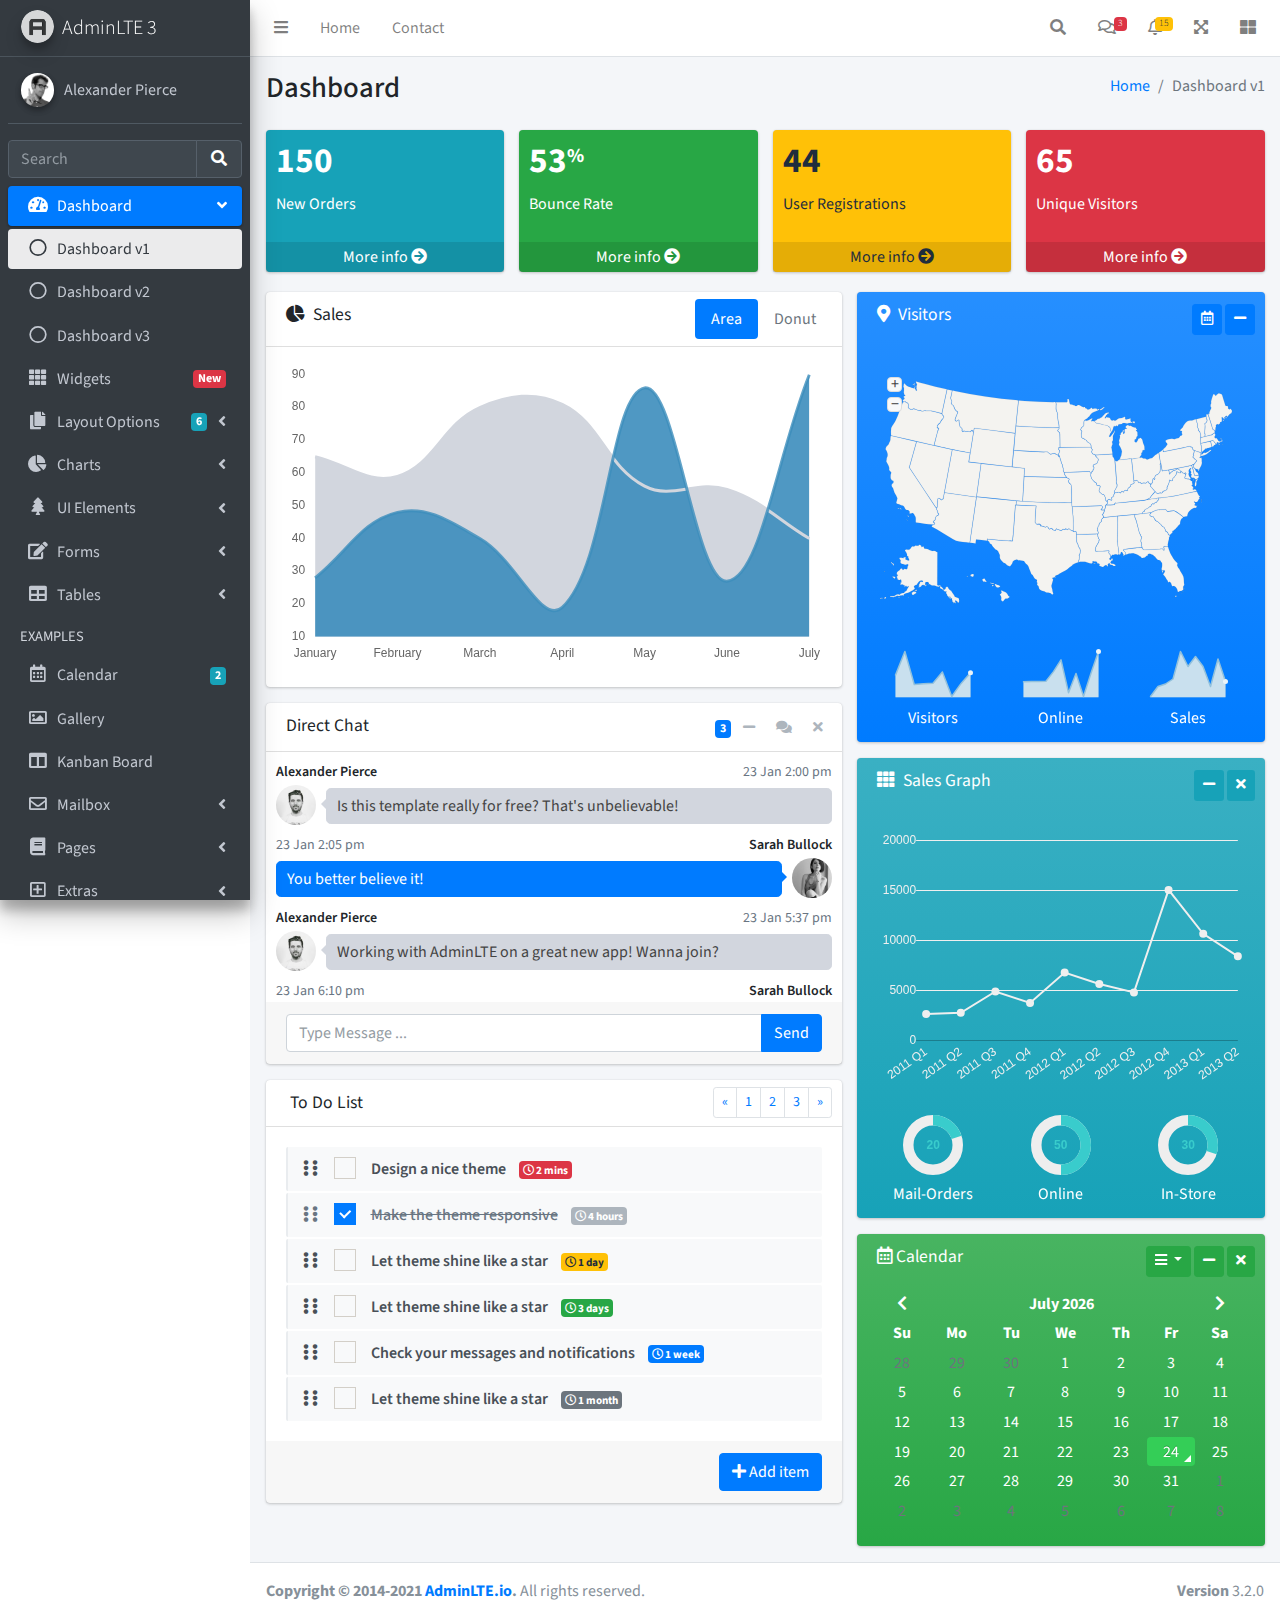
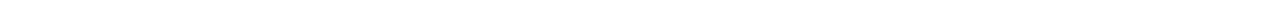
<file: public/templeates/AdminLTE-3.2.0/index.html>
<!DOCTYPE html>
<html lang="en">
<head>
  <meta charset="utf-8">
  <meta name="viewport" content="width=device-width, initial-scale=1">
  <title>AdminLTE 3 | Dashboard</title>

  <!-- Google Font: Source Sans Pro -->
  <link rel="stylesheet" href="https://fonts.googleapis.com/css?family=Source+Sans+Pro:300,400,400i,700&display=fallback">
  <!-- Font Awesome -->
  <link rel="stylesheet" href="plugins/fontawesome-free/css/all.min.css">
  <!-- Ionicons -->
  <link rel="stylesheet" href="https://code.ionicframework.com/ionicons/2.0.1/css/ionicons.min.css">
  <!-- Tempusdominus Bootstrap 4 -->
  <link rel="stylesheet" href="plugins/tempusdominus-bootstrap-4/css/tempusdominus-bootstrap-4.min.css">
  <!-- iCheck -->
  <link rel="stylesheet" href="plugins/icheck-bootstrap/icheck-bootstrap.min.css">
  <!-- JQVMap -->
  <link rel="stylesheet" href="plugins/jqvmap/jqvmap.min.css">
  <!-- Theme style -->
  <link rel="stylesheet" href="dist/css/adminlte.min.css">
  <!-- overlayScrollbars -->
  <link rel="stylesheet" href="plugins/overlayScrollbars/css/OverlayScrollbars.min.css">
  <!-- Daterange picker -->
  <link rel="stylesheet" href="plugins/daterangepicker/daterangepicker.css">
  <!-- summernote -->
  <link rel="stylesheet" href="plugins/summernote/summernote-bs4.min.css">
</head>
<body class="hold-transition sidebar-mini layout-fixed">
<div class="wrapper">

  <!-- Preloader -->
  <div class="preloader flex-column justify-content-center align-items-center">
    <img class="animation__shake" src="dist/img/AdminLTELogo.png" alt="AdminLTELogo" height="60" width="60">
  </div>

  <!-- Navbar -->
  <nav class="main-header navbar navbar-expand navbar-white navbar-light">
    <!-- Left navbar links -->
    <ul class="navbar-nav">
      <li class="nav-item">
        <a class="nav-link" data-widget="pushmenu" href="#" role="button"><i class="fas fa-bars"></i></a>
      </li>
      <li class="nav-item d-none d-sm-inline-block">
        <a href="index3.html" class="nav-link">Home</a>
      </li>
      <li class="nav-item d-none d-sm-inline-block">
        <a href="#" class="nav-link">Contact</a>
      </li>
    </ul>

    <!-- Right navbar links -->
    <ul class="navbar-nav ml-auto">
      <!-- Navbar Search -->
      <li class="nav-item">
        <a class="nav-link" data-widget="navbar-search" href="#" role="button">
          <i class="fas fa-search"></i>
        </a>
        <div class="navbar-search-block">
          <form class="form-inline">
            <div class="input-group input-group-sm">
              <input class="form-control form-control-navbar" type="search" placeholder="Search" aria-label="Search">
              <div class="input-group-append">
                <button class="btn btn-navbar" type="submit">
                  <i class="fas fa-search"></i>
                </button>
                <button class="btn btn-navbar" type="button" data-widget="navbar-search">
                  <i class="fas fa-times"></i>
                </button>
              </div>
            </div>
          </form>
        </div>
      </li>

      <!-- Messages Dropdown Menu -->
      <li class="nav-item dropdown">
        <a class="nav-link" data-toggle="dropdown" href="#">
          <i class="far fa-comments"></i>
          <span class="badge badge-danger navbar-badge">3</span>
        </a>
        <div class="dropdown-menu dropdown-menu-lg dropdown-menu-right">
          <a href="#" class="dropdown-item">
            <!-- Message Start -->
            <div class="media">
              <img src="dist/img/user1-128x128.jpg" alt="User Avatar" class="img-size-50 mr-3 img-circle">
              <div class="media-body">
                <h3 class="dropdown-item-title">
                  Brad Diesel
                  <span class="float-right text-sm text-danger"><i class="fas fa-star"></i></span>
                </h3>
                <p class="text-sm">Call me whenever you can...</p>
                <p class="text-sm text-muted"><i class="far fa-clock mr-1"></i> 4 Hours Ago</p>
              </div>
            </div>
            <!-- Message End -->
          </a>
          <div class="dropdown-divider"></div>
          <a href="#" class="dropdown-item">
            <!-- Message Start -->
            <div class="media">
              <img src="dist/img/user8-128x128.jpg" alt="User Avatar" class="img-size-50 img-circle mr-3">
              <div class="media-body">
                <h3 class="dropdown-item-title">
                  John Pierce
                  <span class="float-right text-sm text-muted"><i class="fas fa-star"></i></span>
                </h3>
                <p class="text-sm">I got your message bro</p>
                <p class="text-sm text-muted"><i class="far fa-clock mr-1"></i> 4 Hours Ago</p>
              </div>
            </div>
            <!-- Message End -->
          </a>
          <div class="dropdown-divider"></div>
          <a href="#" class="dropdown-item">
            <!-- Message Start -->
            <div class="media">
              <img src="dist/img/user3-128x128.jpg" alt="User Avatar" class="img-size-50 img-circle mr-3">
              <div class="media-body">
                <h3 class="dropdown-item-title">
                  Nora Silvester
                  <span class="float-right text-sm text-warning"><i class="fas fa-star"></i></span>
                </h3>
                <p class="text-sm">The subject goes here</p>
                <p class="text-sm text-muted"><i class="far fa-clock mr-1"></i> 4 Hours Ago</p>
              </div>
            </div>
            <!-- Message End -->
          </a>
          <div class="dropdown-divider"></div>
          <a href="#" class="dropdown-item dropdown-footer">See All Messages</a>
        </div>
      </li>
      <!-- Notifications Dropdown Menu -->
      <li class="nav-item dropdown">
        <a class="nav-link" data-toggle="dropdown" href="#">
          <i class="far fa-bell"></i>
          <span class="badge badge-warning navbar-badge">15</span>
        </a>
        <div class="dropdown-menu dropdown-menu-lg dropdown-menu-right">
          <span class="dropdown-item dropdown-header">15 Notifications</span>
          <div class="dropdown-divider"></div>
          <a href="#" class="dropdown-item">
            <i class="fas fa-envelope mr-2"></i> 4 new messages
            <span class="float-right text-muted text-sm">3 mins</span>
          </a>
          <div class="dropdown-divider"></div>
          <a href="#" class="dropdown-item">
            <i class="fas fa-users mr-2"></i> 8 friend requests
            <span class="float-right text-muted text-sm">12 hours</span>
          </a>
          <div class="dropdown-divider"></div>
          <a href="#" class="dropdown-item">
            <i class="fas fa-file mr-2"></i> 3 new reports
            <span class="float-right text-muted text-sm">2 days</span>
          </a>
          <div class="dropdown-divider"></div>
          <a href="#" class="dropdown-item dropdown-footer">See All Notifications</a>
        </div>
      </li>
      <li class="nav-item">
        <a class="nav-link" data-widget="fullscreen" href="#" role="button">
          <i class="fas fa-expand-arrows-alt"></i>
        </a>
      </li>
      <li class="nav-item">
        <a class="nav-link" data-widget="control-sidebar" data-controlsidebar-slide="true" href="#" role="button">
          <i class="fas fa-th-large"></i>
        </a>
      </li>
    </ul>
  </nav>
  <!-- /.navbar -->

  <!-- Main Sidebar Container -->
  <aside class="main-sidebar sidebar-dark-primary elevation-4">
    <!-- Brand Logo -->
    <a href="index3.html" class="brand-link">
      <img src="dist/img/AdminLTELogo.png" alt="AdminLTE Logo" class="brand-image img-circle elevation-3" style="opacity: .8">
      <span class="brand-text font-weight-light">AdminLTE 3</span>
    </a>

    <!-- Sidebar -->
    <div class="sidebar">
      <!-- Sidebar user panel (optional) -->
      <div class="user-panel mt-3 pb-3 mb-3 d-flex">
        <div class="image">
          <img src="dist/img/user2-160x160.jpg" class="img-circle elevation-2" alt="User Image">
        </div>
        <div class="info">
          <a href="#" class="d-block">Alexander Pierce</a>
        </div>
      </div>

      <!-- SidebarSearch Form -->
      <div class="form-inline">
        <div class="input-group" data-widget="sidebar-search">
          <input class="form-control form-control-sidebar" type="search" placeholder="Search" aria-label="Search">
          <div class="input-group-append">
            <button class="btn btn-sidebar">
              <i class="fas fa-search fa-fw"></i>
            </button>
          </div>
        </div>
      </div>

      <!-- Sidebar Menu -->
      <nav class="mt-2">
        <ul class="nav nav-pills nav-sidebar flex-column" data-widget="treeview" role="menu" data-accordion="false">
          <!-- Add icons to the links using the .nav-icon class
               with font-awesome or any other icon font library -->
          <li class="nav-item menu-open">
            <a href="#" class="nav-link active">
              <i class="nav-icon fas fa-tachometer-alt"></i>
              <p>
                Dashboard
                <i class="right fas fa-angle-left"></i>
              </p>
            </a>
            <ul class="nav nav-treeview">
              <li class="nav-item">
                <a href="./index.html" class="nav-link active">
                  <i class="far fa-circle nav-icon"></i>
                  <p>Dashboard v1</p>
                </a>
              </li>
              <li class="nav-item">
                <a href="./index2.html" class="nav-link">
                  <i class="far fa-circle nav-icon"></i>
                  <p>Dashboard v2</p>
                </a>
              </li>
              <li class="nav-item">
                <a href="./index3.html" class="nav-link">
                  <i class="far fa-circle nav-icon"></i>
                  <p>Dashboard v3</p>
                </a>
              </li>
            </ul>
          </li>
          <li class="nav-item">
            <a href="pages/widgets.html" class="nav-link">
              <i class="nav-icon fas fa-th"></i>
              <p>
                Widgets
                <span class="right badge badge-danger">New</span>
              </p>
            </a>
          </li>
          <li class="nav-item">
            <a href="#" class="nav-link">
              <i class="nav-icon fas fa-copy"></i>
              <p>
                Layout Options
                <i class="fas fa-angle-left right"></i>
                <span class="badge badge-info right">6</span>
              </p>
            </a>
            <ul class="nav nav-treeview">
              <li class="nav-item">
                <a href="pages/layout/top-nav.html" class="nav-link">
                  <i class="far fa-circle nav-icon"></i>
                  <p>Top Navigation</p>
                </a>
              </li>
              <li class="nav-item">
                <a href="pages/layout/top-nav-sidebar.html" class="nav-link">
                  <i class="far fa-circle nav-icon"></i>
                  <p>Top Navigation + Sidebar</p>
                </a>
              </li>
              <li class="nav-item">
                <a href="pages/layout/boxed.html" class="nav-link">
                  <i class="far fa-circle nav-icon"></i>
                  <p>Boxed</p>
                </a>
              </li>
              <li class="nav-item">
                <a href="pages/layout/fixed-sidebar.html" class="nav-link">
                  <i class="far fa-circle nav-icon"></i>
                  <p>Fixed Sidebar</p>
                </a>
              </li>
              <li class="nav-item">
                <a href="pages/layout/fixed-sidebar-custom.html" class="nav-link">
                  <i class="far fa-circle nav-icon"></i>
                  <p>Fixed Sidebar <small>+ Custom Area</small></p>
                </a>
              </li>
              <li class="nav-item">
                <a href="pages/layout/fixed-topnav.html" class="nav-link">
                  <i class="far fa-circle nav-icon"></i>
                  <p>Fixed Navbar</p>
                </a>
              </li>
              <li class="nav-item">
                <a href="pages/layout/fixed-footer.html" class="nav-link">
                  <i class="far fa-circle nav-icon"></i>
                  <p>Fixed Footer</p>
                </a>
              </li>
              <li class="nav-item">
                <a href="pages/layout/collapsed-sidebar.html" class="nav-link">
                  <i class="far fa-circle nav-icon"></i>
                  <p>Collapsed Sidebar</p>
                </a>
              </li>
            </ul>
          </li>
          <li class="nav-item">
            <a href="#" class="nav-link">
              <i class="nav-icon fas fa-chart-pie"></i>
              <p>
                Charts
                <i class="right fas fa-angle-left"></i>
              </p>
            </a>
            <ul class="nav nav-treeview">
              <li class="nav-item">
                <a href="pages/charts/chartjs.html" class="nav-link">
                  <i class="far fa-circle nav-icon"></i>
                  <p>ChartJS</p>
                </a>
              </li>
              <li class="nav-item">
                <a href="pages/charts/flot.html" class="nav-link">
                  <i class="far fa-circle nav-icon"></i>
                  <p>Flot</p>
                </a>
              </li>
              <li class="nav-item">
                <a href="pages/charts/inline.html" class="nav-link">
                  <i class="far fa-circle nav-icon"></i>
                  <p>Inline</p>
                </a>
              </li>
              <li class="nav-item">
                <a href="pages/charts/uplot.html" class="nav-link">
                  <i class="far fa-circle nav-icon"></i>
                  <p>uPlot</p>
                </a>
              </li>
            </ul>
          </li>
          <li class="nav-item">
            <a href="#" class="nav-link">
              <i class="nav-icon fas fa-tree"></i>
              <p>
                UI Elements
                <i class="fas fa-angle-left right"></i>
              </p>
            </a>
            <ul class="nav nav-treeview">
              <li class="nav-item">
                <a href="pages/UI/general.html" class="nav-link">
                  <i class="far fa-circle nav-icon"></i>
                  <p>General</p>
                </a>
              </li>
              <li class="nav-item">
                <a href="pages/UI/icons.html" class="nav-link">
                  <i class="far fa-circle nav-icon"></i>
                  <p>Icons</p>
                </a>
              </li>
              <li class="nav-item">
                <a href="pages/UI/buttons.html" class="nav-link">
                  <i class="far fa-circle nav-icon"></i>
                  <p>Buttons</p>
                </a>
              </li>
              <li class="nav-item">
                <a href="pages/UI/sliders.html" class="nav-link">
                  <i class="far fa-circle nav-icon"></i>
                  <p>Sliders</p>
                </a>
              </li>
              <li class="nav-item">
                <a href="pages/UI/modals.html" class="nav-link">
                  <i class="far fa-circle nav-icon"></i>
                  <p>Modals & Alerts</p>
                </a>
              </li>
              <li class="nav-item">
                <a href="pages/UI/navbar.html" class="nav-link">
                  <i class="far fa-circle nav-icon"></i>
                  <p>Navbar & Tabs</p>
                </a>
              </li>
              <li class="nav-item">
                <a href="pages/UI/timeline.html" class="nav-link">
                  <i class="far fa-circle nav-icon"></i>
                  <p>Timeline</p>
                </a>
              </li>
              <li class="nav-item">
                <a href="pages/UI/ribbons.html" class="nav-link">
                  <i class="far fa-circle nav-icon"></i>
                  <p>Ribbons</p>
                </a>
              </li>
            </ul>
          </li>
          <li class="nav-item">
            <a href="#" class="nav-link">
              <i class="nav-icon fas fa-edit"></i>
              <p>
                Forms
                <i class="fas fa-angle-left right"></i>
              </p>
            </a>
            <ul class="nav nav-treeview">
              <li class="nav-item">
                <a href="pages/forms/general.html" class="nav-link">
                  <i class="far fa-circle nav-icon"></i>
                  <p>General Elements</p>
                </a>
              </li>
              <li class="nav-item">
                <a href="pages/forms/advanced.html" class="nav-link">
                  <i class="far fa-circle nav-icon"></i>
                  <p>Advanced Elements</p>
                </a>
              </li>
              <li class="nav-item">
                <a href="pages/forms/editors.html" class="nav-link">
                  <i class="far fa-circle nav-icon"></i>
                  <p>Editors</p>
                </a>
              </li>
              <li class="nav-item">
                <a href="pages/forms/validation.html" class="nav-link">
                  <i class="far fa-circle nav-icon"></i>
                  <p>Validation</p>
                </a>
              </li>
            </ul>
          </li>
          <li class="nav-item">
            <a href="#" class="nav-link">
              <i class="nav-icon fas fa-table"></i>
              <p>
                Tables
                <i class="fas fa-angle-left right"></i>
              </p>
            </a>
            <ul class="nav nav-treeview">
              <li class="nav-item">
                <a href="pages/tables/simple.html" class="nav-link">
                  <i class="far fa-circle nav-icon"></i>
                  <p>Simple Tables</p>
                </a>
              </li>
              <li class="nav-item">
                <a href="pages/tables/data.html" class="nav-link">
                  <i class="far fa-circle nav-icon"></i>
                  <p>DataTables</p>
                </a>
              </li>
              <li class="nav-item">
                <a href="pages/tables/jsgrid.html" class="nav-link">
                  <i class="far fa-circle nav-icon"></i>
                  <p>jsGrid</p>
                </a>
              </li>
            </ul>
          </li>
          <li class="nav-header">EXAMPLES</li>
          <li class="nav-item">
            <a href="pages/calendar.html" class="nav-link">
              <i class="nav-icon far fa-calendar-alt"></i>
              <p>
                Calendar
                <span class="badge badge-info right">2</span>
              </p>
            </a>
          </li>
          <li class="nav-item">
            <a href="pages/gallery.html" class="nav-link">
              <i class="nav-icon far fa-image"></i>
              <p>
                Gallery
              </p>
            </a>
          </li>
          <li class="nav-item">
            <a href="pages/kanban.html" class="nav-link">
              <i class="nav-icon fas fa-columns"></i>
              <p>
                Kanban Board
              </p>
            </a>
          </li>
          <li class="nav-item">
            <a href="#" class="nav-link">
              <i class="nav-icon far fa-envelope"></i>
              <p>
                Mailbox
                <i class="fas fa-angle-left right"></i>
              </p>
            </a>
            <ul class="nav nav-treeview">
              <li class="nav-item">
                <a href="pages/mailbox/mailbox.html" class="nav-link">
                  <i class="far fa-circle nav-icon"></i>
                  <p>Inbox</p>
                </a>
              </li>
              <li class="nav-item">
                <a href="pages/mailbox/compose.html" class="nav-link">
                  <i class="far fa-circle nav-icon"></i>
                  <p>Compose</p>
                </a>
              </li>
              <li class="nav-item">
                <a href="pages/mailbox/read-mail.html" class="nav-link">
                  <i class="far fa-circle nav-icon"></i>
                  <p>Read</p>
                </a>
              </li>
            </ul>
          </li>
          <li class="nav-item">
            <a href="#" class="nav-link">
              <i class="nav-icon fas fa-book"></i>
              <p>
                Pages
                <i class="fas fa-angle-left right"></i>
              </p>
            </a>
            <ul class="nav nav-treeview">
              <li class="nav-item">
                <a href="pages/examples/invoice.html" class="nav-link">
                  <i class="far fa-circle nav-icon"></i>
                  <p>Invoice</p>
                </a>
              </li>
              <li class="nav-item">
                <a href="pages/examples/profile.html" class="nav-link">
                  <i class="far fa-circle nav-icon"></i>
                  <p>Profile</p>
                </a>
              </li>
              <li class="nav-item">
                <a href="pages/examples/e-commerce.html" class="nav-link">
                  <i class="far fa-circle nav-icon"></i>
                  <p>E-commerce</p>
                </a>
              </li>
              <li class="nav-item">
                <a href="pages/examples/projects.html" class="nav-link">
                  <i class="far fa-circle nav-icon"></i>
                  <p>Projects</p>
                </a>
              </li>
              <li class="nav-item">
                <a href="pages/examples/project-add.html" class="nav-link">
                  <i class="far fa-circle nav-icon"></i>
                  <p>Project Add</p>
                </a>
              </li>
              <li class="nav-item">
                <a href="pages/examples/project-edit.html" class="nav-link">
                  <i class="far fa-circle nav-icon"></i>
                  <p>Project Edit</p>
                </a>
              </li>
              <li class="nav-item">
                <a href="pages/examples/project-detail.html" class="nav-link">
                  <i class="far fa-circle nav-icon"></i>
                  <p>Project Detail</p>
                </a>
              </li>
              <li class="nav-item">
                <a href="pages/examples/contacts.html" class="nav-link">
                  <i class="far fa-circle nav-icon"></i>
                  <p>Contacts</p>
                </a>
              </li>
              <li class="nav-item">
                <a href="pages/examples/faq.html" class="nav-link">
                  <i class="far fa-circle nav-icon"></i>
                  <p>FAQ</p>
                </a>
              </li>
              <li class="nav-item">
                <a href="pages/examples/contact-us.html" class="nav-link">
                  <i class="far fa-circle nav-icon"></i>
                  <p>Contact us</p>
                </a>
              </li>
            </ul>
          </li>
          <li class="nav-item">
            <a href="#" class="nav-link">
              <i class="nav-icon far fa-plus-square"></i>
              <p>
                Extras
                <i class="fas fa-angle-left right"></i>
              </p>
            </a>
            <ul class="nav nav-treeview">
              <li class="nav-item">
                <a href="#" class="nav-link">
                  <i class="far fa-circle nav-icon"></i>
                  <p>
                    Login & Register v1
                    <i class="fas fa-angle-left right"></i>
                  </p>
                </a>
                <ul class="nav nav-treeview">
                  <li class="nav-item">
                    <a href="pages/examples/login.html" class="nav-link">
                      <i class="far fa-circle nav-icon"></i>
                      <p>Login v1</p>
                    </a>
                  </li>
                  <li class="nav-item">
                    <a href="pages/examples/register.html" class="nav-link">
                      <i class="far fa-circle nav-icon"></i>
                      <p>Register v1</p>
                    </a>
                  </li>
                  <li class="nav-item">
                    <a href="pages/examples/forgot-password.html" class="nav-link">
                      <i class="far fa-circle nav-icon"></i>
                      <p>Forgot Password v1</p>
                    </a>
                  </li>
                  <li class="nav-item">
                    <a href="pages/examples/recover-password.html" class="nav-link">
                      <i class="far fa-circle nav-icon"></i>
                      <p>Recover Password v1</p>
                    </a>
                  </li>
                </ul>
              </li>
              <li class="nav-item">
                <a href="#" class="nav-link">
                  <i class="far fa-circle nav-icon"></i>
                  <p>
                    Login & Register v2
                    <i class="fas fa-angle-left right"></i>
                  </p>
                </a>
                <ul class="nav nav-treeview">
                  <li class="nav-item">
                    <a href="pages/examples/login-v2.html" class="nav-link">
                      <i class="far fa-circle nav-icon"></i>
                      <p>Login v2</p>
                    </a>
                  </li>
                  <li class="nav-item">
                    <a href="pages/examples/register-v2.html" class="nav-link">
                      <i class="far fa-circle nav-icon"></i>
                      <p>Register v2</p>
                    </a>
                  </li>
                  <li class="nav-item">
                    <a href="pages/examples/forgot-password-v2.html" class="nav-link">
                      <i class="far fa-circle nav-icon"></i>
                      <p>Forgot Password v2</p>
                    </a>
                  </li>
                  <li class="nav-item">
                    <a href="pages/examples/recover-password-v2.html" class="nav-link">
                      <i class="far fa-circle nav-icon"></i>
                      <p>Recover Password v2</p>
                    </a>
                  </li>
                </ul>
              </li>
              <li class="nav-item">
                <a href="pages/examples/lockscreen.html" class="nav-link">
                  <i class="far fa-circle nav-icon"></i>
                  <p>Lockscreen</p>
                </a>
              </li>
              <li class="nav-item">
                <a href="pages/examples/legacy-user-menu.html" class="nav-link">
                  <i class="far fa-circle nav-icon"></i>
                  <p>Legacy User Menu</p>
                </a>
              </li>
              <li class="nav-item">
                <a href="pages/examples/language-menu.html" class="nav-link">
                  <i class="far fa-circle nav-icon"></i>
                  <p>Language Menu</p>
                </a>
              </li>
              <li class="nav-item">
                <a href="pages/examples/404.html" class="nav-link">
                  <i class="far fa-circle nav-icon"></i>
                  <p>Error 404</p>
                </a>
              </li>
              <li class="nav-item">
                <a href="pages/examples/500.html" class="nav-link">
                  <i class="far fa-circle nav-icon"></i>
                  <p>Error 500</p>
                </a>
              </li>
              <li class="nav-item">
                <a href="pages/examples/pace.html" class="nav-link">
                  <i class="far fa-circle nav-icon"></i>
                  <p>Pace</p>
                </a>
              </li>
              <li class="nav-item">
                <a href="pages/examples/blank.html" class="nav-link">
                  <i class="far fa-circle nav-icon"></i>
                  <p>Blank Page</p>
                </a>
              </li>
              <li class="nav-item">
                <a href="starter.html" class="nav-link">
                  <i class="far fa-circle nav-icon"></i>
                  <p>Starter Page</p>
                </a>
              </li>
            </ul>
          </li>
          <li class="nav-item">
            <a href="#" class="nav-link">
              <i class="nav-icon fas fa-search"></i>
              <p>
                Search
                <i class="fas fa-angle-left right"></i>
              </p>
            </a>
            <ul class="nav nav-treeview">
              <li class="nav-item">
                <a href="pages/search/simple.html" class="nav-link">
                  <i class="far fa-circle nav-icon"></i>
                  <p>Simple Search</p>
                </a>
              </li>
              <li class="nav-item">
                <a href="pages/search/enhanced.html" class="nav-link">
                  <i class="far fa-circle nav-icon"></i>
                  <p>Enhanced</p>
                </a>
              </li>
            </ul>
          </li>
          <li class="nav-header">MISCELLANEOUS</li>
          <li class="nav-item">
            <a href="iframe.html" class="nav-link">
              <i class="nav-icon fas fa-ellipsis-h"></i>
              <p>Tabbed IFrame Plugin</p>
            </a>
          </li>
          <li class="nav-item">
            <a href="https://adminlte.io/docs/3.1/" class="nav-link">
              <i class="nav-icon fas fa-file"></i>
              <p>Documentation</p>
            </a>
          </li>
          <li class="nav-header">MULTI LEVEL EXAMPLE</li>
          <li class="nav-item">
            <a href="#" class="nav-link">
              <i class="fas fa-circle nav-icon"></i>
              <p>Level 1</p>
            </a>
          </li>
          <li class="nav-item">
            <a href="#" class="nav-link">
              <i class="nav-icon fas fa-circle"></i>
              <p>
                Level 1
                <i class="right fas fa-angle-left"></i>
              </p>
            </a>
            <ul class="nav nav-treeview">
              <li class="nav-item">
                <a href="#" class="nav-link">
                  <i class="far fa-circle nav-icon"></i>
                  <p>Level 2</p>
                </a>
              </li>
              <li class="nav-item">
                <a href="#" class="nav-link">
                  <i class="far fa-circle nav-icon"></i>
                  <p>
                    Level 2
                    <i class="right fas fa-angle-left"></i>
                  </p>
                </a>
                <ul class="nav nav-treeview">
                  <li class="nav-item">
                    <a href="#" class="nav-link">
                      <i class="far fa-dot-circle nav-icon"></i>
                      <p>Level 3</p>
                    </a>
                  </li>
                  <li class="nav-item">
                    <a href="#" class="nav-link">
                      <i class="far fa-dot-circle nav-icon"></i>
                      <p>Level 3</p>
                    </a>
                  </li>
                  <li class="nav-item">
                    <a href="#" class="nav-link">
                      <i class="far fa-dot-circle nav-icon"></i>
                      <p>Level 3</p>
                    </a>
                  </li>
                </ul>
              </li>
              <li class="nav-item">
                <a href="#" class="nav-link">
                  <i class="far fa-circle nav-icon"></i>
                  <p>Level 2</p>
                </a>
              </li>
            </ul>
          </li>
          <li class="nav-item">
            <a href="#" class="nav-link">
              <i class="fas fa-circle nav-icon"></i>
              <p>Level 1</p>
            </a>
          </li>
          <li class="nav-header">LABELS</li>
          <li class="nav-item">
            <a href="#" class="nav-link">
              <i class="nav-icon far fa-circle text-danger"></i>
              <p class="text">Important</p>
            </a>
          </li>
          <li class="nav-item">
            <a href="#" class="nav-link">
              <i class="nav-icon far fa-circle text-warning"></i>
              <p>Warning</p>
            </a>
          </li>
          <li class="nav-item">
            <a href="#" class="nav-link">
              <i class="nav-icon far fa-circle text-info"></i>
              <p>Informational</p>
            </a>
          </li>
        </ul>
      </nav>
      <!-- /.sidebar-menu -->
    </div>
    <!-- /.sidebar -->
  </aside>

  <!-- Content Wrapper. Contains page content -->
  <div class="content-wrapper">
    <!-- Content Header (Page header) -->
    <div class="content-header">
      <div class="container-fluid">
        <div class="row mb-2">
          <div class="col-sm-6">
            <h1 class="m-0">Dashboard</h1>
          </div><!-- /.col -->
          <div class="col-sm-6">
            <ol class="breadcrumb float-sm-right">
              <li class="breadcrumb-item"><a href="#">Home</a></li>
              <li class="breadcrumb-item active">Dashboard v1</li>
            </ol>
          </div><!-- /.col -->
        </div><!-- /.row -->
      </div><!-- /.container-fluid -->
    </div>
    <!-- /.content-header -->

    <!-- Main content -->
    <section class="content">
      <div class="container-fluid">
        <!-- Small boxes (Stat box) -->
        <div class="row">
          <div class="col-lg-3 col-6">
            <!-- small box -->
            <div class="small-box bg-info">
              <div class="inner">
                <h3>150</h3>

                <p>New Orders</p>
              </div>
              <div class="icon">
                <i class="ion ion-bag"></i>
              </div>
              <a href="#" class="small-box-footer">More info <i class="fas fa-arrow-circle-right"></i></a>
            </div>
          </div>
          <!-- ./col -->
          <div class="col-lg-3 col-6">
            <!-- small box -->
            <div class="small-box bg-success">
              <div class="inner">
                <h3>53<sup style="font-size: 20px">%</sup></h3>

                <p>Bounce Rate</p>
              </div>
              <div class="icon">
                <i class="ion ion-stats-bars"></i>
              </div>
              <a href="#" class="small-box-footer">More info <i class="fas fa-arrow-circle-right"></i></a>
            </div>
          </div>
          <!-- ./col -->
          <div class="col-lg-3 col-6">
            <!-- small box -->
            <div class="small-box bg-warning">
              <div class="inner">
                <h3>44</h3>

                <p>User Registrations</p>
              </div>
              <div class="icon">
                <i class="ion ion-person-add"></i>
              </div>
              <a href="#" class="small-box-footer">More info <i class="fas fa-arrow-circle-right"></i></a>
            </div>
          </div>
          <!-- ./col -->
          <div class="col-lg-3 col-6">
            <!-- small box -->
            <div class="small-box bg-danger">
              <div class="inner">
                <h3>65</h3>

                <p>Unique Visitors</p>
              </div>
              <div class="icon">
                <i class="ion ion-pie-graph"></i>
              </div>
              <a href="#" class="small-box-footer">More info <i class="fas fa-arrow-circle-right"></i></a>
            </div>
          </div>
          <!-- ./col -->
        </div>
        <!-- /.row -->
        <!-- Main row -->
        <div class="row">
          <!-- Left col -->
          <section class="col-lg-7 connectedSortable">
            <!-- Custom tabs (Charts with tabs)-->
            <div class="card">
              <div class="card-header">
                <h3 class="card-title">
                  <i class="fas fa-chart-pie mr-1"></i>
                  Sales
                </h3>
                <div class="card-tools">
                  <ul class="nav nav-pills ml-auto">
                    <li class="nav-item">
                      <a class="nav-link active" href="#revenue-chart" data-toggle="tab">Area</a>
                    </li>
                    <li class="nav-item">
                      <a class="nav-link" href="#sales-chart" data-toggle="tab">Donut</a>
                    </li>
                  </ul>
                </div>
              </div><!-- /.card-header -->
              <div class="card-body">
                <div class="tab-content p-0">
                  <!-- Morris chart - Sales -->
                  <div class="chart tab-pane active" id="revenue-chart"
                       style="position: relative; height: 300px;">
                      <canvas id="revenue-chart-canvas" height="300" style="height: 300px;"></canvas>
                   </div>
                  <div class="chart tab-pane" id="sales-chart" style="position: relative; height: 300px;">
                    <canvas id="sales-chart-canvas" height="300" style="height: 300px;"></canvas>
                  </div>
                </div>
              </div><!-- /.card-body -->
            </div>
            <!-- /.card -->

            <!-- DIRECT CHAT -->
            <div class="card direct-chat direct-chat-primary">
              <div class="card-header">
                <h3 class="card-title">Direct Chat</h3>

                <div class="card-tools">
                  <span title="3 New Messages" class="badge badge-primary">3</span>
                  <button type="button" class="btn btn-tool" data-card-widget="collapse">
                    <i class="fas fa-minus"></i>
                  </button>
                  <button type="button" class="btn btn-tool" title="Contacts" data-widget="chat-pane-toggle">
                    <i class="fas fa-comments"></i>
                  </button>
                  <button type="button" class="btn btn-tool" data-card-widget="remove">
                    <i class="fas fa-times"></i>
                  </button>
                </div>
              </div>
              <!-- /.card-header -->
              <div class="card-body">
                <!-- Conversations are loaded here -->
                <div class="direct-chat-messages">
                  <!-- Message. Default to the left -->
                  <div class="direct-chat-msg">
                    <div class="direct-chat-infos clearfix">
                      <span class="direct-chat-name float-left">Alexander Pierce</span>
                      <span class="direct-chat-timestamp float-right">23 Jan 2:00 pm</span>
                    </div>
                    <!-- /.direct-chat-infos -->
                    <img class="direct-chat-img" src="dist/img/user1-128x128.jpg" alt="message user image">
                    <!-- /.direct-chat-img -->
                    <div class="direct-chat-text">
                      Is this template really for free? That's unbelievable!
                    </div>
                    <!-- /.direct-chat-text -->
                  </div>
                  <!-- /.direct-chat-msg -->

                  <!-- Message to the right -->
                  <div class="direct-chat-msg right">
                    <div class="direct-chat-infos clearfix">
                      <span class="direct-chat-name float-right">Sarah Bullock</span>
                      <span class="direct-chat-timestamp float-left">23 Jan 2:05 pm</span>
                    </div>
                    <!-- /.direct-chat-infos -->
                    <img class="direct-chat-img" src="dist/img/user3-128x128.jpg" alt="message user image">
                    <!-- /.direct-chat-img -->
                    <div class="direct-chat-text">
                      You better believe it!
                    </div>
                    <!-- /.direct-chat-text -->
                  </div>
                  <!-- /.direct-chat-msg -->

                  <!-- Message. Default to the left -->
                  <div class="direct-chat-msg">
                    <div class="direct-chat-infos clearfix">
                      <span class="direct-chat-name float-left">Alexander Pierce</span>
                      <span class="direct-chat-timestamp float-right">23 Jan 5:37 pm</span>
                    </div>
                    <!-- /.direct-chat-infos -->
                    <img class="direct-chat-img" src="dist/img/user1-128x128.jpg" alt="message user image">
                    <!-- /.direct-chat-img -->
                    <div class="direct-chat-text">
                      Working with AdminLTE on a great new app! Wanna join?
                    </div>
                    <!-- /.direct-chat-text -->
                  </div>
                  <!-- /.direct-chat-msg -->

                  <!-- Message to the right -->
                  <div class="direct-chat-msg right">
                    <div class="direct-chat-infos clearfix">
                      <span class="direct-chat-name float-right">Sarah Bullock</span>
                      <span class="direct-chat-timestamp float-left">23 Jan 6:10 pm</span>
                    </div>
                    <!-- /.direct-chat-infos -->
                    <img class="direct-chat-img" src="dist/img/user3-128x128.jpg" alt="message user image">
                    <!-- /.direct-chat-img -->
                    <div class="direct-chat-text">
                      I would love to.
                    </div>
                    <!-- /.direct-chat-text -->
                  </div>
                  <!-- /.direct-chat-msg -->

                </div>
                <!--/.direct-chat-messages-->

                <!-- Contacts are loaded here -->
                <div class="direct-chat-contacts">
                  <ul class="contacts-list">
                    <li>
                      <a href="#">
                        <img class="contacts-list-img" src="dist/img/user1-128x128.jpg" alt="User Avatar">

                        <div class="contacts-list-info">
                          <span class="contacts-list-name">
                            Count Dracula
                            <small class="contacts-list-date float-right">2/28/2015</small>
                          </span>
                          <span class="contacts-list-msg">How have you been? I was...</span>
                        </div>
                        <!-- /.contacts-list-info -->
                      </a>
                    </li>
                    <!-- End Contact Item -->
                    <li>
                      <a href="#">
                        <img class="contacts-list-img" src="dist/img/user7-128x128.jpg" alt="User Avatar">

                        <div class="contacts-list-info">
                          <span class="contacts-list-name">
                            Sarah Doe
                            <small class="contacts-list-date float-right">2/23/2015</small>
                          </span>
                          <span class="contacts-list-msg">I will be waiting for...</span>
                        </div>
                        <!-- /.contacts-list-info -->
                      </a>
                    </li>
                    <!-- End Contact Item -->
                    <li>
                      <a href="#">
                        <img class="contacts-list-img" src="dist/img/user3-128x128.jpg" alt="User Avatar">

                        <div class="contacts-list-info">
                          <span class="contacts-list-name">
                            Nadia Jolie
                            <small class="contacts-list-date float-right">2/20/2015</small>
                          </span>
                          <span class="contacts-list-msg">I'll call you back at...</span>
                        </div>
                        <!-- /.contacts-list-info -->
                      </a>
                    </li>
                    <!-- End Contact Item -->
                    <li>
                      <a href="#">
                        <img class="contacts-list-img" src="dist/img/user5-128x128.jpg" alt="User Avatar">

                        <div class="contacts-list-info">
                          <span class="contacts-list-name">
                            Nora S. Vans
                            <small class="contacts-list-date float-right">2/10/2015</small>
                          </span>
                          <span class="contacts-list-msg">Where is your new...</span>
                        </div>
                        <!-- /.contacts-list-info -->
                      </a>
                    </li>
                    <!-- End Contact Item -->
                    <li>
                      <a href="#">
                        <img class="contacts-list-img" src="dist/img/user6-128x128.jpg" alt="User Avatar">

                        <div class="contacts-list-info">
                          <span class="contacts-list-name">
                            John K.
                            <small class="contacts-list-date float-right">1/27/2015</small>
                          </span>
                          <span class="contacts-list-msg">Can I take a look at...</span>
                        </div>
                        <!-- /.contacts-list-info -->
                      </a>
                    </li>
                    <!-- End Contact Item -->
                    <li>
                      <a href="#">
                        <img class="contacts-list-img" src="dist/img/user8-128x128.jpg" alt="User Avatar">

                        <div class="contacts-list-info">
                          <span class="contacts-list-name">
                            Kenneth M.
                            <small class="contacts-list-date float-right">1/4/2015</small>
                          </span>
                          <span class="contacts-list-msg">Never mind I found...</span>
                        </div>
                        <!-- /.contacts-list-info -->
                      </a>
                    </li>
                    <!-- End Contact Item -->
                  </ul>
                  <!-- /.contacts-list -->
                </div>
                <!-- /.direct-chat-pane -->
              </div>
              <!-- /.card-body -->
              <div class="card-footer">
                <form action="#" method="post">
                  <div class="input-group">
                    <input type="text" name="message" placeholder="Type Message ..." class="form-control">
                    <span class="input-group-append">
                      <button type="button" class="btn btn-primary">Send</button>
                    </span>
                  </div>
                </form>
              </div>
              <!-- /.card-footer-->
            </div>
            <!--/.direct-chat -->

            <!-- TO DO List -->
            <div class="card">
              <div class="card-header">
                <h3 class="card-title">
                  <i class="ion ion-clipboard mr-1"></i>
                  To Do List
                </h3>

                <div class="card-tools">
                  <ul class="pagination pagination-sm">
                    <li class="page-item"><a href="#" class="page-link">&laquo;</a></li>
                    <li class="page-item"><a href="#" class="page-link">1</a></li>
                    <li class="page-item"><a href="#" class="page-link">2</a></li>
                    <li class="page-item"><a href="#" class="page-link">3</a></li>
                    <li class="page-item"><a href="#" class="page-link">&raquo;</a></li>
                  </ul>
                </div>
              </div>
              <!-- /.card-header -->
              <div class="card-body">
                <ul class="todo-list" data-widget="todo-list">
                  <li>
                    <!-- drag handle -->
                    <span class="handle">
                      <i class="fas fa-ellipsis-v"></i>
                      <i class="fas fa-ellipsis-v"></i>
                    </span>
                    <!-- checkbox -->
                    <div  class="icheck-primary d-inline ml-2">
                      <input type="checkbox" value="" name="todo1" id="todoCheck1">
                      <label for="todoCheck1"></label>
                    </div>
                    <!-- todo text -->
                    <span class="text">Design a nice theme</span>
                    <!-- Emphasis label -->
                    <small class="badge badge-danger"><i class="far fa-clock"></i> 2 mins</small>
                    <!-- General tools such as edit or delete-->
                    <div class="tools">
                      <i class="fas fa-edit"></i>
                      <i class="fas fa-trash-o"></i>
                    </div>
                  </li>
                  <li>
                    <span class="handle">
                      <i class="fas fa-ellipsis-v"></i>
                      <i class="fas fa-ellipsis-v"></i>
                    </span>
                    <div  class="icheck-primary d-inline ml-2">
                      <input type="checkbox" value="" name="todo2" id="todoCheck2" checked>
                      <label for="todoCheck2"></label>
                    </div>
                    <span class="text">Make the theme responsive</span>
                    <small class="badge badge-info"><i class="far fa-clock"></i> 4 hours</small>
                    <div class="tools">
                      <i class="fas fa-edit"></i>
                      <i class="fas fa-trash-o"></i>
                    </div>
                  </li>
                  <li>
                    <span class="handle">
                      <i class="fas fa-ellipsis-v"></i>
                      <i class="fas fa-ellipsis-v"></i>
                    </span>
                    <div  class="icheck-primary d-inline ml-2">
                      <input type="checkbox" value="" name="todo3" id="todoCheck3">
                      <label for="todoCheck3"></label>
                    </div>
                    <span class="text">Let theme shine like a star</span>
                    <small class="badge badge-warning"><i class="far fa-clock"></i> 1 day</small>
                    <div class="tools">
                      <i class="fas fa-edit"></i>
                      <i class="fas fa-trash-o"></i>
                    </div>
                  </li>
                  <li>
                    <span class="handle">
                      <i class="fas fa-ellipsis-v"></i>
                      <i class="fas fa-ellipsis-v"></i>
                    </span>
                    <div  class="icheck-primary d-inline ml-2">
                      <input type="checkbox" value="" name="todo4" id="todoCheck4">
                      <label for="todoCheck4"></label>
                    </div>
                    <span class="text">Let theme shine like a star</span>
                    <small class="badge badge-success"><i class="far fa-clock"></i> 3 days</small>
                    <div class="tools">
                      <i class="fas fa-edit"></i>
                      <i class="fas fa-trash-o"></i>
                    </div>
                  </li>
                  <li>
                    <span class="handle">
                      <i class="fas fa-ellipsis-v"></i>
                      <i class="fas fa-ellipsis-v"></i>
                    </span>
                    <div  class="icheck-primary d-inline ml-2">
                      <input type="checkbox" value="" name="todo5" id="todoCheck5">
                      <label for="todoCheck5"></label>
                    </div>
                    <span class="text">Check your messages and notifications</span>
                    <small class="badge badge-primary"><i class="far fa-clock"></i> 1 week</small>
                    <div class="tools">
                      <i class="fas fa-edit"></i>
                      <i class="fas fa-trash-o"></i>
                    </div>
                  </li>
                  <li>
                    <span class="handle">
                      <i class="fas fa-ellipsis-v"></i>
                      <i class="fas fa-ellipsis-v"></i>
                    </span>
                    <div  class="icheck-primary d-inline ml-2">
                      <input type="checkbox" value="" name="todo6" id="todoCheck6">
                      <label for="todoCheck6"></label>
                    </div>
                    <span class="text">Let theme shine like a star</span>
                    <small class="badge badge-secondary"><i class="far fa-clock"></i> 1 month</small>
                    <div class="tools">
                      <i class="fas fa-edit"></i>
                      <i class="fas fa-trash-o"></i>
                    </div>
                  </li>
                </ul>
              </div>
              <!-- /.card-body -->
              <div class="card-footer clearfix">
                <button type="button" class="btn btn-primary float-right"><i class="fas fa-plus"></i> Add item</button>
              </div>
            </div>
            <!-- /.card -->
          </section>
          <!-- /.Left col -->
          <!-- right col (We are only adding the ID to make the widgets sortable)-->
          <section class="col-lg-5 connectedSortable">

            <!-- Map card -->
            <div class="card bg-gradient-primary">
              <div class="card-header border-0">
                <h3 class="card-title">
                  <i class="fas fa-map-marker-alt mr-1"></i>
                  Visitors
                </h3>
                <!-- card tools -->
                <div class="card-tools">
                  <button type="button" class="btn btn-primary btn-sm daterange" title="Date range">
                    <i class="far fa-calendar-alt"></i>
                  </button>
                  <button type="button" class="btn btn-primary btn-sm" data-card-widget="collapse" title="Collapse">
                    <i class="fas fa-minus"></i>
                  </button>
                </div>
                <!-- /.card-tools -->
              </div>
              <div class="card-body">
                <div id="world-map" style="height: 250px; width: 100%;"></div>
              </div>
              <!-- /.card-body-->
              <div class="card-footer bg-transparent">
                <div class="row">
                  <div class="col-4 text-center">
                    <div id="sparkline-1"></div>
                    <div class="text-white">Visitors</div>
                  </div>
                  <!-- ./col -->
                  <div class="col-4 text-center">
                    <div id="sparkline-2"></div>
                    <div class="text-white">Online</div>
                  </div>
                  <!-- ./col -->
                  <div class="col-4 text-center">
                    <div id="sparkline-3"></div>
                    <div class="text-white">Sales</div>
                  </div>
                  <!-- ./col -->
                </div>
                <!-- /.row -->
              </div>
            </div>
            <!-- /.card -->

            <!-- solid sales graph -->
            <div class="card bg-gradient-info">
              <div class="card-header border-0">
                <h3 class="card-title">
                  <i class="fas fa-th mr-1"></i>
                  Sales Graph
                </h3>

                <div class="card-tools">
                  <button type="button" class="btn bg-info btn-sm" data-card-widget="collapse">
                    <i class="fas fa-minus"></i>
                  </button>
                  <button type="button" class="btn bg-info btn-sm" data-card-widget="remove">
                    <i class="fas fa-times"></i>
                  </button>
                </div>
              </div>
              <div class="card-body">
                <canvas class="chart" id="line-chart" style="min-height: 250px; height: 250px; max-height: 250px; max-width: 100%;"></canvas>
              </div>
              <!-- /.card-body -->
              <div class="card-footer bg-transparent">
                <div class="row">
                  <div class="col-4 text-center">
                    <input type="text" class="knob" data-readonly="true" value="20" data-width="60" data-height="60"
                           data-fgColor="#39CCCC">

                    <div class="text-white">Mail-Orders</div>
                  </div>
                  <!-- ./col -->
                  <div class="col-4 text-center">
                    <input type="text" class="knob" data-readonly="true" value="50" data-width="60" data-height="60"
                           data-fgColor="#39CCCC">

                    <div class="text-white">Online</div>
                  </div>
                  <!-- ./col -->
                  <div class="col-4 text-center">
                    <input type="text" class="knob" data-readonly="true" value="30" data-width="60" data-height="60"
                           data-fgColor="#39CCCC">

                    <div class="text-white">In-Store</div>
                  </div>
                  <!-- ./col -->
                </div>
                <!-- /.row -->
              </div>
              <!-- /.card-footer -->
            </div>
            <!-- /.card -->

            <!-- Calendar -->
            <div class="card bg-gradient-success">
              <div class="card-header border-0">

                <h3 class="card-title">
                  <i class="far fa-calendar-alt"></i>
                  Calendar
                </h3>
                <!-- tools card -->
                <div class="card-tools">
                  <!-- button with a dropdown -->
                  <div class="btn-group">
                    <button type="button" class="btn btn-success btn-sm dropdown-toggle" data-toggle="dropdown" data-offset="-52">
                      <i class="fas fa-bars"></i>
                    </button>
                    <div class="dropdown-menu" role="menu">
                      <a href="#" class="dropdown-item">Add new event</a>
                      <a href="#" class="dropdown-item">Clear events</a>
                      <div class="dropdown-divider"></div>
                      <a href="#" class="dropdown-item">View calendar</a>
                    </div>
                  </div>
                  <button type="button" class="btn btn-success btn-sm" data-card-widget="collapse">
                    <i class="fas fa-minus"></i>
                  </button>
                  <button type="button" class="btn btn-success btn-sm" data-card-widget="remove">
                    <i class="fas fa-times"></i>
                  </button>
                </div>
                <!-- /. tools -->
              </div>
              <!-- /.card-header -->
              <div class="card-body pt-0">
                <!--The calendar -->
                <div id="calendar" style="width: 100%"></div>
              </div>
              <!-- /.card-body -->
            </div>
            <!-- /.card -->
          </section>
          <!-- right col -->
        </div>
        <!-- /.row (main row) -->
      </div><!-- /.container-fluid -->
    </section>
    <!-- /.content -->
  </div>
  <!-- /.content-wrapper -->
  <footer class="main-footer">
    <strong>Copyright &copy; 2014-2021 <a href="https://adminlte.io">AdminLTE.io</a>.</strong>
    All rights reserved.
    <div class="float-right d-none d-sm-inline-block">
      <b>Version</b> 3.2.0
    </div>
  </footer>

  <!-- Control Sidebar -->
  <aside class="control-sidebar control-sidebar-dark">
    <!-- Control sidebar content goes here -->
  </aside>
  <!-- /.control-sidebar -->
</div>
<!-- ./wrapper -->

<!-- jQuery -->
<script src="plugins/jquery/jquery.min.js"></script>
<!-- jQuery UI 1.11.4 -->
<script src="plugins/jquery-ui/jquery-ui.min.js"></script>
<!-- Resolve conflict in jQuery UI tooltip with Bootstrap tooltip -->
<script>
  $.widget.bridge('uibutton', $.ui.button)
</script>
<!-- Bootstrap 4 -->
<script src="plugins/bootstrap/js/bootstrap.bundle.min.js"></script>
<!-- ChartJS -->
<script src="plugins/chart.js/Chart.min.js"></script>
<!-- Sparkline -->
<script src="plugins/sparklines/sparkline.js"></script>
<!-- JQVMap -->
<script src="plugins/jqvmap/jquery.vmap.min.js"></script>
<script src="plugins/jqvmap/maps/jquery.vmap.usa.js"></script>
<!-- jQuery Knob Chart -->
<script src="plugins/jquery-knob/jquery.knob.min.js"></script>
<!-- daterangepicker -->
<script src="plugins/moment/moment.min.js"></script>
<script src="plugins/daterangepicker/daterangepicker.js"></script>
<!-- Tempusdominus Bootstrap 4 -->
<script src="plugins/tempusdominus-bootstrap-4/js/tempusdominus-bootstrap-4.min.js"></script>
<!-- Summernote -->
<script src="plugins/summernote/summernote-bs4.min.js"></script>
<!-- overlayScrollbars -->
<script src="plugins/overlayScrollbars/js/jquery.overlayScrollbars.min.js"></script>
<!-- AdminLTE App -->
<script src="dist/js/adminlte.js"></script>
<!-- AdminLTE for demo purposes -->
<script src="dist/js/demo.js"></script>
<!-- AdminLTE dashboard demo (This is only for demo purposes) -->
<script src="dist/js/pages/dashboard.js"></script>
</body>
</html>
</file>
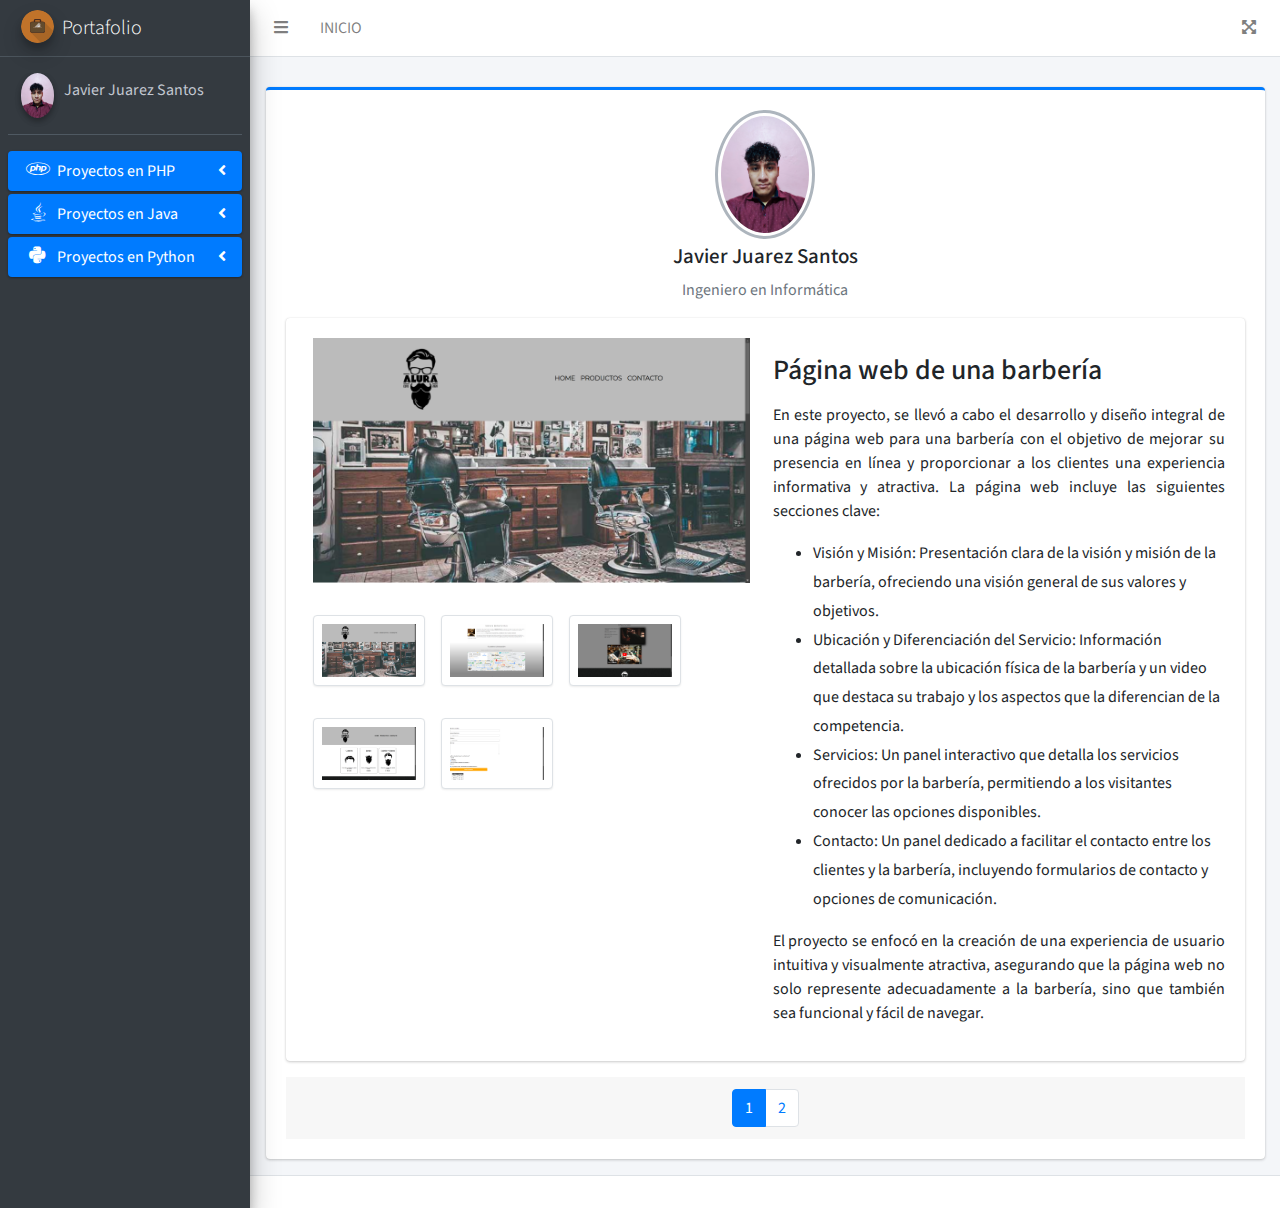
<file: barberia.html>
<!DOCTYPE html>

<html lang="en">

<head>
  <meta charset="utf-8" />
  <meta name="viewport" content="width=device-width, initial-scale=1" />
  <title>Portafolio Javier Juarez Santos</title>

  <!-- Google Font: Source Sans Pro -->
  <link rel="stylesheet"
    href="https://fonts.googleapis.com/css?family=Source+Sans+Pro:300,400,400i,700&display=fallback" />
  <!-- Font Awesome Icons -->

  <!-- ICONO DE LA LIBRERIA FONT-AWESOME-->
  <link href="https://cdnjs.cloudflare.com/ajax/libs/font-awesome/6.0.0-beta3/css/all.min.css" rel="stylesheet" />

  <link rel="stylesheet" href="public/templeates/AdminLTE-3.2.0/plugins/fontawesome-free/css/all.min.css" />
  <!-- Theme style -->
  <link rel="stylesheet" href="public/templeates/AdminLTE-3.2.0/dist/css/adminlte.min.css" />

  <!-- DISEÑO DE FUENTES -->
  <link rel="stylesheet" href="public/css/fuentes.css" </head>

<body class="hold-transition sidebar-mini">
  <div class="wrapper">
    <!-- Navbar -->
    <nav class="main-header navbar navbar-expand navbar-white navbar-light">
      <!-- Direccion al inicio -->
      <ul class="navbar-nav">
        <li class="nav-item">
          <a class="nav-link" data-widget="pushmenu" href="#" role="button"><i class="fas fa-bars"></i></a>
        </li>
        <li class="nav-item d-none d-sm-inline-block">
          <a href="index.html" class="nav-link">INICIO</a>
        </li>
      </ul>

      <!-- Expansion -->
      <ul class="navbar-nav ml-auto">
        <li class="nav-item">
          <a class="nav-link" data-widget="fullscreen" href="#" role="button">
            <i class="fas fa-expand-arrows-alt"></i>
          </a>
        </li>
      </ul>
    </nav>
    <!-- /.navbar -->

    <!-- Main Sidebar Container PARTE IZQUIERDA-->
    <aside class="main-sidebar sidebar-dark-primary elevation-4">
      <!-- Brand Logo -->
      <a href="index.html" class="brand-link">
        <!-- CAMBIAR DIRECCION PONER LA DE INICIO -->
        <img src="public/images/Maleta.png" alt="AdminLTE Logo" class="brand-image img-circle elevation-3"
          style="opacity: 0.8" />
        <span class="brand-text font-weight-light">Portafolio</span>
      </a>

      <!-- Sidebar -->
      <div class="sidebar">
        <!-- Sidebar user panel (optional) -->
        <div class="user-panel mt-3 pb-3 mb-3 d-flex">
          <div class="image">
            <img src="public/images/Javier.jpg" class="img-circle elevation-2" alt="User Image" />
            <!-- CAMBIAR FOTO -->
          </div>
          <div class="info">
            <a href="#" class="d-block">Javier Juarez Santos</a>
          </div>
        </div>

        <!-- Sidebar Menu -->
        <nav class="mt-2">
          <ul class="nav nav-pills nav-sidebar flex-column" data-widget="treeview" role="menu" data-accordion="false">
            <!-- Add icons to the links using the .nav-icon class
               with font-awesome or any other icon font library -->

            <!-- APARTADO DE PHP -->
            <li class="nav-item">
              <a href="#" class="nav-link active"> 
                <i class="nav-icon fa-brands fa-php"></i>
                <p>
                  Proyectos en PHP
                  <i class="right fas fa-angle-left"></i>
                </p>
              </a>
              <ul class="nav nav-treeview">
                <li class="nav-item">
                  <a href="puntoventa.html" class="nav-link">
                    <i class="far fa-circle nav-icon"></i>
                    <p>Punto de venta</p>
                  </a>
                </li>
                <li class="nav-item">
                  <a href="barberia.html" class="nav-link">
                    <i class="far fa-circle nav-icon"></i>
                    <p>Página web de barbería</p>
                  </a>
                </li>
              </ul>
            </li>

            <!-- APARTADO DE JAVA -->
            <li class="nav-item">
              <a href="#" class="nav-link active">
                <i class="nav-icon fa-brands fa-java"></i>
                <p>
                  Proyectos en Java
                  <i class="right fas fa-angle-left"></i>
                </p>
              </a>
              <ul class="nav nav-treeview">
                <li class="nav-item">
                  <a href="farmacia.html" class="nav-link">
                    <i class="far fa-circle nav-icon"></i>
                    <p>Cadena de farmacia</p>
                  </a>
                </li>
                <li class="nav-item">
                  <a href="reservacionhotel.html" class="nav-link">
                    <i class="far fa-circle nav-icon"></i>
                    <p>Reservación de hotel</p>
                  </a>
                </li>
              </ul>
            </li>

            <!-- APARTADO DE PYTHON -->
            <li class="nav-item">
              <a href="#" class="nav-link active">
                <i class="nav-icon fa-brands fa-python"></i>
                <p>
                  Proyectos en Python
                  <i class="right fas fa-angle-left"></i>
                </p>
              </a>
              <ul class="nav nav-treeview">
                <li class="nav-item">
                  <a href="embebido.html" class="nav-link">
                    <i class="far fa-circle nav-icon"></i>
                    <p>Sistema embebido</p>
                  </a>
                </li>
              </ul>
            </li>
          </ul>
        </nav>
        <!-- /.sidebar-menu -->
      </div>
      <!-- /.sidebar -->
    </aside>

<!-- Content Wrapper. Contains page content -->
<div class="content-wrapper">
    <!-- Content Header (Page header) -->
    <div class="content-header">
    </div>
    <!-- /.content-header -->

    <!-- CONTENIDO PRINCIPAL -->
    <div class="content">
        <section class="content">
            <div class="container-fluid">
                <div class="row">
                    <!-- /.col -->
                    <div class="col-md-12">

                        <div class="card card-primary card-outline">
                            <!-- /.card-header -->
                            <div class="card-body">
                                <div class="tab-content">
                                    <div class="active tab-pane">
                                        <div class="text-center">
                                            <img class="profile-user-img img-fluid img-circle" src="public/images/Javier.jpg"
                                                alt="User profile picture" />
                                        </div>

                                        <h3 class="profile-username text-center">
                                            Javier Juarez Santos
                                        </h3>

                                        <p class="text-muted text-center">
                                            Ingeniero en Informática
                                        </p>

                                        <!-- MENU PRINCIOAL DE IMAGENES Y INFORMACION DEL PROYECTO -->
                                        <div class="card card-solid">
                                            <div class="card-body">
                                                <div class="row">
                                                    <div class="col-12 col-sm-6">
                                                        <h3 class="d-inline-block d-sm-none">Página web de una barbería</h3>
                                                        <div class="col-12">
                                                            <img src="public/images/InicioBarberia.PNG" class="product-image" alt="Product Image">
                                                        </div>
                                                        <div class="col-12 product-image-thumbs">
                                                            <div class="product-image-thumb active"><img src="public/images/InicioBarberia.PNG" alt="Product Image"></div>
                                                            <div class="product-image-thumb"><img src="public/images/SobreBarberia.png" alt="Product Image"></div>
                                                            <div class="product-image-thumb"><img src="public/images/EpilogoBarberia.png" alt="Product Image"></div>
                                                            
                                                        </div>
                                                        <div class="col-12 product-image-thumbs">
                                                            <div class="product-image-thumb"><img src="public/images/ProductosBarberia.png" alt="Product Image"></div>
                                                            <div class="product-image-thumb"><img src="public/images/ContactoBarberia.png" alt="Product Image"></div>
                                                        </div>
                                                    </div>
                                                    <div class="col-12 col-sm-6">
                                                        <h3 class="my-3">Página web de una barbería</h3>
                                                        <p class="textjustificado">
                                                        En este proyecto, se llevó a cabo el desarrollo y diseño integral de una página web para una barbería con 
                                                        el objetivo de mejorar su presencia en línea y proporcionar a los clientes una experiencia informativa y 
                                                        atractiva. La página web incluye las siguientes secciones clave:
                                                        
                                                        <ul class="interlineado">
                                                        <li> Visión y Misión: Presentación clara de la visión y misión de la barbería, ofreciendo una visión 
                                                             general de sus valores y objetivos.</li>

                                                        <li> Ubicación y Diferenciación del Servicio: Información detallada sobre la ubicación física de la barbería 
                                                             y un video que destaca su trabajo y los aspectos que la diferencian de la competencia.</li>

                                                        <li> Servicios: Un panel interactivo que detalla los servicios ofrecidos por la barbería, permitiendo a los 
                                                             visitantes conocer las opciones disponibles.</li>

                                                        <li> Contacto: Un panel dedicado a facilitar el contacto entre los clientes y la barbería, incluyendo formularios 
                                                             de contacto y opciones de comunicación.</li>
                                                        
                                                        </ul>

                                                        <p class="textjustificado">El proyecto se enfocó en la creación de una experiencia de usuario intuitiva y visualmente atractiva, asegurando 
                                                        que la página web no solo represente adecuadamente a la barbería, sino que también sea funcional y fácil de navegar.</p>
                                                    
                                                        </p>

                                                    </div>
                                                </div>

                                            </div>
                                            <!-- /.card-body -->
                                        </div>
                                        <!-- /.card -->
                                    </div>
                                    <!-- /.post -->

                                    <!-- MODULO DE CURSOS -->
                                    <div class="post">
                                        <div class="card-footer">
                                            <nav aria-label="Contacts Page Navigation">
                                                <ul class="pagination justify-content-center m-0">
                                                    <li class="page-item active"><a class="page-link" href="puntoventa.html">1</a></li>
                                                    <li class="page-item"><a class="page-link" href="barberia.html">2</a></li>
                                                    <!--<li class="page-item"><a class="page-link" href="#">3</a></li>
                                                    <li class="page-item"><a class="page-link" href="#">4</a></li>
                                                    <li class="page-item"><a class="page-link" href="#">5</a></li>
                                                    <li class="page-item"><a class="page-link" href="#">6</a></li>
                                                    <li class="page-item"><a class="page-link" href="#">7</a></li> 
                                                    <li class="page-item"><a class="page-link" href="#">8</a></li> -->
                                                </ul>
                                            </nav>
                                        </div>
                                        <!-- /.card-footer -->
                                    </div>


                                </div>
                                <!-- /.tab-content -->
                            </div>
                            <!-- /.card-body -->
                        </div>
                        <!-- /.card -->
                    </div>
                    <!-- /.col -->
                </div>
                <!-- /.row -->
            </div>
            <!-- /.container-fluid -->
        </section>
        <!-- /.container-fluid -->
    </div>
    <!-- /.content -->
</div>
<!-- /.content-wrapper -->

    <!-- Main Footer -->
    <footer class="main-footer">
        <!-- To the right
        <div class="float-right d-none d-sm-inline">Anything you want</div>
        
        <strong>Copyright &copy; 2025
          <a href="https://adminlte.io">AdminLTE.io</a>.</strong>
        All rights reserved.
      </footer>
    </div>
    <!-- ./wrapper -->
  
        <!-- REQUIRED SCRIPTS -->
  
        <!-- jQuery -->
        <script src="public/templeates/AdminLTE-3.2.0/plugins/jquery/jquery.min.js"></script>
        <!-- Bootstrap 4 -->
        <script src="public/templeates/AdminLTE-3.2.0/plugins/bootstrap/js/bootstrap.bundle.min.js"></script>
        <!-- AdminLTE App -->
        <script src="public/templeates/AdminLTE-3.2.0/dist/js/adminlte.min.js"></script>

        <script>
            $(document).ready(function() {
                $('.product-image-thumb').on('click', function() {
                    var $image_element = $(this).find('img')
                    $('.product-image').prop('src', $image_element.attr('src'))
                    $('.product-image-thumb.active').removeClass('active')
                    $(this).addClass('active')
                })
            })
        </script>
        
  </body>
  
  </html>
</file>
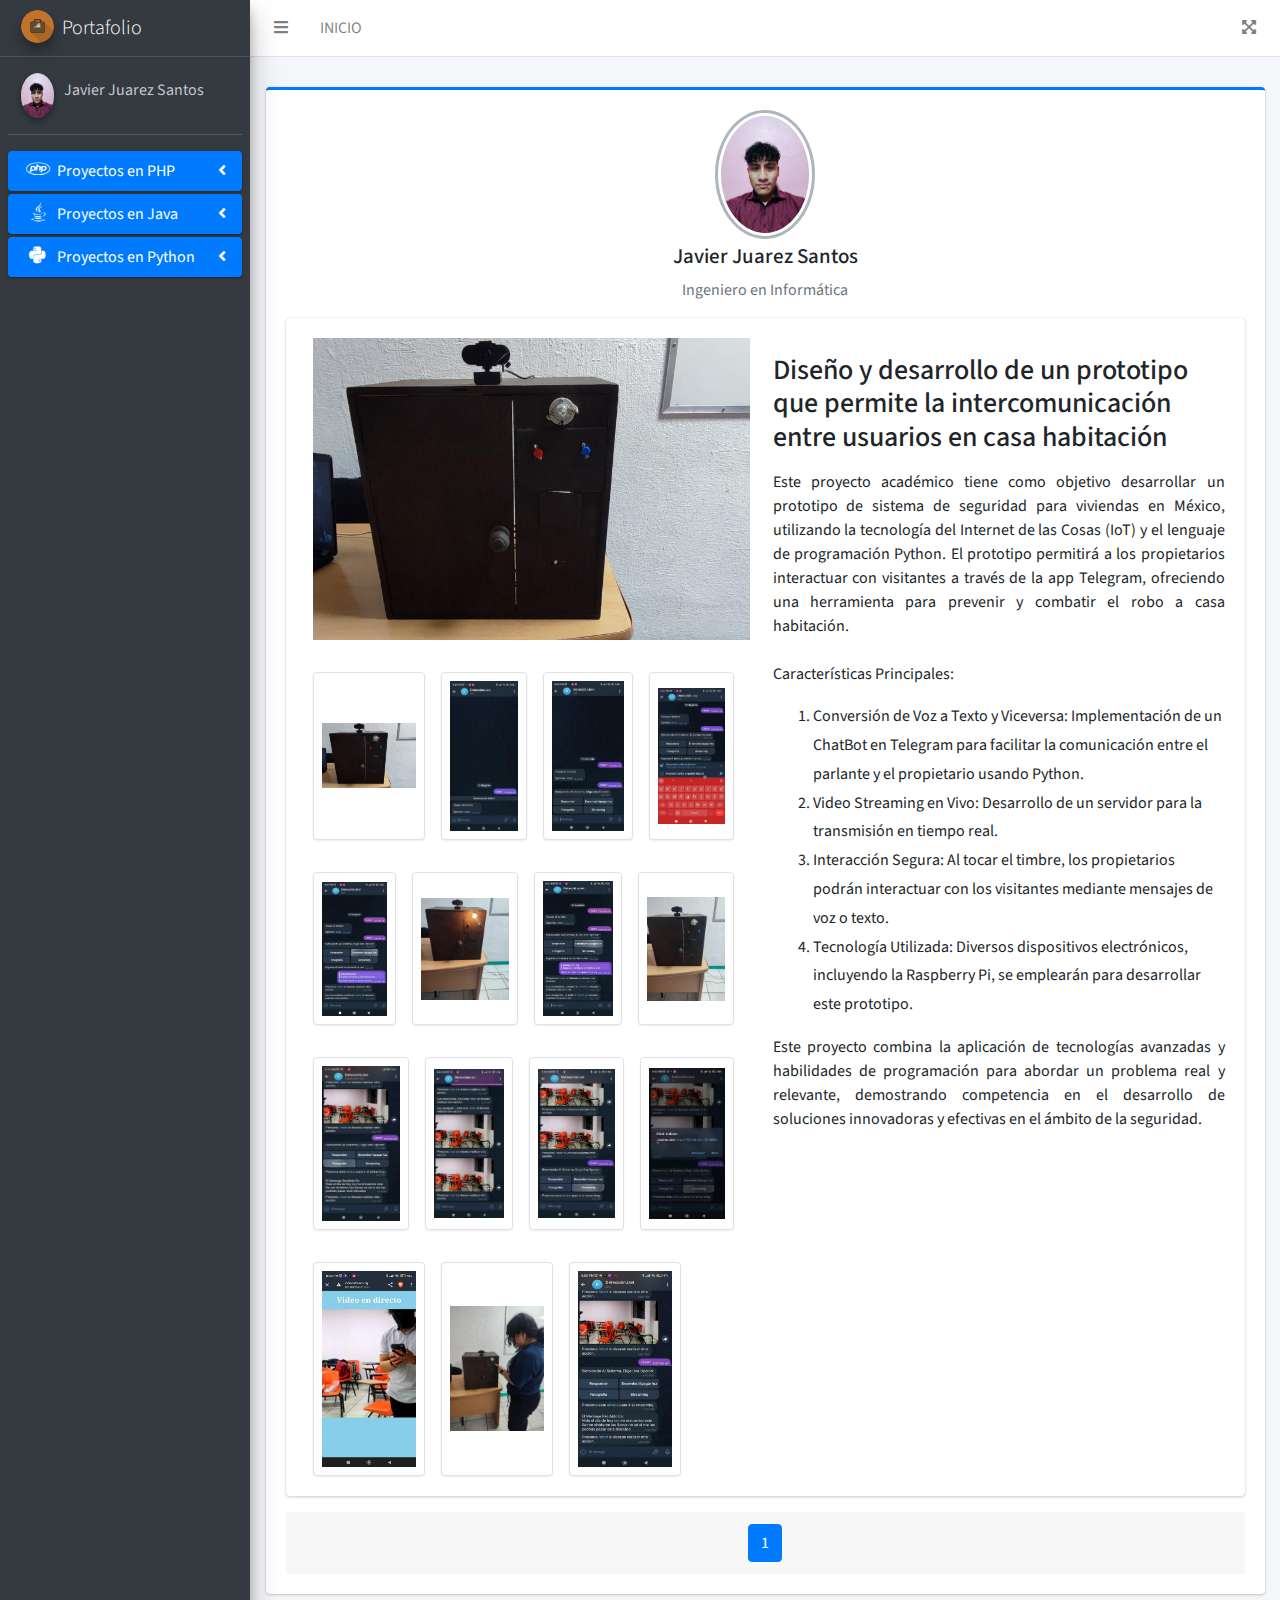
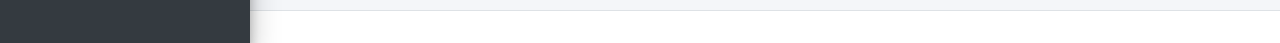
<file: embebido.html>
<!DOCTYPE html>

<html lang="en">

<head>
  <meta charset="utf-8" />
  <meta name="viewport" content="width=device-width, initial-scale=1" />
  <title>Portafolio Javier Juarez Santos</title>

  <!-- Google Font: Source Sans Pro -->
  <link rel="stylesheet"
    href="https://fonts.googleapis.com/css?family=Source+Sans+Pro:300,400,400i,700&display=fallback" />
  <!-- Font Awesome Icons -->

  <!-- ICONO DE LA LIBRERIA FONT-AWESOME-->
  <link href="https://cdnjs.cloudflare.com/ajax/libs/font-awesome/6.0.0-beta3/css/all.min.css" rel="stylesheet" />

  <link rel="stylesheet" href="public/templeates/AdminLTE-3.2.0/plugins/fontawesome-free/css/all.min.css" />
  <!-- Theme style -->
  <link rel="stylesheet" href="public/templeates/AdminLTE-3.2.0/dist/css/adminlte.min.css" />

  <!-- DISEÑO DE FUENTES -->
  <link rel="stylesheet" href="public/css/fuentes.css" </head>

<body class="hold-transition sidebar-mini">
  <div class="wrapper">
    <!-- Navbar -->
    <nav class="main-header navbar navbar-expand navbar-white navbar-light">
      <!-- Direccion al inicio -->
      <ul class="navbar-nav">
        <li class="nav-item">
          <a class="nav-link" data-widget="pushmenu" href="#" role="button"><i class="fas fa-bars"></i></a>
        </li>
        <li class="nav-item d-none d-sm-inline-block">
          <a href="index.html" class="nav-link">INICIO</a>
        </li>
      </ul>

      <!-- Expansion -->
      <ul class="navbar-nav ml-auto">
        <li class="nav-item">
          <a class="nav-link" data-widget="fullscreen" href="#" role="button">
            <i class="fas fa-expand-arrows-alt"></i>
          </a>
        </li>
      </ul>
    </nav>
    <!-- /.navbar -->

    <!-- Main Sidebar Container PARTE IZQUIERDA-->
    <aside class="main-sidebar sidebar-dark-primary elevation-4">
      <!-- Brand Logo -->
      <a href="index.html" class="brand-link">
        <!-- CAMBIAR DIRECCION PONER LA DE INICIO -->
        <img src="public/images/Maleta.png" alt="AdminLTE Logo" class="brand-image img-circle elevation-3"
          style="opacity: 0.8" />
        <span class="brand-text font-weight-light">Portafolio</span>
      </a>

      <!-- Sidebar -->
      <div class="sidebar">
        <!-- Sidebar user panel (optional) -->
        <div class="user-panel mt-3 pb-3 mb-3 d-flex">
          <div class="image">
            <img src="public/images/Javier.jpg" class="img-circle elevation-2" alt="User Image" />
            <!-- CAMBIAR FOTO -->
          </div>
          <div class="info">
            <a href="#" class="d-block">Javier Juarez Santos</a>
          </div>
        </div>

        <!-- Sidebar Menu -->
        <nav class="mt-2">
          <ul class="nav nav-pills nav-sidebar flex-column" data-widget="treeview" role="menu" data-accordion="false">
            <!-- Add icons to the links using the .nav-icon class
               with font-awesome or any other icon font library -->

            <!-- APARTADO DE PHP -->
            <li class="nav-item">
              <a href="#" class="nav-link active"> 
                <i class="nav-icon fa-brands fa-php"></i>
                <p>
                  Proyectos en PHP
                  <i class="right fas fa-angle-left"></i>
                </p>
              </a>
              <ul class="nav nav-treeview">
                <li class="nav-item">
                  <a href="puntoventa.html" class="nav-link">
                    <i class="far fa-circle nav-icon"></i>
                    <p>Punto de venta</p>
                  </a>
                </li>
                <li class="nav-item">
                  <a href="barberia.html" class="nav-link">
                    <i class="far fa-circle nav-icon"></i>
                    <p>Página web de barbería</p>
                  </a>
                </li>
              </ul>
            </li>

            <!-- APARTADO DE JAVA -->
            <li class="nav-item">
              <a href="#" class="nav-link active">
                <i class="nav-icon fa-brands fa-java"></i>
                <p>
                  Proyectos en Java
                  <i class="right fas fa-angle-left"></i>
                </p>
              </a>
              <ul class="nav nav-treeview">
                <li class="nav-item">
                  <a href="farmacia.html" class="nav-link">
                    <i class="far fa-circle nav-icon"></i>
                    <p>Cadena de farmacia</p>
                  </a>
                </li>
                <li class="nav-item">
                  <a href="reservacionhotel.html" class="nav-link">
                    <i class="far fa-circle nav-icon"></i>
                    <p>Reservación de hotel</p>
                  </a>
                </li>
              </ul>
            </li>

            <!-- APARTADO DE PYTHON -->
            <li class="nav-item">
              <a href="#" class="nav-link active">
                <i class="nav-icon fa-brands fa-python"></i>
                <p>
                  Proyectos en Python
                  <i class="right fas fa-angle-left"></i>
                </p>
              </a>
              <ul class="nav nav-treeview">
                <li class="nav-item">
                  <a href="embebido.html" class="nav-link">
                    <i class="far fa-circle nav-icon"></i>
                    <p>Sistema embebido</p>
                  </a>
                </li>
              </ul>
            </li>
          </ul>
        </nav>
        <!-- /.sidebar-menu -->
      </div>
      <!-- /.sidebar -->
    </aside>

<!-- Content Wrapper. Contains page content -->
<div class="content-wrapper">
    <!-- Content Header (Page header) -->
    <div class="content-header">
    </div>
    <!-- /.content-header -->

    <!-- CONTENIDO PRINCIPAL -->
    <div class="content">
        <section class="content">
            <div class="container-fluid">
                <div class="row">
                    <!-- /.col -->
                    <div class="col-md-12">

                        <div class="card card-primary card-outline">
                            <!-- /.card-header -->
                            <div class="card-body">
                                <div class="tab-content">
                                    <div class="active tab-pane">
                                        <div class="text-center">
                                            <img class="profile-user-img img-fluid img-circle" src="public/images/Javier.jpg"
                                                alt="User profile picture" />
                                        </div>

                                        <h3 class="profile-username text-center">
                                            Javier Juarez Santos
                                        </h3>

                                        <p class="text-muted text-center">
                                            Ingeniero en Informática
                                        </p>

                                        <!-- MENU PRINCIOAL DE IMAGENES Y INFORMACION DEL PROYECTO -->
                                        <div class="card card-solid">
                                            <div class="card-body">
                                                <div class="row">
                                                    <div class="col-12 col-sm-6">
                                                        <h3 class="d-inline-block d-sm-none">Diseño y desarrollo de un prototipo que permite la intercomunicación entre usuarios en casa habitación</h3>
                                                        <div class="col-12">
                                                            <img src="public/images/Prototipo.PNG" class="product-image" alt="Product Image">
                                                        </div>
                                                        <div class="col-12 product-image-thumbs">
                                                            <div class="product-image-thumb active"><img src="public/images/Prototipo.PNG" alt="Product Image"></div>
                                                            <div class="product-image-thumb"><img src="public/images/AlertaTimbre.PNG" alt="Product Image"></div>
                                                            <div class="product-image-thumb"><img src="public/images/OpcionesTimbre.PNG" alt="Product Image"></div>
                                                            <div class="product-image-thumb"><img src="public/images/ResponderTimbre.PNG" alt="Product Image"></div>

                                                        </div>

                                                        <div class="col-12 product-image-thumbs">
                                                            <div class="product-image-thumb"><img src="public/images/EncenderTimbre.PNG" alt="Product Image"></div>
                                                            <div class="product-image-thumb"><img src="public/images/LuzTimbre.PNG" alt="Product Image"></div>
                                                            <div class="product-image-thumb"><img src="public/images/ApagarTimbre.PNG" alt="Product Image"></div>
                                                            <div class="product-image-thumb"><img src="public/images/LuzApagada.PNG" alt="Product Image"></div>
                                                        </div>

                                                        <div class="col-12 product-image-thumbs">
                                                            <div class="product-image-thumb"><img src="public/images/OpcionFotografia.PNG" alt="Product Image"></div>
                                                            <div class="product-image-thumb"><img src="public/images/FotografiaTimbre.PNG" alt="Product Image"></div>
                                                            <div class="product-image-thumb"><img src="public/images/OpcionStreamng.PNG" alt="Product Image"></div>
                                                            <div class="product-image-thumb"><img src="public/images/EnvioURL.PNG" alt="Product Image"></div>
                                                        </div>

                                                        <div class="col-12 product-image-thumbs">
                                                            <div class="product-image-thumb"><img src="public/images/StreamingVivo.PNG" alt="Product Image"></div>
                                                            <div class="product-image-thumb"><img src="public/images/MensajeTimbre.PNG" alt="Product Image"></div>
                                                            <div class="product-image-thumb"><img src="public/images/MensajeRecibido.PNG" alt="Product Image"></div>
                                                        </div>
                                                    </div>
                                                    <div class="col-12 col-sm-6">
                                                        <h3 class="my-3">Diseño y desarrollo de un prototipo que permite la intercomunicación entre usuarios en casa habitación</h3>
                                                        <p class="textjustificado">
                                                            Este proyecto académico tiene como objetivo desarrollar un prototipo de sistema de seguridad
                                                            para viviendas en México, utilizando la tecnología del Internet de las Cosas (IoT) y el lenguaje
                                                            de programación Python. El prototipo permitirá a los propietarios interactuar con visitantes a través
                                                            de la app Telegram, ofreciendo una herramienta para prevenir y combatir el robo a casa habitación.

                                                            <br><br>Características Principales:

                                                        <ol class="interlineado">
                                                            <li> Conversión de Voz a Texto y Viceversa: Implementación de un ChatBot en Telegram para facilitar la
                                                                comunicación entre el parlante y el propietario usando Python.</li>

                                                            <li> Video Streaming en Vivo: Desarrollo de un servidor para la transmisión en tiempo real.</li>

                                                            <li> Interacción Segura: Al tocar el timbre, los propietarios podrán interactuar con los visitantes
                                                                mediante mensajes de voz o texto.</li>

                                                            <li> Tecnología Utilizada: Diversos dispositivos electrónicos, incluyendo la Raspberry Pi, se emplearán
                                                                para desarrollar este prototipo.</li>
                                                        </ol>

                                                       <p class="textjustificado"> Este proyecto combina la aplicación de tecnologías avanzadas y habilidades de programación para abordar
                                                        un problema real y relevante, demostrando competencia en el desarrollo de soluciones innovadoras y 
                                                        efectivas en el ámbito de la seguridad. </p>

                                                        </p>

                                                    </div>
                                                </div>

                                            </div>
                                            <!-- /.card-body -->
                                        </div>
                                        <!-- /.card -->
                                    </div>
                                    <!-- /.post -->

                                    <!-- MODULO DE CURSOS -->
                                    <div class="post">
                                        <div class="card-footer">
                                            <nav aria-label="Contacts Page Navigation">
                                                <ul class="pagination justify-content-center m-0">
                                                    <li class="page-item active"><a class="page-link" href="embebido.html">1</a></li>
                                                    <!--<li class="page-item"><a class="page-link" href="#">2</a></li>
                                                    <li class="page-item"><a class="page-link" href="#">3</a></li>
                                                    <li class="page-item"><a class="page-link" href="#">4</a></li>
                                                    <li class="page-item"><a class="page-link" href="#">5</a></li>
                                                    <li class="page-item"><a class="page-link" href="#">6</a></li>
                                                    <li class="page-item"><a class="page-link" href="#">7</a></li> 
                                                    <li class="page-item"><a class="page-link" href="#">8</a></li> -->
                                                </ul>
                                            </nav>
                                        </div>
                                        <!-- /.card-footer -->
                                    </div>


                                </div>
                                <!-- /.tab-content -->
                            </div>
                            <!-- /.card-body -->
                        </div>
                        <!-- /.card -->
                    </div>
                    <!-- /.col -->
                </div>
                <!-- /.row -->
            </div>
            <!-- /.container-fluid -->
        </section>
        <!-- /.container-fluid -->
    </div>
    <!-- /.content -->
</div>
<!-- /.content-wrapper -->

    <!-- Main Footer -->
    <footer class="main-footer">
        <!-- To the right
        <div class="float-right d-none d-sm-inline">Anything you want</div>
        
        <strong>Copyright &copy; 2025
          <a href="https://adminlte.io">AdminLTE.io</a>.</strong>
        All rights reserved.
      </footer>
    </div>
    <!-- ./wrapper -->
  
        <!-- REQUIRED SCRIPTS -->
  
        <!-- jQuery -->
        <script src="public/templeates/AdminLTE-3.2.0/plugins/jquery/jquery.min.js"></script>
        <!-- Bootstrap 4 -->
        <script src="public/templeates/AdminLTE-3.2.0/plugins/bootstrap/js/bootstrap.bundle.min.js"></script>
        <!-- AdminLTE App -->
        <script src="public/templeates/AdminLTE-3.2.0/dist/js/adminlte.min.js"></script>

        <script>
            $(document).ready(function() {
                $('.product-image-thumb').on('click', function() {
                    var $image_element = $(this).find('img')
                    $('.product-image').prop('src', $image_element.attr('src'))
                    $('.product-image-thumb.active').removeClass('active')
                    $(this).addClass('active')
                })
            })
        </script>

  </body>
  
  </html>
</file>
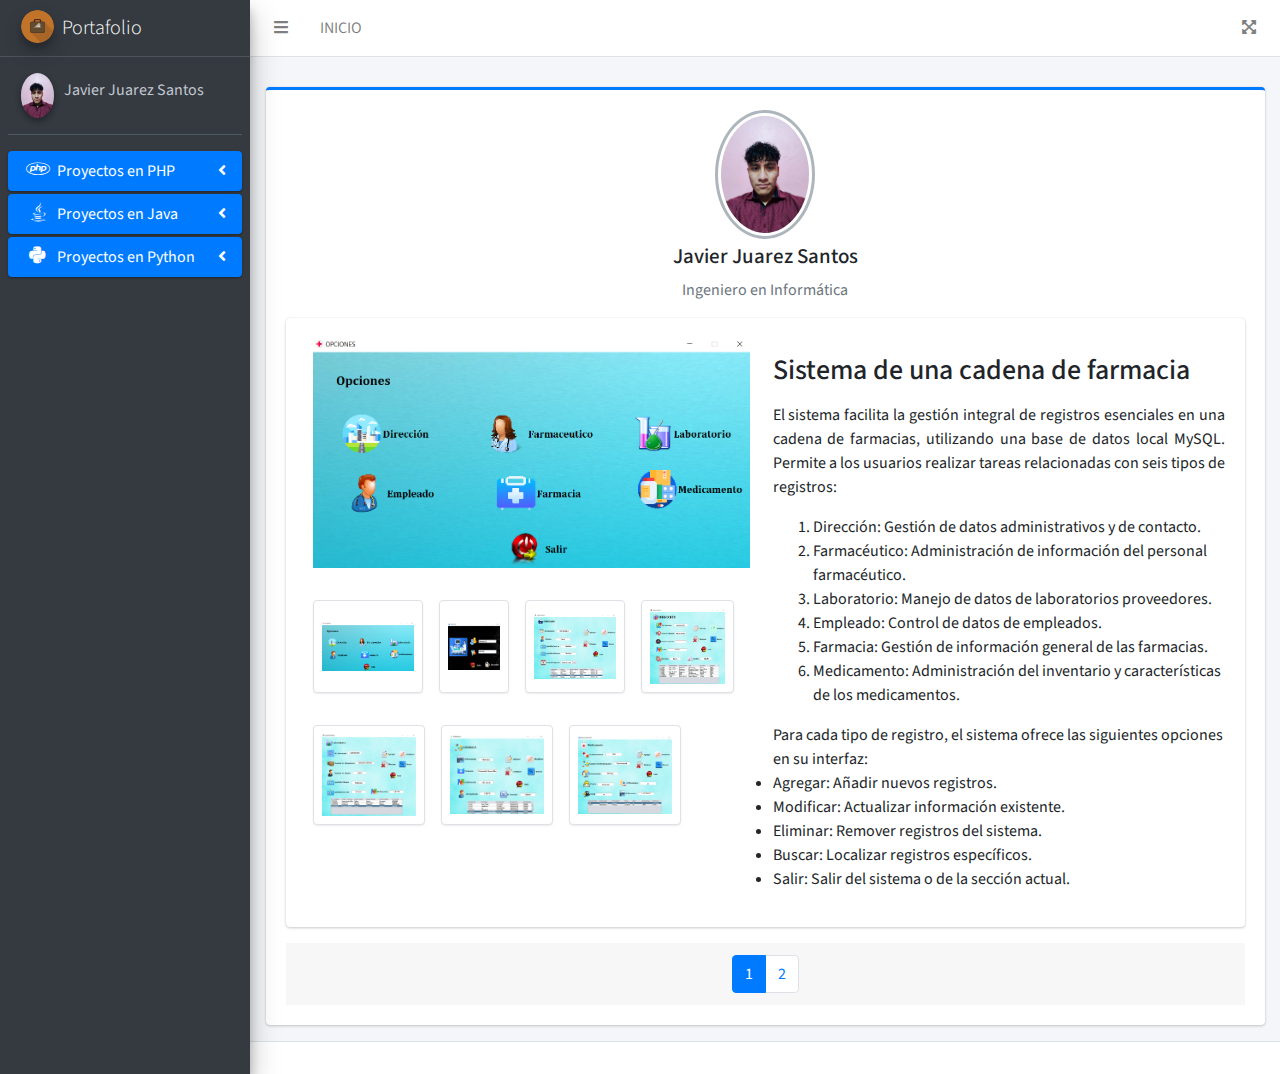
<file: farmacia.html>
<!DOCTYPE html>

<html lang="en">

<head>
  <meta charset="utf-8" />
  <meta name="viewport" content="width=device-width, initial-scale=1" />
  <title>Portafolio Javier Juarez Santos</title>

  <!-- Google Font: Source Sans Pro -->
  <link rel="stylesheet"
    href="https://fonts.googleapis.com/css?family=Source+Sans+Pro:300,400,400i,700&display=fallback" />
  <!-- Font Awesome Icons -->

  <!-- ICONO DE LA LIBRERIA FONT-AWESOME-->
  <link href="https://cdnjs.cloudflare.com/ajax/libs/font-awesome/6.0.0-beta3/css/all.min.css" rel="stylesheet" />

  <link rel="stylesheet" href="public/templeates/AdminLTE-3.2.0/plugins/fontawesome-free/css/all.min.css" />
  <!-- Theme style -->
  <link rel="stylesheet" href="public/templeates/AdminLTE-3.2.0/dist/css/adminlte.min.css" />

  <!-- DISEÑO DE FUENTES -->
  <link rel="stylesheet" href="public/css/fuentes.css" </head>

<body class="hold-transition sidebar-mini">
  <div class="wrapper">
    <!-- Navbar -->
    <nav class="main-header navbar navbar-expand navbar-white navbar-light">
      <!-- Direccion al inicio -->
      <ul class="navbar-nav">
        <li class="nav-item">
          <a class="nav-link" data-widget="pushmenu" href="#" role="button"><i class="fas fa-bars"></i></a>
        </li>
        <li class="nav-item d-none d-sm-inline-block">
          <a href="index.html" class="nav-link">INICIO</a>
        </li>
      </ul>

      <!-- Expansion -->
      <ul class="navbar-nav ml-auto">
        <li class="nav-item">
          <a class="nav-link" data-widget="fullscreen" href="#" role="button">
            <i class="fas fa-expand-arrows-alt"></i>
          </a>
        </li>
      </ul>
    </nav>
    <!-- /.navbar -->

    <!-- Main Sidebar Container PARTE IZQUIERDA-->
    <aside class="main-sidebar sidebar-dark-primary elevation-4">
      <!-- Brand Logo -->
      <a href="index.html" class="brand-link">
        <!-- CAMBIAR DIRECCION PONER LA DE INICIO -->
        <img src="public/images/Maleta.png" alt="AdminLTE Logo" class="brand-image img-circle elevation-3"
          style="opacity: 0.8" />
        <span class="brand-text font-weight-light">Portafolio</span>
      </a>

      <!-- Sidebar -->
      <div class="sidebar">
        <!-- Sidebar user panel (optional) -->
        <div class="user-panel mt-3 pb-3 mb-3 d-flex">
          <div class="image">
            <img src="public/images/Javier.jpg" class="img-circle elevation-2" alt="User Image" />
            <!-- CAMBIAR FOTO -->
          </div>
          <div class="info">
            <a href="#" class="d-block">Javier Juarez Santos</a>
          </div>
        </div>

        <!-- Sidebar Menu -->
        <nav class="mt-2">
          <ul class="nav nav-pills nav-sidebar flex-column" data-widget="treeview" role="menu" data-accordion="false">
            <!-- Add icons to the links using the .nav-icon class
               with font-awesome or any other icon font library -->

            <!-- APARTADO DE PHP -->
            <li class="nav-item">
              <a href="#" class="nav-link active"> 
                <i class="nav-icon fa-brands fa-php"></i>
                <p>
                  Proyectos en PHP
                  <i class="right fas fa-angle-left"></i>
                </p>
              </a>
              <ul class="nav nav-treeview">
                <li class="nav-item">
                  <a href="puntoventa.html" class="nav-link">
                    <i class="far fa-circle nav-icon"></i>
                    <p>Punto de venta</p>
                  </a>
                </li>
                <li class="nav-item">
                  <a href="barberia.html" class="nav-link">
                    <i class="far fa-circle nav-icon"></i>
                    <p>Página web de barbería</p>
                  </a>
                </li>
              </ul>
            </li>

            <!-- APARTADO DE JAVA -->
            <li class="nav-item">
              <a href="#" class="nav-link active">
                <i class="nav-icon fa-brands fa-java"></i>
                <p>
                  Proyectos en Java
                  <i class="right fas fa-angle-left"></i>
                </p>
              </a>
              <ul class="nav nav-treeview">
                <li class="nav-item">
                  <a href="farmacia.html" class="nav-link">
                    <i class="far fa-circle nav-icon"></i>
                    <p>Cadena de farmacia</p>
                  </a>
                </li>
                <li class="nav-item">
                  <a href="reservacionhotel.html" class="nav-link">
                    <i class="far fa-circle nav-icon"></i>
                    <p>Reservación de hotel</p>
                  </a>
                </li>
              </ul>
            </li>

            <!-- APARTADO DE PYTHON -->
            <li class="nav-item">
              <a href="#" class="nav-link active">
                <i class="nav-icon fa-brands fa-python"></i>
                <p>
                  Proyectos en Python
                  <i class="right fas fa-angle-left"></i>
                </p>
              </a>
              <ul class="nav nav-treeview">
                <li class="nav-item">
                  <a href="embebido.html" class="nav-link">
                    <i class="far fa-circle nav-icon"></i>
                    <p>Sistema embebido</p>
                  </a>
                </li>
              </ul>
            </li>
          </ul>
        </nav>
        <!-- /.sidebar-menu -->
      </div>
      <!-- /.sidebar -->
    </aside>

<!-- Content Wrapper. Contains page content -->
<div class="content-wrapper">
    <!-- Content Header (Page header) -->
    <div class="content-header">
    </div>
    <!-- /.content-header -->

    <!-- CONTENIDO PRINCIPAL -->
    <div class="content">
        <section class="content">
            <div class="container-fluid">
                <div class="row">
                    <!-- /.col -->
                    <div class="col-md-12">

                        <div class="card card-primary card-outline">
                            <!-- /.card-header -->
                            <div class="card-body">
                                <div class="tab-content">
                                    <div class="active tab-pane">
                                        <div class="text-center">
                                            <img class="profile-user-img img-fluid img-circle" src="public/images/Javier.jpg"
                                                alt="User profile picture" />
                                        </div>

                                        <h3 class="profile-username text-center">
                                            Javier Juarez Santos
                                        </h3>

                                        <p class="text-muted text-center">
                                            Ingeniero en Informática
                                        </p>

                                        <!-- MENU PRINCIOAL DE IMAGENES Y INFORMACION DEL PROYECTO -->
                                        <div class="card card-solid">
                                            <div class="card-body">
                                                <div class="row">
                                                    <div class="col-12 col-sm-6">
                                                        <h3 class="d-inline-block d-sm-none">Sistema de una cadena de farmacia</h3>
                                                        <div class="col-12">
                                                            <img src="public/images/Opciones.PNG" class="product-image" alt="Product Image">
                                                        </div>
                                                        <div class="col-12 product-image-thumbs">
                                                            <div class="product-image-thumb active"><img src="public/images/Opciones.PNG" alt="Product Image"></div>
                                                            <div class="product-image-thumb"><img src="public/images/Login.PNG" alt="Product Image"></div>
                                                            <div class="product-image-thumb"><img src="public/images/Empleado.PNG" alt="Product Image"></div>
                                                            <div class="product-image-thumb"><img src="public/images/Direccion.PNG" alt="Product Image"></div>

                                                        </div>
                                                        <div class="col-12 product-image-thumbs">
                                                            <div class="product-image-thumb"><img src="public/images/Laboratorio.PNG" alt="Product Image"></div>
                                                            <div class="product-image-thumb"><img src="public/images/Farmacia.PNG" alt="Product Image"></div>
                                                            <div class="product-image-thumb"><img src="public/images/Medicamento.PNG" alt="Product Image"></div>
                                                        </div>
                                                    </div>
                                                    <div class="col-12 col-sm-6">
                                                        <h3 class="my-3">Sistema de una cadena de farmacia</h3>
                                                        <p class="textjustificado">
                                                            El sistema facilita la gestión integral de registros esenciales en una cadena de farmacias,
                                                            utilizando una base de datos local MySQL. Permite a los usuarios realizar tareas relacionadas con seis tipos de registros:
                                                        <ol>
                                                            <li> Dirección: Gestión de datos administrativos y de contacto.</li>
                                                            <li> Farmacéutico: Administración de información del personal farmacéutico.</li>
                                                            <li> Laboratorio: Manejo de datos de laboratorios proveedores.</li>
                                                            <li> Empleado: Control de datos de empleados.</li>
                                                            <li> Farmacia: Gestión de información general de las farmacias.</li>
                                                            <li> Medicamento: Administración del inventario y características de los medicamentos.</li>
                                                        </ol>

                                                        Para cada tipo de registro, el sistema ofrece las siguientes opciones en su interfaz:

                                                        <li> Agregar: Añadir nuevos registros.</li>
                                                        <li> Modificar: Actualizar información existente.</li>
                                                        <li> Eliminar: Remover registros del sistema.</li>
                                                        <li> Buscar: Localizar registros específicos.</li>
                                                        <li> Salir: Salir del sistema o de la sección actual.</li>
                                                        </p>

                                                    </div>
                                                </div>

                                            </div>
                                            <!-- /.card-body -->
                                        </div>
                                        <!-- /.card -->
                                    </div>
                                    <!-- /.post -->

                                    <!-- MODULO DE CURSOS -->
                                    <div class="post">
                                        <div class="card-footer">
                                            <nav aria-label="Contacts Page Navigation">
                                                <ul class="pagination justify-content-center m-0">
                                                    <li class="page-item active"><a class="page-link" href="farmacia.html">1</a></li>
                                                    <li class="page-item"><a class="page-link" href="reservacionhotel.html">2</a></li>
                                                    <!--<li class="page-item"><a class="page-link" href="#">3</a></li>
                                                    <li class="page-item"><a class="page-link" href="#">4</a></li>
                                                    <li class="page-item"><a class="page-link" href="#">5</a></li>
                                                    <li class="page-item"><a class="page-link" href="#">6</a></li>
                                                    <li class="page-item"><a class="page-link" href="#">7</a></li> 
                                                    <li class="page-item"><a class="page-link" href="#">8</a></li> -->
                                                </ul>
                                            </nav>
                                        </div>
                                        <!-- /.card-footer -->
                                    </div>


                                </div>
                                <!-- /.tab-content -->
                            </div>
                            <!-- /.card-body -->
                        </div>
                        <!-- /.card -->
                    </div>
                    <!-- /.col -->
                </div>
                <!-- /.row -->
            </div>
            <!-- /.container-fluid -->
        </section>
        <!-- /.container-fluid -->
    </div>
    <!-- /.content -->
</div>
<!-- /.content-wrapper -->

    <!-- Main Footer -->
    <footer class="main-footer">
        <!-- To the right
        <div class="float-right d-none d-sm-inline">Anything you want</div>
        
        <strong>Copyright &copy; 2025
          <a href="https://adminlte.io">AdminLTE.io</a>.</strong>
        All rights reserved.
      </footer>
    </div>
    <!-- ./wrapper -->
  
        <!-- REQUIRED SCRIPTS -->
  
        <!-- jQuery -->
        <script src="public/templeates/AdminLTE-3.2.0/plugins/jquery/jquery.min.js"></script>
        <!-- Bootstrap 4 -->
        <script src="public/templeates/AdminLTE-3.2.0/plugins/bootstrap/js/bootstrap.bundle.min.js"></script>
        <!-- AdminLTE App -->
        <script src="public/templeates/AdminLTE-3.2.0/dist/js/adminlte.min.js"></script>

        <script>
            $(document).ready(function() {
                $('.product-image-thumb').on('click', function() {
                    var $image_element = $(this).find('img')
                    $('.product-image').prop('src', $image_element.attr('src'))
                    $('.product-image-thumb.active').removeClass('active')
                    $(this).addClass('active')
                })
            })
        </script>

  </body>
  
  </html>
</file>
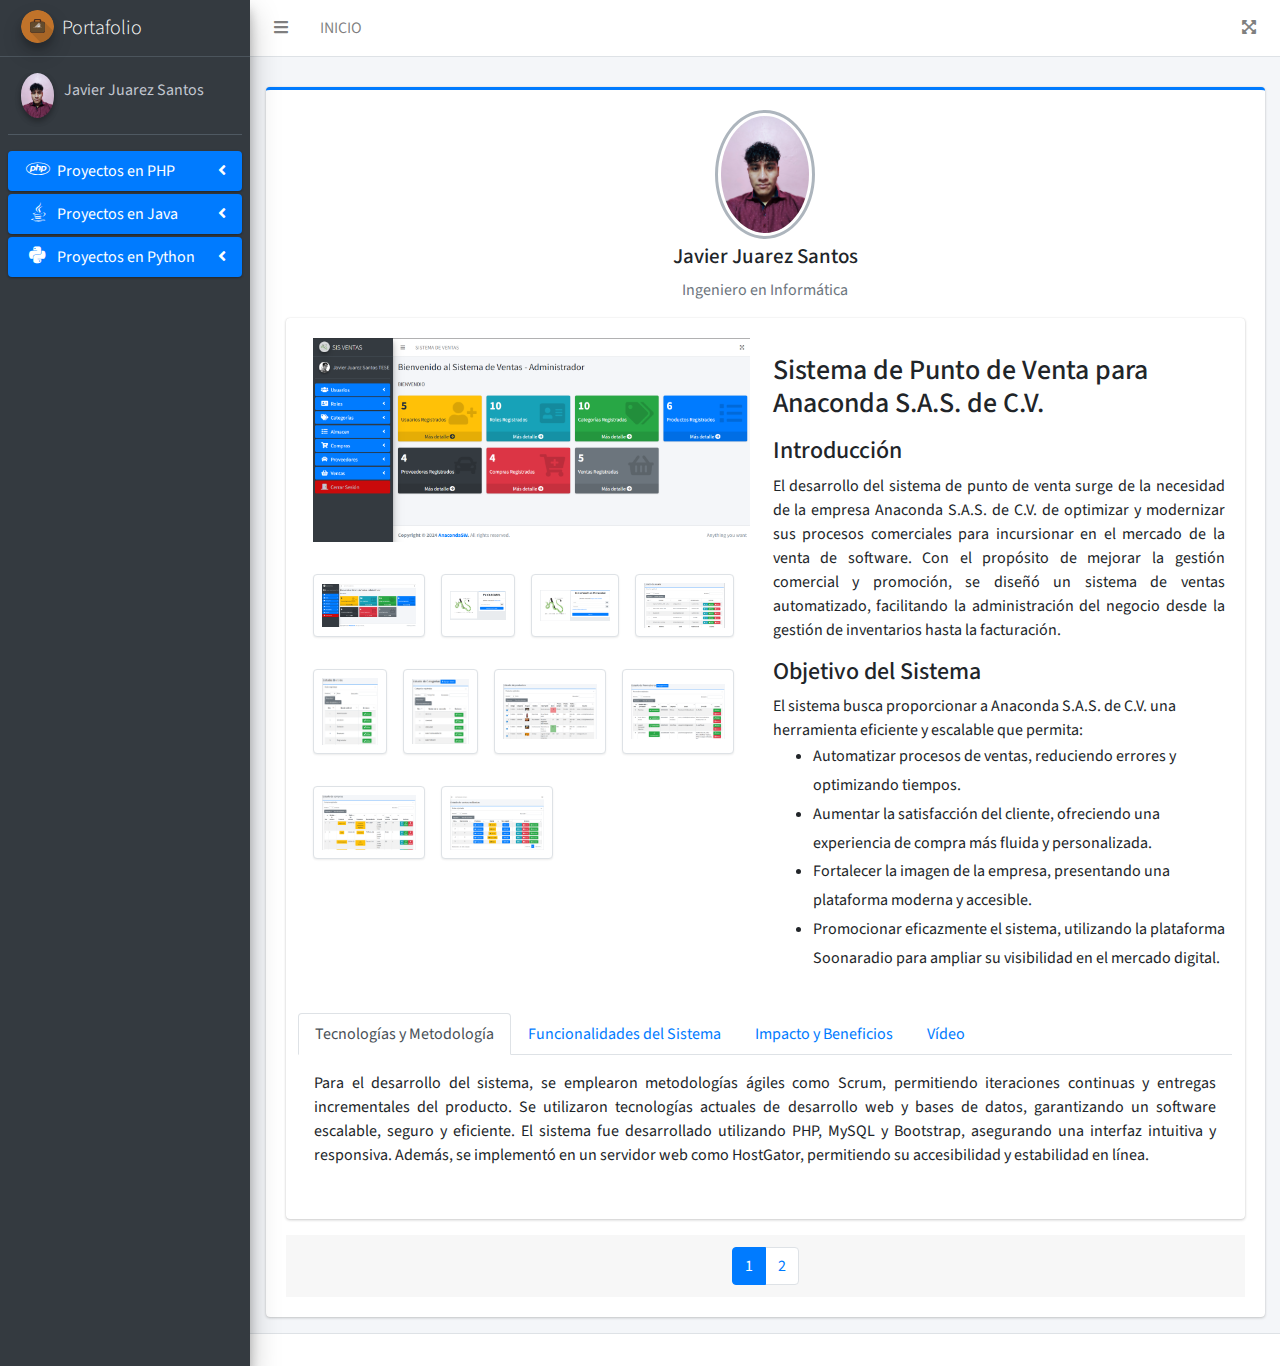
<file: puntoventa.html>
<!DOCTYPE html>

<html lang="en">

<head>
  <meta charset="utf-8" />
  <meta name="viewport" content="width=device-width, initial-scale=1" />
  <title>Portafolio Javier Juarez Santos</title>

  <!-- Google Font: Source Sans Pro -->
  <link rel="stylesheet"
    href="https://fonts.googleapis.com/css?family=Source+Sans+Pro:300,400,400i,700&display=fallback" />
  <!-- Font Awesome Icons -->

  <!-- ICONO DE LA LIBRERIA FONT-AWESOME-->
  <link href="https://cdnjs.cloudflare.com/ajax/libs/font-awesome/6.0.0-beta3/css/all.min.css" rel="stylesheet" />

  <link rel="stylesheet" href="public/templeates/AdminLTE-3.2.0/plugins/fontawesome-free/css/all.min.css" />
  <!-- Theme style -->
  <link rel="stylesheet" href="public/templeates/AdminLTE-3.2.0/dist/css/adminlte.min.css" />

  <!-- DISEÑO DE FUENTES -->
  <link rel="stylesheet" href="public/css/fuentes.css" </head>

<body class="hold-transition sidebar-mini">
  <div class="wrapper">
    <!-- Navbar -->
    <nav class="main-header navbar navbar-expand navbar-white navbar-light">
      <!-- Direccion al inicio -->
      <ul class="navbar-nav">
        <li class="nav-item">
          <a class="nav-link" data-widget="pushmenu" href="#" role="button"><i class="fas fa-bars"></i></a>
        </li>
        <li class="nav-item d-none d-sm-inline-block">
          <a href="index.html" class="nav-link">INICIO</a>
        </li>
      </ul>

      <!-- Expansion -->
      <ul class="navbar-nav ml-auto">
        <li class="nav-item">
          <a class="nav-link" data-widget="fullscreen" href="#" role="button">
            <i class="fas fa-expand-arrows-alt"></i>
          </a>
        </li>
      </ul>
    </nav>
    <!-- /.navbar -->

    <!-- Main Sidebar Container PARTE IZQUIERDA-->
    <aside class="main-sidebar sidebar-dark-primary elevation-4">
      <!-- Brand Logo -->
      <a href="index.html" class="brand-link">
        <!-- CAMBIAR DIRECCION PONER LA DE INICIO -->
        <img src="public/images/Maleta.png" alt="AdminLTE Logo" class="brand-image img-circle elevation-3"
          style="opacity: 0.8" />
        <span class="brand-text font-weight-light">Portafolio</span>
      </a>

      <!-- Sidebar -->
      <div class="sidebar">
        <!-- Sidebar user panel (optional) -->
        <div class="user-panel mt-3 pb-3 mb-3 d-flex">
          <div class="image">
            <img src="public/images/Javier.jpg" class="img-circle elevation-2" alt="User Image" />
            <!-- CAMBIAR FOTO -->
          </div>
          <div class="info">
            <a href="#" class="d-block">Javier Juarez Santos</a>
          </div>
        </div>

        <!-- Sidebar Menu -->
        <nav class="mt-2">
          <ul class="nav nav-pills nav-sidebar flex-column" data-widget="treeview" role="menu" data-accordion="false">
            <!-- Add icons to the links using the .nav-icon class
               with font-awesome or any other icon font library -->

            <!-- APARTADO DE PHP -->
            <li class="nav-item">
              <a href="#" class="nav-link active"> 
                <i class="nav-icon fa-brands fa-php"></i>
                <p>
                  Proyectos en PHP
                  <i class="right fas fa-angle-left"></i>
                </p>
              </a>
              <ul class="nav nav-treeview">
                <li class="nav-item">
                  <a href="puntoventa.html" class="nav-link">
                    <i class="far fa-circle nav-icon"></i>
                    <p>Punto de venta</p>
                  </a>
                </li>
                <li class="nav-item">
                  <a href="barberia.html" class="nav-link">
                    <i class="far fa-circle nav-icon"></i>
                    <p>Página web de barbería</p>
                  </a>
                </li>
              </ul>
            </li>

            <!-- APARTADO DE JAVA -->
            <li class="nav-item">
              <a href="#" class="nav-link active">
                <i class="nav-icon fa-brands fa-java"></i>
                <p>
                  Proyectos en Java
                  <i class="right fas fa-angle-left"></i>
                </p>
              </a>
              <ul class="nav nav-treeview">
                <li class="nav-item">
                  <a href="farmacia.html" class="nav-link">
                    <i class="far fa-circle nav-icon"></i>
                    <p>Cadena de farmacia</p>
                  </a>
                </li>
                <li class="nav-item">
                  <a href="reservacionhotel.html" class="nav-link">
                    <i class="far fa-circle nav-icon"></i>
                    <p>Reservación de hotel</p>
                  </a>
                </li>
              </ul>
            </li>

            <!-- APARTADO DE PYTHON -->
            <li class="nav-item">
              <a href="#" class="nav-link active">
                <i class="nav-icon fa-brands fa-python"></i>
                <p>
                  Proyectos en Python
                  <i class="right fas fa-angle-left"></i>
                </p>
              </a>
              <ul class="nav nav-treeview">
                <li class="nav-item">
                  <a href="embebido.html" class="nav-link">
                    <i class="far fa-circle nav-icon"></i>
                    <p>Sistema embebido</p>
                  </a>
                </li>
              </ul>
            </li>
          </ul>
        </nav>
        <!-- /.sidebar-menu -->
      </div>
      <!-- /.sidebar -->
    </aside>

<!-- Content Wrapper. Contains page content -->
<div class="content-wrapper">
    <!-- Content Header (Page header) -->
    <div class="content-header">
    </div>
    <!-- /.content-header -->

    <!-- CONTENIDO PRINCIPAL -->
    <div class="content">
        <section class="content">
            <div class="container-fluid">
                <div class="row">
                    <!-- /.col -->
                    <div class="col-md-12">

                        <div class="card card-primary card-outline">
                            <!-- /.card-header -->
                            <div class="card-body">
                                <div class="tab-content">
                                    <div class="active tab-pane">
                                        <div class="text-center">
                                            <img class="profile-user-img img-fluid img-circle" src="public/images/Javier.jpg"
                                                alt="User profile picture" />
                                        </div>

                                        <h3 class="profile-username text-center">
                                            Javier Juarez Santos
                                        </h3>

                                        <p class="text-muted text-center">
                                            Ingeniero en Informática
                                        </p>

                                        <!-- MENU PRINCIOAL DE IMAGENES Y INFORMACION DEL PROYECTO -->
                                        <div class="card card-solid">
                                            <div class="card-body">
                                                <div class="row">
                                                    <div class="col-12 col-sm-6">
                                                        <h3 class="d-inline-block d-sm-none">Sistema de Punto de Venta para Anaconda S.A.S. de C.V.</h3>
                                                        <div class="col-12">
                                                            <img src="public/images/InicioPV.png" class="product-image" alt="Product Image">
                                                        </div>
                                                        <div class="col-12 product-image-thumbs">
                                                            <div class="product-image-thumb active"><img src="public/images/InicioPV.png" alt="Product Image"></div>
                                                            <div class="product-image-thumb"><img src="public/images/LoginPV.png" alt="Product Image"></div>
                                                            <div class="product-image-thumb"><img src="public/images/Login2PV.png" alt="Product Image"></div>
                                                            <div class="product-image-thumb"><img src="public/images/UsuariosPV.png" alt="Product Image"></div>

                                                        </div>

                                                        <div class="col-12 product-image-thumbs">
                                                            <div class="product-image-thumb"><img src="public/images/RolesPV.png" alt="Product Image"></div>
                                                            <div class="product-image-thumb"><img src="public/images/CategoriasPV.png" alt="Product Image"></div>
                                                            <div class="product-image-thumb"><img src="public/images/ProductoPV.png" alt="Product Image"></div>
                                                            <div class="product-image-thumb"><img src="public/images/ProveedoresPV.png" alt="Product Image"></div>
                                                        </div>

                                                        <div class="col-12 product-image-thumbs">
                                                            <div class="product-image-thumb"><img src="public/images/ComprasPV.png" alt="Product Image"></div>
                                                            <div class="product-image-thumb"><img src="public/images/VentasPV.png" alt="Product Image"></div>
                                                        </div>
                                                    </div>
                                                    <div class="col-12 col-sm-6">
                                                        <h3 class="my-3">Sistema de Punto de Venta para Anaconda S.A.S. de C.V.</h3>
                                                        <h4>Introducción</h4>
                                                        <p class="textjustificado">
                                                            El desarrollo del sistema de punto de venta surge de la necesidad de la empresa
                                                            Anaconda S.A.S. de C.V. de optimizar y modernizar sus procesos comerciales para
                                                            incursionar en el mercado de la venta de software. Con el propósito de mejorar la
                                                            gestión comercial y promoción, se diseñó un sistema de ventas automatizado, facilitando
                                                            la administración del negocio desde la gestión de inventarios hasta la facturación. </p>

                                                        <h4>Objetivo del Sistema</h4>
                                                        El sistema busca proporcionar a Anaconda S.A.S. de C.V. una herramienta eficiente y
                                                        escalable que permita:

                                                        <ul class="interlineado">
                                                            <li> Automatizar procesos de ventas, reduciendo errores y optimizando tiempos.</li>
                                                            <li> Aumentar la satisfacción del cliente, ofreciendo una experiencia de compra más fluida y personalizada.</li>
                                                            <li> Fortalecer la imagen de la empresa, presentando una plataforma moderna y accesible.</li>
                                                            <li> Promocionar eficazmente el sistema, utilizando la plataforma Soonaradio para ampliar su visibilidad en el mercado digital.</li>

                                                        </ul>

                                                    </div>
                                                </div>

                                                <div class="row mt-4"> <!-- CUADRO DE TEXTO DE TECNOLOGÍA Y METODOLOGÍA, FUNCIONALIDAD, IMPACTO Y BENEFICIO -->
                                                    <nav class="w-100">
                                                        <div class="nav nav-tabs" id="product-tab" role="tablist">
                                                            <a class="nav-item nav-link active" id="tecnologia" data-toggle="tab" href="#tecnologiad" role="tab" aria-controls="tecnologiad" aria-selected="true">Tecnologías y Metodología</a>
                                                            <a class="nav-item nav-link" id="funcionalidades" data-toggle="tab" href="#funcionalidadest" role="tab" aria-controls="funcionalidadest" aria-selected="false">Funcionalidades del Sistema</a>
                                                            <a class="nav-item nav-link" id="beneficio" data-toggle="tab" href="#beneficioimpacto" role="tab" aria-controls="beneficioimpacto" aria-selected="false">Impacto y Beneficios</a>
                                                            <a class="nav-item nav-link" id="video" data-toggle="tab" href="#videosistema" role="tab" aria-controls="videosistema" aria-selected="false">Vídeo</a>
                                                        </div>
                                                    </nav>
                                                    <div class="tab-content p-3" id="nav-tabContent"> <!-- tecnología y metodología -->
                                                        <div class="tab-pane fade show active" id="tecnologiad" role="tabpanel" aria-labelledby="tecnologia">
                                                            <p class="textjustificado">
                                                                Para el desarrollo del sistema, se emplearon metodologías ágiles como Scrum, permitiendo
                                                                iteraciones continuas y entregas incrementales del producto. Se utilizaron tecnologías
                                                                actuales de desarrollo web y bases de datos, garantizando un software escalable, seguro
                                                                y eficiente. El sistema fue desarrollado utilizando PHP, MySQL y Bootstrap, asegurando
                                                                una interfaz intuitiva y responsiva. Además, se implementó en un servidor web como HostGator,
                                                                permitiendo su accesibilidad y estabilidad en línea.
                                                            </p>
                                                        </div>

                                                        <div class="tab-pane fade" id="funcionalidadest" role="tabpanel" aria-labelledby="funcionalidades"> <!-- Funcionalidad -->

                                                            El sistema cuenta con dos opciones de acceso:
                                                            <ol>
                                                                <li> Invitado: Se ingresa un correo electrónico y se recibe un código de validación para acceder temporalmente al sistema.</li>
                                                                <li> Modo Usuario Registrado: Se ingresa con un correo electrónico y una contraseña previamente configurada.</li>
                                                            </ol>



                                                            Módulos del Sistema
                                                            <br>El sistema de ventas está compuesto por siete módulos principales, cada uno con funciones CRUD (Crear, Leer, Actualizar y Eliminar):
                                                            <ol>
                                                                <li> Usuarios: Administración de los usuarios del sistema.</li>
                                                                <li> Roles: Definición y gestión de roles con distintos niveles de acceso.</li>
                                                                <li> Categorías: Organización de productos en categorías específicas.</li>
                                                                <li> Productos: Gestión de inventarios y descripciones de productos.</li>
                                                                <li> Proveedores: Administración de los proveedores y sus datos.</li>
                                                                <li> Compras: Registro y seguimiento de compras realizadas a proveedores.</li>
                                                                <li> Ventas: Procesamiento de transacciones de ventas y generación de facturas.</li>
                                                            </ol>

                                                        </div>

                                                        <div class="tab-pane fade" id="beneficioimpacto" role="tabpanel" aria-labelledby="beneficio"> <!-- Impacto y beneficio del sistema -->

                                                            Impacto y Beneficios

                                                            <p class="textjustificado">
                                                                La implementación de este sistema permitirá a Anaconda S.A.S. de C.V. posicionarse como un competidor
                                                                relevante en el sector del software, brindando herramientas modernas para la gestión comercial. Adicionalmente,
                                                                facilitará la toma de decisiones basada en datos, optimizando el rendimiento del negocio y fortaleciendo su
                                                                crecimiento en el mercado tecnológico. Con esta solución, Anaconda S.A.S. de C.V. no solo mejora sus operaciones
                                                                actuales, sino que también establece una base sólida para su expansión futura en la industria del software.
                                                            </p>

                                                        </div>

                                                        <div class="tab-pane fade" id="videosistema" role="tabpanel" aria-labelledby="video"> <!-- Impacto y beneficio del sistema -->

                                                            <div class="timeline-item">
                                                                <h3 class="timeline-header"><a href="#">Vídeo</a> Del Punto de venta</h3>

                                                                <div class="timeline-body">
                                                                    <div class="embed-responsive embed-responsive-16by9">
                                                                        <iframe class="embed-responsive-item" src="https://www.youtube.com/embed/7pWTFGRIaVw?si=DJ4ctL03Mxl8FVTf" allowfullscreen></iframe>
                                                                    </div>
                                                                </div>
                                                                <div class="timeline-footer">
                                                                    <a href="#" class="btn btn-sm bg-maroon">Visualizar</a>
                                                                </div>
                                                            </div>

                                                        </div>
                                                    </div>
                                                </div>

                                            </div>
                                            <!-- /.card-body -->
                                        </div>
                                        <!-- /.card -->
                                    </div>
                                    <!-- /.post -->

                                    <!-- MODULO DE CURSOS -->
                                    <div class="post">
                                        <div class="card-footer">
                                            <nav aria-label="Contacts Page Navigation">
                                                <ul class="pagination justify-content-center m-0">
                                                    <li class="page-item active"><a class="page-link" href="puntoventa.html">1</a></li>
                                                    <li class="page-item"><a class="page-link" href="barberia.html">2</a></li>
                                                    <!--<li class="page-item"><a class="page-link" href="#">3</a></li>
                                                    <li class="page-item"><a class="page-link" href="#">4</a></li>
                                                    <li class="page-item"><a class="page-link" href="#">5</a></li>
                                                    <li class="page-item"><a class="page-link" href="#">6</a></li>
                                                    <li class="page-item"><a class="page-link" href="#">7</a></li> 
                                                    <li class="page-item"><a class="page-link" href="#">8</a></li> -->
                                                </ul>
                                            </nav>
                                        </div>
                                        <!-- /.card-footer -->
                                    </div>


                                </div>
                                <!-- /.tab-content -->
                            </div>
                            <!-- /.card-body -->
                        </div>
                        <!-- /.card -->
                    </div>
                    <!-- /.col -->
                </div>
                <!-- /.row -->
            </div>
            <!-- /.container-fluid -->
        </section>
        <!-- /.container-fluid -->
    </div>
    <!-- /.content -->
</div>
<!-- /.content-wrapper -->

    <!-- Main Footer -->
    <footer class="main-footer">
        <!-- To the right
        <div class="float-right d-none d-sm-inline">Anything you want</div>
        
        <strong>Copyright &copy; 2025
          <a href="https://adminlte.io">AdminLTE.io</a>.</strong>
        All rights reserved.
      </footer>
    </div>
    <!-- ./wrapper -->
  
        <!-- REQUIRED SCRIPTS -->
  
        <!-- jQuery -->
        <script src="public/templeates/AdminLTE-3.2.0/plugins/jquery/jquery.min.js"></script>
        <!-- Bootstrap 4 -->
        <script src="public/templeates/AdminLTE-3.2.0/plugins/bootstrap/js/bootstrap.bundle.min.js"></script>
        <!-- AdminLTE App -->
        <script src="public/templeates/AdminLTE-3.2.0/dist/js/adminlte.min.js"></script>

        <script>
            $(document).ready(function() {
                $('.product-image-thumb').on('click', function() {
                    var $image_element = $(this).find('img')
                    $('.product-image').prop('src', $image_element.attr('src'))
                    $('.product-image-thumb.active').removeClass('active')
                    $(this).addClass('active')
                })
            })
        </script>

  </body>
  
  </html>
</file>
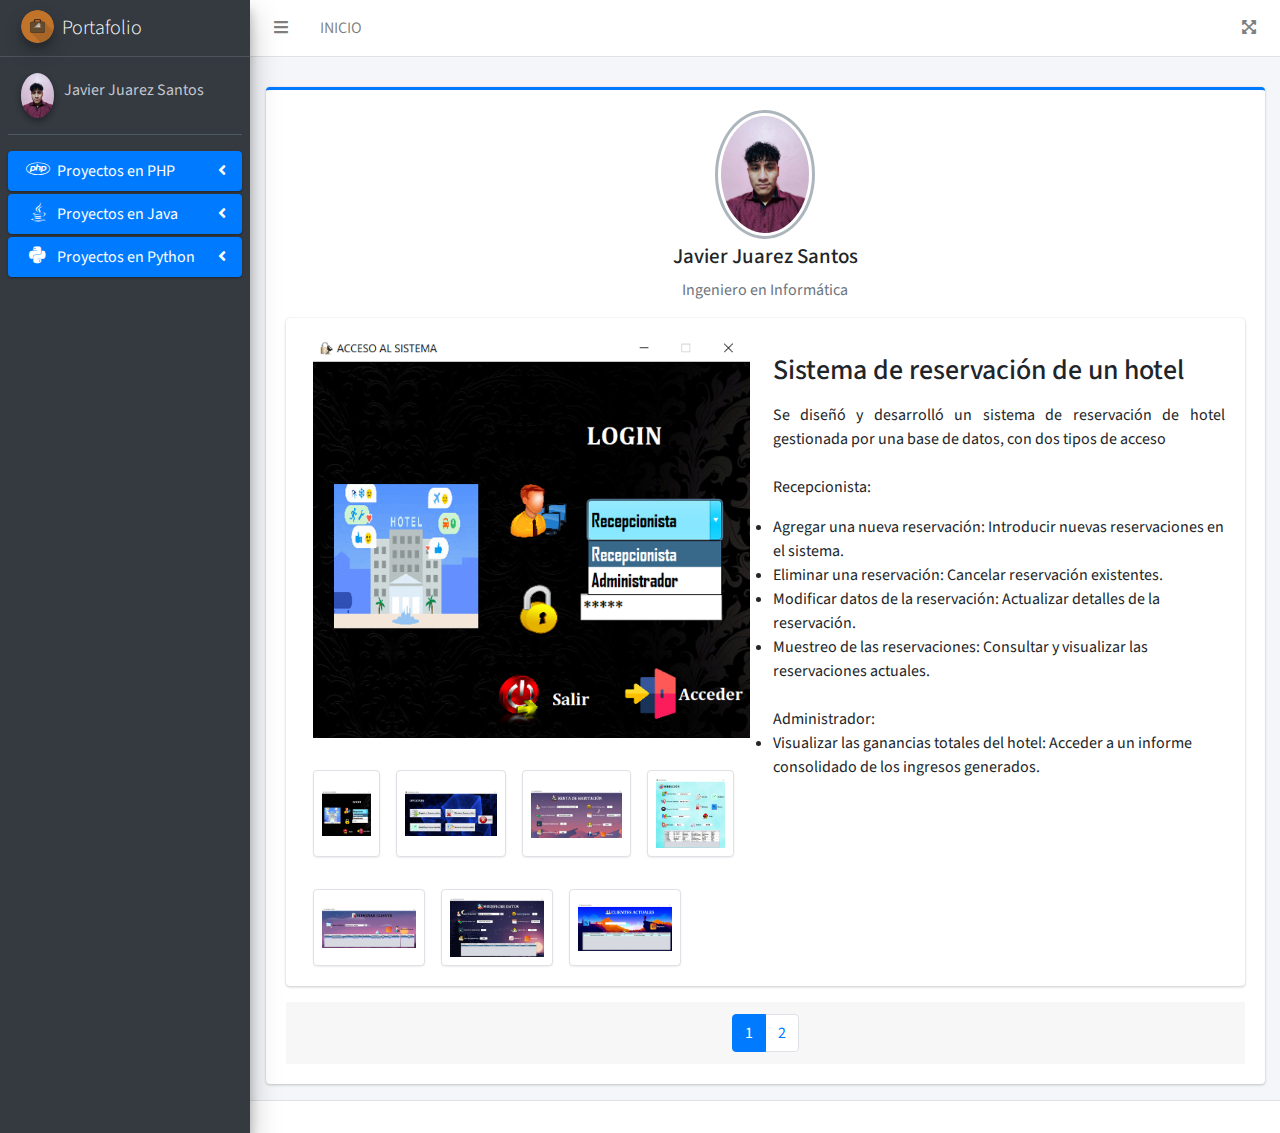
<file: reservacionhotel.html>
<!DOCTYPE html>

<html lang="en">
  <head>
    <meta charset="utf-8" />
    <meta name="viewport" content="width=device-width, initial-scale=1" />
    <title>Portafolio Javier Juarez Santos</title>

    <!-- Google Font: Source Sans Pro -->
    <link
      rel="stylesheet"
      href="https://fonts.googleapis.com/css?family=Source+Sans+Pro:300,400,400i,700&display=fallback"
    />
    <!-- Font Awesome Icons -->

    <!-- ICONO DE LA LIBRERIA FONT-AWESOME-->
    <link
      href="https://cdnjs.cloudflare.com/ajax/libs/font-awesome/6.0.0-beta3/css/all.min.css"
      rel="stylesheet"
    />

    <link
      rel="stylesheet"
      href="public/templeates/AdminLTE-3.2.0/plugins/fontawesome-free/css/all.min.css"
    />
    <!-- Theme style -->
    <link
      rel="stylesheet"
      href="public/templeates/AdminLTE-3.2.0/dist/css/adminlte.min.css"
    />

    <!-- DISEÑO DE FUENTES -->
    <link rel="stylesheet" href="public/css/fuentes.css"
  </head>

  <body class="hold-transition sidebar-mini">
    <div class="wrapper">
      <!-- Navbar -->
      <nav class="main-header navbar navbar-expand navbar-white navbar-light">
        <!-- Direccion al inicio -->
        <ul class="navbar-nav">
          <li class="nav-item">
            <a class="nav-link" data-widget="pushmenu" href="#" role="button"
              ><i class="fas fa-bars"></i
            ></a>
          </li>
          <li class="nav-item d-none d-sm-inline-block">
            <a href="index.html" class="nav-link">INICIO</a>
          </li>
        </ul>

        <!-- Expansion -->
        <ul class="navbar-nav ml-auto">
          <li class="nav-item">
            <a class="nav-link" data-widget="fullscreen" href="#" role="button">
              <i class="fas fa-expand-arrows-alt"></i>
            </a>
          </li>
        </ul>
      </nav>
      <!-- /.navbar -->

      <!-- Main Sidebar Container PARTE IZQUIERDA-->
      <aside class="main-sidebar sidebar-dark-primary elevation-4">
        <!-- Brand Logo -->
        <a href="index.html" class="brand-link">
          <!-- CAMBIAR DIRECCION PONER LA DE INICIO -->
          <img
            src="public/images/Maleta.png"
            alt="AdminLTE Logo"
            class="brand-image img-circle elevation-3"
            style="opacity: 0.8"
          />
          <span class="brand-text font-weight-light">Portafolio</span>
        </a>

        <!-- Sidebar -->
        <div class="sidebar">
          <!-- Sidebar user panel (optional) -->
          <div class="user-panel mt-3 pb-3 mb-3 d-flex">
            <div class="image">
              <img
                src="public/images/Javier.jpg"
                class="img-circle elevation-2"
                alt="User Image"
              />
              <!-- CAMBIAR FOTO -->
            </div>
            <div class="info">
              <a href="#" class="d-block">Javier Juarez Santos</a>
            </div>
          </div>

          <!-- Sidebar Menu -->
          <nav class="mt-2">
            <ul
              class="nav nav-pills nav-sidebar flex-column"
              data-widget="treeview"
              role="menu"
              data-accordion="false"
            >
              <!-- Add icons to the links using the .nav-icon class
               with font-awesome or any other icon font library -->

              <!-- APARTADO DE PHP -->
              <li class="nav-item">
                <a href="#" class="nav-link active">
                  <i class="nav-icon fa-brands fa-php"></i>
                  <p>
                    Proyectos en PHP
                    <i class="right fas fa-angle-left"></i>
                  </p>
                </a>
                <ul class="nav nav-treeview">
                  <li class="nav-item">
                    <a href="puntoventa.html" class="nav-link">
                      <i class="far fa-circle nav-icon"></i>
                      <p>Punto de venta</p>
                    </a>
                  </li>
                  <li class="nav-item">
                    <a href="barberia.html" class="nav-link">
                      <i class="far fa-circle nav-icon"></i>
                      <p>Página web de barbería</p>
                    </a>
                  </li>
                </ul>
              </li>

              <!-- APARTADO DE JAVA -->
              <li class="nav-item">
                <a href="#" class="nav-link active">
                  <i class="nav-icon fa-brands fa-java"></i>
                  <p>
                    Proyectos en Java
                    <i class="right fas fa-angle-left"></i>
                  </p>
                </a>
                <ul class="nav nav-treeview">
                  <li class="nav-item">
                    <a href="farmacia.html" class="nav-link">
                      <i class="far fa-circle nav-icon"></i>
                      <p>Cadena de farmacia</p>
                    </a>
                  </li>
                  <li class="nav-item">
                    <a href="reservacionhotel.html" class="nav-link">
                      <i class="far fa-circle nav-icon"></i>
                      <p>Reservación de hotel</p>
                    </a>
                  </li>
                </ul>
              </li>

              <!-- APARTADO DE PYTHON -->
              <li class="nav-item">
                <a href="#" class="nav-link active">
                  <i class="nav-icon fa-brands fa-python"></i>
                  <p>
                    Proyectos en Python
                    <i class="right fas fa-angle-left"></i>
                  </p>
                </a>
                <ul class="nav nav-treeview">
                  <li class="nav-item">
                    <a href="embebido.html" class="nav-link">
                      <i class="far fa-circle nav-icon"></i>
                      <p>Sistema embebido</p>
                    </a>
                  </li>
                </ul>
              </li>
            </ul>
          </nav>
          <!-- /.sidebar-menu -->
        </div>
        <!-- /.sidebar -->
      </aside>

      <!-- Content Wrapper. Contains page content -->
      <div class="content-wrapper">
        <!-- Content Header (Page header) -->
        <div class="content-header"></div>
        <!-- /.content-header -->

        <!-- CONTENIDO PRINCIPAL -->
        <div class="content">
          <section class="content">
            <div class="container-fluid">
              <div class="row">
                <!-- /.col -->
                <div class="col-md-12">
                  <div class="card card-primary card-outline">
                    <!-- /.card-header -->
                    <div class="card-body">
                      <div class="tab-content">
                        <div class="active tab-pane">
                          <div class="text-center">
                            <img
                              class="profile-user-img img-fluid img-circle"
                              src="public/images/Javier.jpg"
                              alt="User profile picture"
                            />
                          </div>

                          <h3 class="profile-username text-center">
                            Javier Juarez Santos
                          </h3>

                          <p class="text-muted text-center">
                            Ingeniero en Informática
                          </p>

                          <!-- MENU PRINCIOAL DE IMAGENES Y INFORMACION DEL PROYECTO -->
                          <div class="card card-solid">
                            <div class="card-body">
                              <div class="row">
                                <div class="col-12 col-sm-6">
                                  <h3 class="d-inline-block d-sm-none">
                                    Sistema de reservación de un hotel
                                  </h3>
                                  <div class="col-12">
                                    <img
                                      src="public/images/LoginHotel.PNG"
                                      class="product-image"
                                      alt="Product Image"
                                    />
                                  </div>
                                  <div class="col-12 product-image-thumbs">
                                    <div class="product-image-thumb active">
                                      <img
                                        src="public/images/LoginHotel.PNG"
                                        alt="Product Image"
                                      />
                                    </div>
                                    <div class="product-image-thumb">
                                      <img
                                        src="public/images/OpcionesHotel.PNG"
                                        alt="Product Image"
                                      />
                                    </div>
                                    <div class="product-image-thumb">
                                      <img
                                        src="public/images/Reservacion.PNG"
                                        alt="Product Image"
                                      />
                                    </div>
                                    <div class="product-image-thumb">
                                      <img
                                        src="public/images/Direccion.PNG"
                                        alt="Product Image"
                                      />
                                    </div>
                                  </div>
                                  <div class="col-12 product-image-thumbs">
                                    <div class="product-image-thumb">
                                      <img
                                        src="public/images/EliminarHotel.PNG"
                                        alt="Product Image"
                                      />
                                    </div>
                                    <div class="product-image-thumb">
                                      <img
                                        src="public/images/ModificarHotel.PNG"
                                        alt="Product Image"
                                      />
                                    </div>
                                    <div class="product-image-thumb">
                                      <img
                                        src="public/images/MostrarHotel.PNG"
                                        alt="Product Image"
                                      />
                                    </div>
                                  </div>
                                </div>
                                <div class="col-12 col-sm-6">
                                  <h3 class="my-3">
                                    Sistema de reservación de un hotel
                                  </h3>
                                  <p class="textjustificado">
                                    Se diseñó y desarrolló un sistema de
                                    reservación de hotel gestionada por una base
                                    de datos, con dos tipos de acceso

                                    <br /><br />Recepcionista:

                                    <li>
                                      Agregar una nueva reservación: Introducir
                                      nuevas reservaciones en el sistema.
                                    </li>
                                    <li>
                                      Eliminar una reservación: Cancelar
                                      reservación existentes.
                                    </li>
                                    <li>
                                      Modificar datos de la reservación:
                                      Actualizar detalles de la reservación.
                                    </li>
                                    <li>
                                      Muestreo de las reservaciones: Consultar y
                                      visualizar las reservaciones actuales.
                                    </li>

                                    <br />Administrador:

                                    <li>
                                      Visualizar las ganancias totales del
                                      hotel: Acceder a un informe consolidado de
                                      los ingresos generados.
                                    </li>
                                  </p>
                                </div>
                              </div>
                            </div>
                            <!-- /.card-body -->
                          </div>
                          <!-- /.card -->
                        </div>
                        <!-- /.post -->

                        <!-- MODULO DE CURSOS -->
                        <div class="post">
                          <div class="card-footer">
                            <nav aria-label="Contacts Page Navigation">
                              <ul class="pagination justify-content-center m-0">
                                <li class="page-item active">
                                  <a class="page-link" href="farmacia.html">1</a>
                                </li>
                                <li class="page-item">
                                  <a
                                    class="page-link"
                                    href="reservacionhotel.html"
                                    >2</a
                                  >
                                </li>
                                <!--<li class="page-item"><a class="page-link" href="embebido.php">3</a></li>
                                                    <li class="page-item"><a class="page-link" href="#">4</a></li>
                                                    <li class="page-item"><a class="page-link" href="#">5</a></li>
                                                    <li class="page-item"><a class="page-link" href="#">6</a></li>
                                                    <li class="page-item"><a class="page-link" href="#">7</a></li> 
                                                    <li class="page-item"><a class="page-link" href="#">8</a></li> -->
                              </ul>
                            </nav>
                          </div>
                          <!-- /.card-footer -->
                        </div>
                      </div>
                      <!-- /.tab-content -->
                    </div>
                    <!-- /.card-body -->
                  </div>
                  <!-- /.card -->
                </div>
                <!-- /.col -->
              </div>
              <!-- /.row -->
            </div>
            <!-- /.container-fluid -->
          </section>
          <!-- /.container-fluid -->
        </div>
        <!-- /.content -->
      </div>
      <!-- /.content-wrapper -->

     <!-- Main Footer -->
     <footer class="main-footer">
        <!-- To the right
        <div class="float-right d-none d-sm-inline">Anything you want</div>
        
        <strong>Copyright &copy; 2025
          <a href="https://adminlte.io">AdminLTE.io</a>.</strong>
        All rights reserved.
      </footer>
    </div>
    <!-- ./wrapper -->
  
        <!-- REQUIRED SCRIPTS -->
  
        <!-- jQuery -->
        <script src="public/templeates/AdminLTE-3.2.0/plugins/jquery/jquery.min.js"></script>
        <!-- Bootstrap 4 -->
        <script src="public/templeates/AdminLTE-3.2.0/plugins/bootstrap/js/bootstrap.bundle.min.js"></script>
        <!-- AdminLTE App -->
        <script src="public/templeates/AdminLTE-3.2.0/dist/js/adminlte.min.js"></script>
        <script>
            $(document).ready(function () {
              $(".product-image-thumb").on("click", function () {
                var $image_element = $(this).find("img");
                $(".product-image").prop("src", $image_element.attr("src"));
                $(".product-image-thumb.active").removeClass("active");
                $(this).addClass("active");
              });
            });
          </script>
        </div>
      </body>
  
  </html>
</file>
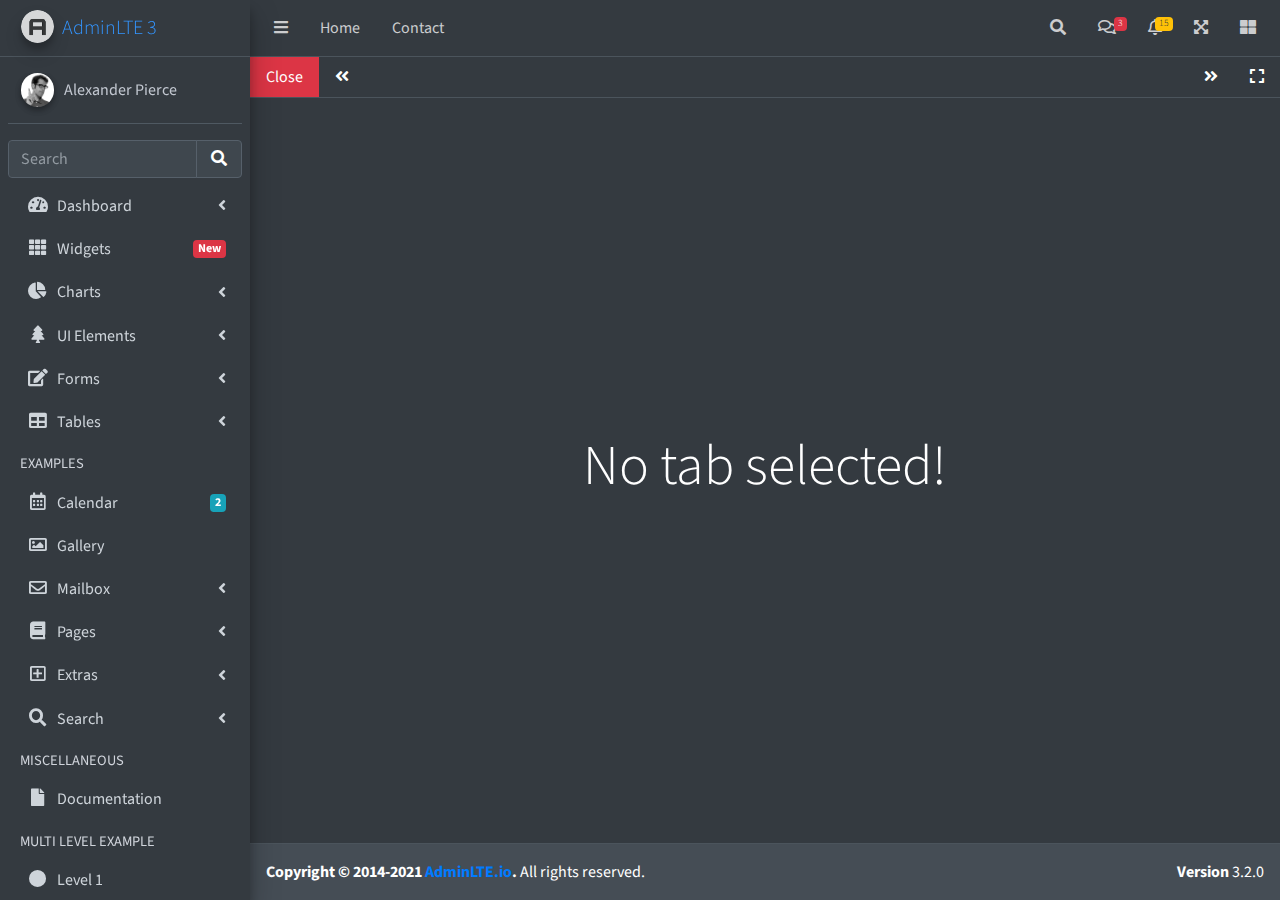
<file: public/templeates/AdminLTE-3.2.0/iframe-dark.html>
<!DOCTYPE html>
<html lang="en">
<head>
  <meta charset="utf-8">
  <meta name="viewport" content="width=device-width, initial-scale=1">
  <title>AdminLTE 3 | Tabbed IFrames</title>

  <!-- Google Font: Source Sans Pro -->
  <link rel="stylesheet" href="https://fonts.googleapis.com/css?family=Source+Sans+Pro:300,400,400i,700&display=fallback">
  <!-- Font Awesome -->
  <link rel="stylesheet" href="plugins/fontawesome-free/css/all.min.css">
  <!-- Theme style -->
  <link rel="stylesheet" href="dist/css/adminlte.min.css">
  <!-- overlayScrollbars -->
  <link rel="stylesheet" href="plugins/overlayScrollbars/css/OverlayScrollbars.min.css">
</head>
<body class="hold-transition sidebar-mini layout-fixed dark-mode" data-panel-auto-height-mode="height">
<div class="wrapper">

  <!-- Navbar -->
  <nav class="main-header navbar navbar-expand navbar-dark">
    <!-- Left navbar links -->
    <ul class="navbar-nav">
      <li class="nav-item">
        <a class="nav-link" data-widget="pushmenu" href="#" role="button"><i class="fas fa-bars"></i></a>
      </li>
      <li class="nav-item d-none d-sm-inline-block">
        <a href="index3.html" class="nav-link">Home</a>
      </li>
      <li class="nav-item d-none d-sm-inline-block">
        <a href="#" class="nav-link">Contact</a>
      </li>
    </ul>

    <!-- Right navbar links -->
    <ul class="navbar-nav ml-auto">
      <!-- Navbar Search -->
      <li class="nav-item">
        <a class="nav-link" data-widget="navbar-search" href="#" role="button">
          <i class="fas fa-search"></i>
        </a>
        <div class="navbar-search-block">
          <form class="form-inline">
            <div class="input-group input-group-sm">
              <input class="form-control form-control-navbar" type="search" placeholder="Search" aria-label="Search">
              <div class="input-group-append">
                <button class="btn btn-navbar" type="submit">
                  <i class="fas fa-search"></i>
                </button>
                <button class="btn btn-navbar" type="button" data-widget="navbar-search">
                  <i class="fas fa-times"></i>
                </button>
              </div>
            </div>
          </form>
        </div>
      </li>

      <!-- Messages Dropdown Menu -->
      <li class="nav-item dropdown">
        <a class="nav-link" data-toggle="dropdown" href="#">
          <i class="far fa-comments"></i>
          <span class="badge badge-danger navbar-badge">3</span>
        </a>
        <div class="dropdown-menu dropdown-menu-lg dropdown-menu-right">
          <a href="#" class="dropdown-item">
            <!-- Message Start -->
            <div class="media">
              <img src="dist/img/user1-128x128.jpg" alt="User Avatar" class="img-size-50 mr-3 img-circle">
              <div class="media-body">
                <h3 class="dropdown-item-title">
                  Brad Diesel
                  <span class="float-right text-sm text-danger"><i class="fas fa-star"></i></span>
                </h3>
                <p class="text-sm">Call me whenever you can...</p>
                <p class="text-sm text-muted"><i class="far fa-clock mr-1"></i> 4 Hours Ago</p>
              </div>
            </div>
            <!-- Message End -->
          </a>
          <div class="dropdown-divider"></div>
          <a href="#" class="dropdown-item">
            <!-- Message Start -->
            <div class="media">
              <img src="dist/img/user8-128x128.jpg" alt="User Avatar" class="img-size-50 img-circle mr-3">
              <div class="media-body">
                <h3 class="dropdown-item-title">
                  John Pierce
                  <span class="float-right text-sm text-muted"><i class="fas fa-star"></i></span>
                </h3>
                <p class="text-sm">I got your message bro</p>
                <p class="text-sm text-muted"><i class="far fa-clock mr-1"></i> 4 Hours Ago</p>
              </div>
            </div>
            <!-- Message End -->
          </a>
          <div class="dropdown-divider"></div>
          <a href="#" class="dropdown-item">
            <!-- Message Start -->
            <div class="media">
              <img src="dist/img/user3-128x128.jpg" alt="User Avatar" class="img-size-50 img-circle mr-3">
              <div class="media-body">
                <h3 class="dropdown-item-title">
                  Nora Silvester
                  <span class="float-right text-sm text-warning"><i class="fas fa-star"></i></span>
                </h3>
                <p class="text-sm">The subject goes here</p>
                <p class="text-sm text-muted"><i class="far fa-clock mr-1"></i> 4 Hours Ago</p>
              </div>
            </div>
            <!-- Message End -->
          </a>
          <div class="dropdown-divider"></div>
          <a href="#" class="dropdown-item dropdown-footer">See All Messages</a>
        </div>
      </li>
      <!-- Notifications Dropdown Menu -->
      <li class="nav-item dropdown">
        <a class="nav-link" data-toggle="dropdown" href="#">
          <i class="far fa-bell"></i>
          <span class="badge badge-warning navbar-badge">15</span>
        </a>
        <div class="dropdown-menu dropdown-menu-lg dropdown-menu-right">
          <span class="dropdown-item dropdown-header">15 Notifications</span>
          <div class="dropdown-divider"></div>
          <a href="#" class="dropdown-item">
            <i class="fas fa-envelope mr-2"></i> 4 new messages
            <span class="float-right text-muted text-sm">3 mins</span>
          </a>
          <div class="dropdown-divider"></div>
          <a href="#" class="dropdown-item">
            <i class="fas fa-users mr-2"></i> 8 friend requests
            <span class="float-right text-muted text-sm">12 hours</span>
          </a>
          <div class="dropdown-divider"></div>
          <a href="#" class="dropdown-item">
            <i class="fas fa-file mr-2"></i> 3 new reports
            <span class="float-right text-muted text-sm">2 days</span>
          </a>
          <div class="dropdown-divider"></div>
          <a href="#" class="dropdown-item dropdown-footer">See All Notifications</a>
        </div>
      </li>
      <li class="nav-item">
        <a class="nav-link" data-widget="fullscreen" href="#" role="button">
          <i class="fas fa-expand-arrows-alt"></i>
        </a>
      </li>
      <li class="nav-item">
        <a class="nav-link" data-widget="control-sidebar" data-slide="true" href="#" role="button">
          <i class="fas fa-th-large"></i>
        </a>
      </li>
    </ul>
  </nav>
  <!-- /.navbar -->

  <!-- Main Sidebar Container -->
  <aside class="main-sidebar sidebar-dark-primary elevation-4">
    <!-- Brand Logo -->
    <a href="index3.html" class="brand-link">
      <img src="dist/img/AdminLTELogo.png" alt="AdminLTE Logo" class="brand-image img-circle elevation-3" style="opacity: .8">
      <span class="brand-text font-weight-light">AdminLTE 3</span>
    </a>

    <!-- Sidebar -->
    <div class="sidebar">
      <!-- Sidebar user panel (optional) -->
      <div class="user-panel mt-3 pb-3 mb-3 d-flex">
        <div class="image">
          <img src="dist/img/user2-160x160.jpg" class="img-circle elevation-2" alt="User Image">
        </div>
        <div class="info">
          <a href="#" class="d-block">Alexander Pierce</a>
        </div>
      </div>

      <!-- SidebarSearch Form -->
      <div class="form-inline">
        <div class="input-group" data-widget="sidebar-search">
          <input class="form-control form-control-sidebar" type="search" placeholder="Search" aria-label="Search">
          <div class="input-group-append">
            <button class="btn btn-sidebar">
              <i class="fas fa-search fa-fw"></i>
            </button>
          </div>
        </div>
      </div>

      <!-- Sidebar Menu -->
      <nav class="mt-2">
        <ul class="nav nav-pills nav-sidebar flex-column" data-widget="treeview" role="menu" data-accordion="false">
          <!-- Add icons to the links using the .nav-icon class
               with font-awesome or any other icon font library -->
          <li class="nav-item">
            <a href="#" class="nav-link">
              <i class="nav-icon fas fa-tachometer-alt"></i>
              <p>
                Dashboard
                <i class="right fas fa-angle-left"></i>
              </p>
            </a>
            <ul class="nav nav-treeview">
              <li class="nav-item">
                <a href="./index.html" class="nav-link">
                  <i class="far fa-circle nav-icon"></i>
                  <p>Dashboard v1</p>
                </a>
              </li>
              <li class="nav-item">
                <a href="./index2.html" class="nav-link">
                  <i class="far fa-circle nav-icon"></i>
                  <p>Dashboard v2</p>
                </a>
              </li>
              <li class="nav-item">
                <a href="./index3.html" class="nav-link">
                  <i class="far fa-circle nav-icon"></i>
                  <p>Dashboard v3</p>
                </a>
              </li>
            </ul>
          </li>
          <li class="nav-item">
            <a href="pages/widgets.html" class="nav-link">
              <i class="nav-icon fas fa-th"></i>
              <p>
                Widgets
                <span class="right badge badge-danger">New</span>
              </p>
            </a>
          </li>
          <li class="nav-item">
            <a href="#" class="nav-link">
              <i class="nav-icon fas fa-chart-pie"></i>
              <p>
                Charts
                <i class="right fas fa-angle-left"></i>
              </p>
            </a>
            <ul class="nav nav-treeview">
              <li class="nav-item">
                <a href="pages/charts/chartjs.html" class="nav-link">
                  <i class="far fa-circle nav-icon"></i>
                  <p>ChartJS</p>
                </a>
              </li>
              <li class="nav-item">
                <a href="pages/charts/flot.html" class="nav-link">
                  <i class="far fa-circle nav-icon"></i>
                  <p>Flot</p>
                </a>
              </li>
              <li class="nav-item">
                <a href="pages/charts/inline.html" class="nav-link">
                  <i class="far fa-circle nav-icon"></i>
                  <p>Inline</p>
                </a>
              </li>
            </ul>
          </li>
          <li class="nav-item">
            <a href="#" class="nav-link">
              <i class="nav-icon fas fa-tree"></i>
              <p>
                UI Elements
                <i class="fas fa-angle-left right"></i>
              </p>
            </a>
            <ul class="nav nav-treeview">
              <li class="nav-item">
                <a href="pages/UI/general.html" class="nav-link">
                  <i class="far fa-circle nav-icon"></i>
                  <p>General</p>
                </a>
              </li>
              <li class="nav-item">
                <a href="pages/UI/icons.html" class="nav-link">
                  <i class="far fa-circle nav-icon"></i>
                  <p>Icons</p>
                </a>
              </li>
              <li class="nav-item">
                <a href="pages/UI/buttons.html" class="nav-link">
                  <i class="far fa-circle nav-icon"></i>
                  <p>Buttons</p>
                </a>
              </li>
              <li class="nav-item">
                <a href="pages/UI/sliders.html" class="nav-link">
                  <i class="far fa-circle nav-icon"></i>
                  <p>Sliders</p>
                </a>
              </li>
              <li class="nav-item">
                <a href="pages/UI/modals.html" class="nav-link">
                  <i class="far fa-circle nav-icon"></i>
                  <p>Modals & Alerts</p>
                </a>
              </li>
              <li class="nav-item">
                <a href="pages/UI/navbar.html" class="nav-link">
                  <i class="far fa-circle nav-icon"></i>
                  <p>Navbar & Tabs</p>
                </a>
              </li>
              <li class="nav-item">
                <a href="pages/UI/timeline.html" class="nav-link">
                  <i class="far fa-circle nav-icon"></i>
                  <p>Timeline</p>
                </a>
              </li>
              <li class="nav-item">
                <a href="pages/UI/ribbons.html" class="nav-link">
                  <i class="far fa-circle nav-icon"></i>
                  <p>Ribbons</p>
                </a>
              </li>
            </ul>
          </li>
          <li class="nav-item">
            <a href="#" class="nav-link">
              <i class="nav-icon fas fa-edit"></i>
              <p>
                Forms
                <i class="fas fa-angle-left right"></i>
              </p>
            </a>
            <ul class="nav nav-treeview">
              <li class="nav-item">
                <a href="pages/forms/general.html" class="nav-link">
                  <i class="far fa-circle nav-icon"></i>
                  <p>General Elements</p>
                </a>
              </li>
              <li class="nav-item">
                <a href="pages/forms/advanced.html" class="nav-link">
                  <i class="far fa-circle nav-icon"></i>
                  <p>Advanced Elements</p>
                </a>
              </li>
              <li class="nav-item">
                <a href="pages/forms/editors.html" class="nav-link">
                  <i class="far fa-circle nav-icon"></i>
                  <p>Editors</p>
                </a>
              </li>
              <li class="nav-item">
                <a href="pages/forms/validation.html" class="nav-link">
                  <i class="far fa-circle nav-icon"></i>
                  <p>Validation</p>
                </a>
              </li>
            </ul>
          </li>
          <li class="nav-item">
            <a href="#" class="nav-link">
              <i class="nav-icon fas fa-table"></i>
              <p>
                Tables
                <i class="fas fa-angle-left right"></i>
              </p>
            </a>
            <ul class="nav nav-treeview">
              <li class="nav-item">
                <a href="pages/tables/simple.html" class="nav-link">
                  <i class="far fa-circle nav-icon"></i>
                  <p>Simple Tables</p>
                </a>
              </li>
              <li class="nav-item">
                <a href="pages/tables/data.html" class="nav-link">
                  <i class="far fa-circle nav-icon"></i>
                  <p>DataTables</p>
                </a>
              </li>
              <li class="nav-item">
                <a href="pages/tables/jsgrid.html" class="nav-link">
                  <i class="far fa-circle nav-icon"></i>
                  <p>jsGrid</p>
                </a>
              </li>
            </ul>
          </li>
          <li class="nav-header">EXAMPLES</li>
          <li class="nav-item">
            <a href="pages/calendar.html" class="nav-link">
              <i class="nav-icon far fa-calendar-alt"></i>
              <p>
                Calendar
                <span class="badge badge-info right">2</span>
              </p>
            </a>
          </li>
          <li class="nav-item">
            <a href="pages/gallery.html" class="nav-link">
              <i class="nav-icon far fa-image"></i>
              <p>
                Gallery
              </p>
            </a>
          </li>
          <li class="nav-item">
            <a href="#" class="nav-link">
              <i class="nav-icon far fa-envelope"></i>
              <p>
                Mailbox
                <i class="fas fa-angle-left right"></i>
              </p>
            </a>
            <ul class="nav nav-treeview">
              <li class="nav-item">
                <a href="pages/mailbox/mailbox.html" class="nav-link">
                  <i class="far fa-circle nav-icon"></i>
                  <p>Inbox</p>
                </a>
              </li>
              <li class="nav-item">
                <a href="pages/mailbox/compose.html" class="nav-link">
                  <i class="far fa-circle nav-icon"></i>
                  <p>Compose</p>
                </a>
              </li>
              <li class="nav-item">
                <a href="pages/mailbox/read-mail.html" class="nav-link">
                  <i class="far fa-circle nav-icon"></i>
                  <p>Read</p>
                </a>
              </li>
            </ul>
          </li>
          <li class="nav-item">
            <a href="#" class="nav-link">
              <i class="nav-icon fas fa-book"></i>
              <p>
                Pages
                <i class="fas fa-angle-left right"></i>
              </p>
            </a>
            <ul class="nav nav-treeview">
              <li class="nav-item">
                <a href="pages/examples/invoice.html" class="nav-link">
                  <i class="far fa-circle nav-icon"></i>
                  <p>Invoice</p>
                </a>
              </li>
              <li class="nav-item">
                <a href="pages/examples/profile.html" class="nav-link">
                  <i class="far fa-circle nav-icon"></i>
                  <p>Profile</p>
                </a>
              </li>
              <li class="nav-item">
                <a href="pages/examples/e-commerce.html" class="nav-link">
                  <i class="far fa-circle nav-icon"></i>
                  <p>E-commerce</p>
                </a>
              </li>
              <li class="nav-item">
                <a href="pages/examples/projects.html" class="nav-link">
                  <i class="far fa-circle nav-icon"></i>
                  <p>Projects</p>
                </a>
              </li>
              <li class="nav-item">
                <a href="pages/examples/project-add.html" class="nav-link">
                  <i class="far fa-circle nav-icon"></i>
                  <p>Project Add</p>
                </a>
              </li>
              <li class="nav-item">
                <a href="pages/examples/project-edit.html" class="nav-link">
                  <i class="far fa-circle nav-icon"></i>
                  <p>Project Edit</p>
                </a>
              </li>
              <li class="nav-item">
                <a href="pages/examples/project-detail.html" class="nav-link">
                  <i class="far fa-circle nav-icon"></i>
                  <p>Project Detail</p>
                </a>
              </li>
              <li class="nav-item">
                <a href="pages/examples/contacts.html" class="nav-link">
                  <i class="far fa-circle nav-icon"></i>
                  <p>Contacts</p>
                </a>
              </li>
              <li class="nav-item">
                <a href="pages/examples/faq.html" class="nav-link">
                  <i class="far fa-circle nav-icon"></i>
                  <p>FAQ</p>
                </a>
              </li>
              <li class="nav-item">
                <a href="pages/examples/contact-us.html" class="nav-link">
                  <i class="far fa-circle nav-icon"></i>
                  <p>Contact us</p>
                </a>
              </li>
            </ul>
          </li>
          <li class="nav-item">
            <a href="#" class="nav-link">
              <i class="nav-icon far fa-plus-square"></i>
              <p>
                Extras
                <i class="fas fa-angle-left right"></i>
              </p>
            </a>
            <ul class="nav nav-treeview">
              <li class="nav-item">
                <a href="#" class="nav-link">
                  <i class="far fa-circle nav-icon"></i>
                  <p>
                    Login & Register v1
                    <i class="fas fa-angle-left right"></i>
                  </p>
                </a>
                <ul class="nav nav-treeview">
                  <li class="nav-item">
                    <a href="pages/examples/login.html" class="nav-link">
                      <i class="far fa-circle nav-icon"></i>
                      <p>Login v1</p>
                    </a>
                  </li>
                  <li class="nav-item">
                    <a href="pages/examples/register.html" class="nav-link">
                      <i class="far fa-circle nav-icon"></i>
                      <p>Register v1</p>
                    </a>
                  </li>
                  <li class="nav-item">
                    <a href="pages/examples/forgot-password.html" class="nav-link">
                      <i class="far fa-circle nav-icon"></i>
                      <p>Forgot Password v1</p>
                    </a>
                  </li>
                  <li class="nav-item">
                    <a href="pages/examples/recover-password.html" class="nav-link">
                      <i class="far fa-circle nav-icon"></i>
                      <p>Recover Password v1</p>
                    </a>
                  </li>
                </ul>
              </li>
              <li class="nav-item">
                <a href="#" class="nav-link">
                  <i class="far fa-circle nav-icon"></i>
                  <p>
                    Login & Register v2
                    <i class="fas fa-angle-left right"></i>
                  </p>
                </a>
                <ul class="nav nav-treeview">
                  <li class="nav-item">
                    <a href="pages/examples/login-v2.html" class="nav-link">
                      <i class="far fa-circle nav-icon"></i>
                      <p>Login v2</p>
                    </a>
                  </li>
                  <li class="nav-item">
                    <a href="pages/examples/register-v2.html" class="nav-link">
                      <i class="far fa-circle nav-icon"></i>
                      <p>Register v2</p>
                    </a>
                  </li>
                  <li class="nav-item">
                    <a href="pages/examples/forgot-password-v2.html" class="nav-link">
                      <i class="far fa-circle nav-icon"></i>
                      <p>Forgot Password v2</p>
                    </a>
                  </li>
                  <li class="nav-item">
                    <a href="pages/examples/recover-password-v2.html" class="nav-link">
                      <i class="far fa-circle nav-icon"></i>
                      <p>Recover Password v2</p>
                    </a>
                  </li>
                </ul>
              </li>
              <li class="nav-item">
                <a href="pages/examples/lockscreen.html" class="nav-link">
                  <i class="far fa-circle nav-icon"></i>
                  <p>Lockscreen</p>
                </a>
              </li>
              <li class="nav-item">
                <a href="pages/examples/legacy-user-menu.html" class="nav-link">
                  <i class="far fa-circle nav-icon"></i>
                  <p>Legacy User Menu</p>
                </a>
              </li>
              <li class="nav-item">
                <a href="pages/examples/language-menu.html" class="nav-link">
                  <i class="far fa-circle nav-icon"></i>
                  <p>Language Menu</p>
                </a>
              </li>
              <li class="nav-item">
                <a href="pages/examples/404.html" class="nav-link">
                  <i class="far fa-circle nav-icon"></i>
                  <p>Error 404</p>
                </a>
              </li>
              <li class="nav-item">
                <a href="pages/examples/500.html" class="nav-link">
                  <i class="far fa-circle nav-icon"></i>
                  <p>Error 500</p>
                </a>
              </li>
              <li class="nav-item">
                <a href="pages/examples/pace.html" class="nav-link">
                  <i class="far fa-circle nav-icon"></i>
                  <p>Pace</p>
                </a>
              </li>
              <li class="nav-item">
                <a href="pages/examples/blank.html" class="nav-link">
                  <i class="far fa-circle nav-icon"></i>
                  <p>Blank Page</p>
                </a>
              </li>
              <li class="nav-item">
                <a href="starter.html" class="nav-link">
                  <i class="far fa-circle nav-icon"></i>
                  <p>Starter Page</p>
                </a>
              </li>
            </ul>
          </li>
          <li class="nav-item">
            <a href="#" class="nav-link">
              <i class="nav-icon fas fa-search"></i>
              <p>
                Search
                <i class="fas fa-angle-left right"></i>
              </p>
            </a>
            <ul class="nav nav-treeview">
              <li class="nav-item">
                <a href="pages/search/simple.html" class="nav-link">
                  <i class="far fa-circle nav-icon"></i>
                  <p>Simple Search</p>
                </a>
              </li>
              <li class="nav-item">
                <a href="pages/search/enhanced.html" class="nav-link">
                  <i class="far fa-circle nav-icon"></i>
                  <p>Enhanced</p>
                </a>
              </li>
            </ul>
          </li>
          <li class="nav-header">MISCELLANEOUS</li>
          <li class="nav-item">
            <a href="https://adminlte.io/docs/3.1/" class="nav-link">
              <i class="nav-icon fas fa-file"></i>
              <p>Documentation</p>
            </a>
          </li>
          <li class="nav-header">MULTI LEVEL EXAMPLE</li>
          <li class="nav-item">
            <a href="#" class="nav-link">
              <i class="fas fa-circle nav-icon"></i>
              <p>Level 1</p>
            </a>
          </li>
          <li class="nav-item">
            <a href="#" class="nav-link">
              <i class="nav-icon fas fa-circle"></i>
              <p>
                Level 1
                <i class="right fas fa-angle-left"></i>
              </p>
            </a>
            <ul class="nav nav-treeview">
              <li class="nav-item">
                <a href="#" class="nav-link">
                  <i class="far fa-circle nav-icon"></i>
                  <p>Level 2</p>
                </a>
              </li>
              <li class="nav-item">
                <a href="#" class="nav-link">
                  <i class="far fa-circle nav-icon"></i>
                  <p>
                    Level 2
                    <i class="right fas fa-angle-left"></i>
                  </p>
                </a>
                <ul class="nav nav-treeview">
                  <li class="nav-item">
                    <a href="#" class="nav-link">
                      <i class="far fa-dot-circle nav-icon"></i>
                      <p>Level 3</p>
                    </a>
                  </li>
                  <li class="nav-item">
                    <a href="#" class="nav-link">
                      <i class="far fa-dot-circle nav-icon"></i>
                      <p>Level 3</p>
                    </a>
                  </li>
                  <li class="nav-item">
                    <a href="#" class="nav-link">
                      <i class="far fa-dot-circle nav-icon"></i>
                      <p>Level 3</p>
                    </a>
                  </li>
                </ul>
              </li>
              <li class="nav-item">
                <a href="#" class="nav-link">
                  <i class="far fa-circle nav-icon"></i>
                  <p>Level 2</p>
                </a>
              </li>
            </ul>
          </li>
          <li class="nav-item">
            <a href="#" class="nav-link">
              <i class="fas fa-circle nav-icon"></i>
              <p>Level 1</p>
            </a>
          </li>
          <li class="nav-header">LABELS</li>
          <li class="nav-item">
            <a href="#" class="nav-link">
              <i class="nav-icon far fa-circle text-danger"></i>
              <p class="text">Important</p>
            </a>
          </li>
          <li class="nav-item">
            <a href="#" class="nav-link">
              <i class="nav-icon far fa-circle text-warning"></i>
              <p>Warning</p>
            </a>
          </li>
          <li class="nav-item">
            <a href="#" class="nav-link">
              <i class="nav-icon far fa-circle text-info"></i>
              <p>Informational</p>
            </a>
          </li>
        </ul>
      </nav>
      <!-- /.sidebar-menu -->
    </div>
    <!-- /.sidebar -->
  </aside>

  <!-- Content Wrapper. Contains page content -->
  <div class="content-wrapper iframe-mode bg-dark" data-widget="iframe" data-auto-dark-mode="true" data-loading-screen="750">
    <div class="nav navbar navbar-expand-lg navbar-dark border-bottom border-dark p-0">
      <a class="nav-link bg-danger" href="#" data-widget="iframe-close">Close</a>
      <a class="nav-link bg-dark" href="#" data-widget="iframe-scrollleft"><i class="fas fa-angle-double-left"></i></a>
      <ul class="navbar-nav" role="tablist">
      </ul>
      <a class="nav-link bg-dark" href="#" data-widget="iframe-scrollright"><i class="fas fa-angle-double-right"></i></a>
      <a class="nav-link bg-dark" href="#" data-widget="iframe-fullscreen"><i class="fas fa-expand"></i></a>
    </div>
    <div class="tab-content">
      <div class="tab-empty">
        <h2 class="display-4">No tab selected!</h2>
      </div>
      <div class="tab-loading">
        <div>
          <h2 class="display-4">Tab is loading <i class="fa fa-sync fa-spin"></i></h2>
        </div>
      </div>
    </div>
  </div>
    <!-- /.content-wrapper -->
  <footer class="main-footer dark-mode">
    <strong>Copyright &copy; 2014-2021 <a href="https://adminlte.io">AdminLTE.io</a>.</strong>
    All rights reserved.
    <div class="float-right d-none d-sm-inline-block">
      <b>Version</b> 3.2.0
    </div>
  </footer>

  <!-- Control Sidebar -->
  <aside class="control-sidebar control-sidebar-dark">
    <!-- Control sidebar content goes here -->
  </aside>
  <!-- /.control-sidebar -->
</div>
<!-- ./wrapper -->

<!-- jQuery -->
<script src="plugins/jquery/jquery.min.js"></script>
<!-- jQuery UI 1.11.4 -->
<script src="plugins/jquery-ui/jquery-ui.min.js"></script>
<!-- Resolve conflict in jQuery UI tooltip with Bootstrap tooltip -->
<script>
  $.widget.bridge('uibutton', $.ui.button)
</script>
<!-- Bootstrap 4 -->
<script src="plugins/bootstrap/js/bootstrap.bundle.min.js"></script>
<!-- overlayScrollbars -->
<script src="plugins/overlayScrollbars/js/jquery.overlayScrollbars.min.js"></script>
<!-- AdminLTE App -->
<script src="dist/js/adminlte.js"></script>
<!-- AdminLTE for demo purposes -->
<script src="dist/js/demo.js"></script>
</body>
</html>
</file>
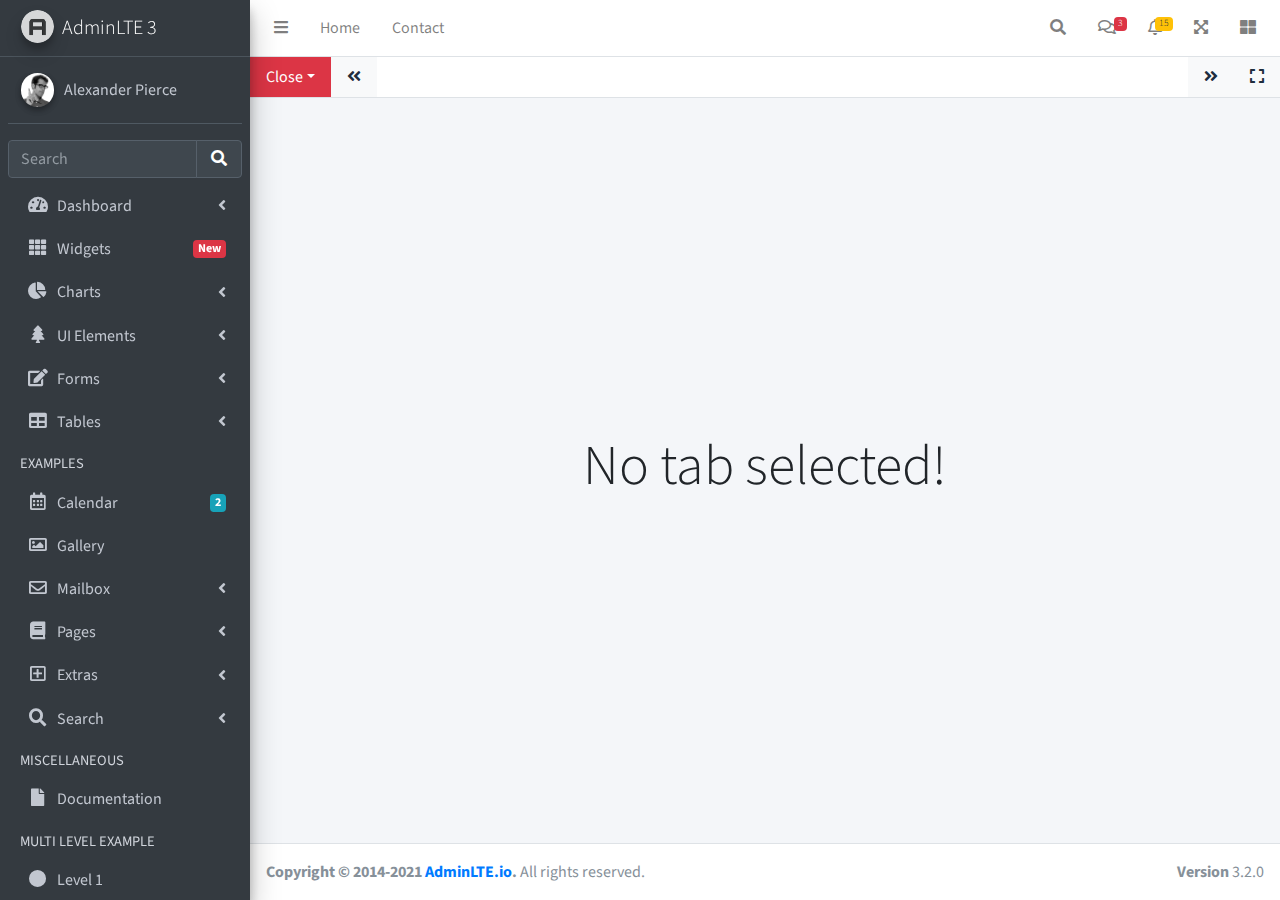
<file: public/templeates/AdminLTE-3.2.0/iframe.html>
<!DOCTYPE html>
<html lang="en">
<head>
  <meta charset="utf-8">
  <meta name="viewport" content="width=device-width, initial-scale=1">
  <title>AdminLTE 3 | Tabbed IFrames</title>

  <!-- Google Font: Source Sans Pro -->
  <link rel="stylesheet" href="https://fonts.googleapis.com/css?family=Source+Sans+Pro:300,400,400i,700&display=fallback">
  <!-- Font Awesome -->
  <link rel="stylesheet" href="plugins/fontawesome-free/css/all.min.css">
  <!-- Theme style -->
  <link rel="stylesheet" href="dist/css/adminlte.min.css">
  <!-- overlayScrollbars -->
  <link rel="stylesheet" href="plugins/overlayScrollbars/css/OverlayScrollbars.min.css">
</head>
<body class="hold-transition sidebar-mini layout-fixed" data-panel-auto-height-mode="height">
<div class="wrapper">

  <!-- Navbar -->
  <nav class="main-header navbar navbar-expand navbar-white navbar-light">
    <!-- Left navbar links -->
    <ul class="navbar-nav">
      <li class="nav-item">
        <a class="nav-link" data-widget="pushmenu" href="#" role="button"><i class="fas fa-bars"></i></a>
      </li>
      <li class="nav-item d-none d-sm-inline-block">
        <a href="index3.html" class="nav-link">Home</a>
      </li>
      <li class="nav-item d-none d-sm-inline-block">
        <a href="#" class="nav-link">Contact</a>
      </li>
    </ul>

    <!-- Right navbar links -->
    <ul class="navbar-nav ml-auto">
      <!-- Navbar Search -->
      <li class="nav-item">
        <a class="nav-link" data-widget="navbar-search" href="#" role="button">
          <i class="fas fa-search"></i>
        </a>
        <div class="navbar-search-block">
          <form class="form-inline">
            <div class="input-group input-group-sm">
              <input class="form-control form-control-navbar" type="search" placeholder="Search" aria-label="Search">
              <div class="input-group-append">
                <button class="btn btn-navbar" type="submit">
                  <i class="fas fa-search"></i>
                </button>
                <button class="btn btn-navbar" type="button" data-widget="navbar-search">
                  <i class="fas fa-times"></i>
                </button>
              </div>
            </div>
          </form>
        </div>
      </li>

      <!-- Messages Dropdown Menu -->
      <li class="nav-item dropdown">
        <a class="nav-link" data-toggle="dropdown" href="#">
          <i class="far fa-comments"></i>
          <span class="badge badge-danger navbar-badge">3</span>
        </a>
        <div class="dropdown-menu dropdown-menu-lg dropdown-menu-right">
          <a href="#" class="dropdown-item">
            <!-- Message Start -->
            <div class="media">
              <img src="dist/img/user1-128x128.jpg" alt="User Avatar" class="img-size-50 mr-3 img-circle">
              <div class="media-body">
                <h3 class="dropdown-item-title">
                  Brad Diesel
                  <span class="float-right text-sm text-danger"><i class="fas fa-star"></i></span>
                </h3>
                <p class="text-sm">Call me whenever you can...</p>
                <p class="text-sm text-muted"><i class="far fa-clock mr-1"></i> 4 Hours Ago</p>
              </div>
            </div>
            <!-- Message End -->
          </a>
          <div class="dropdown-divider"></div>
          <a href="#" class="dropdown-item">
            <!-- Message Start -->
            <div class="media">
              <img src="dist/img/user8-128x128.jpg" alt="User Avatar" class="img-size-50 img-circle mr-3">
              <div class="media-body">
                <h3 class="dropdown-item-title">
                  John Pierce
                  <span class="float-right text-sm text-muted"><i class="fas fa-star"></i></span>
                </h3>
                <p class="text-sm">I got your message bro</p>
                <p class="text-sm text-muted"><i class="far fa-clock mr-1"></i> 4 Hours Ago</p>
              </div>
            </div>
            <!-- Message End -->
          </a>
          <div class="dropdown-divider"></div>
          <a href="#" class="dropdown-item">
            <!-- Message Start -->
            <div class="media">
              <img src="dist/img/user3-128x128.jpg" alt="User Avatar" class="img-size-50 img-circle mr-3">
              <div class="media-body">
                <h3 class="dropdown-item-title">
                  Nora Silvester
                  <span class="float-right text-sm text-warning"><i class="fas fa-star"></i></span>
                </h3>
                <p class="text-sm">The subject goes here</p>
                <p class="text-sm text-muted"><i class="far fa-clock mr-1"></i> 4 Hours Ago</p>
              </div>
            </div>
            <!-- Message End -->
          </a>
          <div class="dropdown-divider"></div>
          <a href="#" class="dropdown-item dropdown-footer">See All Messages</a>
        </div>
      </li>
      <!-- Notifications Dropdown Menu -->
      <li class="nav-item dropdown">
        <a class="nav-link" data-toggle="dropdown" href="#">
          <i class="far fa-bell"></i>
          <span class="badge badge-warning navbar-badge">15</span>
        </a>
        <div class="dropdown-menu dropdown-menu-lg dropdown-menu-right">
          <span class="dropdown-item dropdown-header">15 Notifications</span>
          <div class="dropdown-divider"></div>
          <a href="#" class="dropdown-item">
            <i class="fas fa-envelope mr-2"></i> 4 new messages
            <span class="float-right text-muted text-sm">3 mins</span>
          </a>
          <div class="dropdown-divider"></div>
          <a href="#" class="dropdown-item">
            <i class="fas fa-users mr-2"></i> 8 friend requests
            <span class="float-right text-muted text-sm">12 hours</span>
          </a>
          <div class="dropdown-divider"></div>
          <a href="#" class="dropdown-item">
            <i class="fas fa-file mr-2"></i> 3 new reports
            <span class="float-right text-muted text-sm">2 days</span>
          </a>
          <div class="dropdown-divider"></div>
          <a href="#" class="dropdown-item dropdown-footer">See All Notifications</a>
        </div>
      </li>
      <li class="nav-item">
        <a class="nav-link" data-widget="fullscreen" href="#" role="button">
          <i class="fas fa-expand-arrows-alt"></i>
        </a>
      </li>
      <li class="nav-item">
        <a class="nav-link" data-widget="control-sidebar" data-slide="true" href="#" role="button">
          <i class="fas fa-th-large"></i>
        </a>
      </li>
    </ul>
  </nav>
  <!-- /.navbar -->

  <!-- Main Sidebar Container -->
  <aside class="main-sidebar sidebar-dark-primary elevation-4">
    <!-- Brand Logo -->
    <a href="index3.html" class="brand-link">
      <img src="dist/img/AdminLTELogo.png" alt="AdminLTE Logo" class="brand-image img-circle elevation-3" style="opacity: .8">
      <span class="brand-text font-weight-light">AdminLTE 3</span>
    </a>

    <!-- Sidebar -->
    <div class="sidebar">
      <!-- Sidebar user panel (optional) -->
      <div class="user-panel mt-3 pb-3 mb-3 d-flex">
        <div class="image">
          <img src="dist/img/user2-160x160.jpg" class="img-circle elevation-2" alt="User Image">
        </div>
        <div class="info">
          <a href="#" class="d-block">Alexander Pierce</a>
        </div>
      </div>

      <!-- SidebarSearch Form -->
      <div class="form-inline">
        <div class="input-group" data-widget="sidebar-search">
          <input class="form-control form-control-sidebar" type="search" placeholder="Search" aria-label="Search">
          <div class="input-group-append">
            <button class="btn btn-sidebar">
              <i class="fas fa-search fa-fw"></i>
            </button>
          </div>
        </div>
      </div>

      <!-- Sidebar Menu -->
      <nav class="mt-2">
        <ul class="nav nav-pills nav-sidebar flex-column" data-widget="treeview" role="menu" data-accordion="false">
          <!-- Add icons to the links using the .nav-icon class
               with font-awesome or any other icon font library -->
          <li class="nav-item">
            <a href="#" class="nav-link">
              <i class="nav-icon fas fa-tachometer-alt"></i>
              <p>
                Dashboard
                <i class="right fas fa-angle-left"></i>
              </p>
            </a>
            <ul class="nav nav-treeview">
              <li class="nav-item">
                <a href="./index.html" class="nav-link">
                  <i class="far fa-circle nav-icon"></i>
                  <p>Dashboard v1</p>
                </a>
              </li>
              <li class="nav-item">
                <a href="./index2.html" class="nav-link">
                  <i class="far fa-circle nav-icon"></i>
                  <p>Dashboard v2</p>
                </a>
              </li>
              <li class="nav-item">
                <a href="./index3.html" class="nav-link">
                  <i class="far fa-circle nav-icon"></i>
                  <p>Dashboard v3</p>
                </a>
              </li>
            </ul>
          </li>
          <li class="nav-item">
            <a href="pages/widgets.html" class="nav-link">
              <i class="nav-icon fas fa-th"></i>
              <p>
                Widgets
                <span class="right badge badge-danger">New</span>
              </p>
            </a>
          </li>
          <li class="nav-item">
            <a href="#" class="nav-link">
              <i class="nav-icon fas fa-chart-pie"></i>
              <p>
                Charts
                <i class="right fas fa-angle-left"></i>
              </p>
            </a>
            <ul class="nav nav-treeview">
              <li class="nav-item">
                <a href="pages/charts/chartjs.html" class="nav-link">
                  <i class="far fa-circle nav-icon"></i>
                  <p>ChartJS</p>
                </a>
              </li>
              <li class="nav-item">
                <a href="pages/charts/flot.html" class="nav-link">
                  <i class="far fa-circle nav-icon"></i>
                  <p>Flot</p>
                </a>
              </li>
              <li class="nav-item">
                <a href="pages/charts/inline.html" class="nav-link">
                  <i class="far fa-circle nav-icon"></i>
                  <p>Inline</p>
                </a>
              </li>
            </ul>
          </li>
          <li class="nav-item">
            <a href="#" class="nav-link">
              <i class="nav-icon fas fa-tree"></i>
              <p>
                UI Elements
                <i class="fas fa-angle-left right"></i>
              </p>
            </a>
            <ul class="nav nav-treeview">
              <li class="nav-item">
                <a href="pages/UI/general.html" class="nav-link">
                  <i class="far fa-circle nav-icon"></i>
                  <p>General</p>
                </a>
              </li>
              <li class="nav-item">
                <a href="pages/UI/icons.html" class="nav-link">
                  <i class="far fa-circle nav-icon"></i>
                  <p>Icons</p>
                </a>
              </li>
              <li class="nav-item">
                <a href="pages/UI/buttons.html" class="nav-link">
                  <i class="far fa-circle nav-icon"></i>
                  <p>Buttons</p>
                </a>
              </li>
              <li class="nav-item">
                <a href="pages/UI/sliders.html" class="nav-link">
                  <i class="far fa-circle nav-icon"></i>
                  <p>Sliders</p>
                </a>
              </li>
              <li class="nav-item">
                <a href="pages/UI/modals.html" class="nav-link">
                  <i class="far fa-circle nav-icon"></i>
                  <p>Modals & Alerts</p>
                </a>
              </li>
              <li class="nav-item">
                <a href="pages/UI/navbar.html" class="nav-link">
                  <i class="far fa-circle nav-icon"></i>
                  <p>Navbar & Tabs</p>
                </a>
              </li>
              <li class="nav-item">
                <a href="pages/UI/timeline.html" class="nav-link">
                  <i class="far fa-circle nav-icon"></i>
                  <p>Timeline</p>
                </a>
              </li>
              <li class="nav-item">
                <a href="pages/UI/ribbons.html" class="nav-link">
                  <i class="far fa-circle nav-icon"></i>
                  <p>Ribbons</p>
                </a>
              </li>
            </ul>
          </li>
          <li class="nav-item">
            <a href="#" class="nav-link">
              <i class="nav-icon fas fa-edit"></i>
              <p>
                Forms
                <i class="fas fa-angle-left right"></i>
              </p>
            </a>
            <ul class="nav nav-treeview">
              <li class="nav-item">
                <a href="pages/forms/general.html" class="nav-link">
                  <i class="far fa-circle nav-icon"></i>
                  <p>General Elements</p>
                </a>
              </li>
              <li class="nav-item">
                <a href="pages/forms/advanced.html" class="nav-link">
                  <i class="far fa-circle nav-icon"></i>
                  <p>Advanced Elements</p>
                </a>
              </li>
              <li class="nav-item">
                <a href="pages/forms/editors.html" class="nav-link">
                  <i class="far fa-circle nav-icon"></i>
                  <p>Editors</p>
                </a>
              </li>
              <li class="nav-item">
                <a href="pages/forms/validation.html" class="nav-link">
                  <i class="far fa-circle nav-icon"></i>
                  <p>Validation</p>
                </a>
              </li>
            </ul>
          </li>
          <li class="nav-item">
            <a href="#" class="nav-link">
              <i class="nav-icon fas fa-table"></i>
              <p>
                Tables
                <i class="fas fa-angle-left right"></i>
              </p>
            </a>
            <ul class="nav nav-treeview">
              <li class="nav-item">
                <a href="pages/tables/simple.html" class="nav-link">
                  <i class="far fa-circle nav-icon"></i>
                  <p>Simple Tables</p>
                </a>
              </li>
              <li class="nav-item">
                <a href="pages/tables/data.html" class="nav-link">
                  <i class="far fa-circle nav-icon"></i>
                  <p>DataTables</p>
                </a>
              </li>
              <li class="nav-item">
                <a href="pages/tables/jsgrid.html" class="nav-link">
                  <i class="far fa-circle nav-icon"></i>
                  <p>jsGrid</p>
                </a>
              </li>
            </ul>
          </li>
          <li class="nav-header">EXAMPLES</li>
          <li class="nav-item">
            <a href="pages/calendar.html" class="nav-link">
              <i class="nav-icon far fa-calendar-alt"></i>
              <p>
                Calendar
                <span class="badge badge-info right">2</span>
              </p>
            </a>
          </li>
          <li class="nav-item">
            <a href="pages/gallery.html" class="nav-link">
              <i class="nav-icon far fa-image"></i>
              <p>
                Gallery
              </p>
            </a>
          </li>
          <li class="nav-item">
            <a href="#" class="nav-link">
              <i class="nav-icon far fa-envelope"></i>
              <p>
                Mailbox
                <i class="fas fa-angle-left right"></i>
              </p>
            </a>
            <ul class="nav nav-treeview">
              <li class="nav-item">
                <a href="pages/mailbox/mailbox.html" class="nav-link">
                  <i class="far fa-circle nav-icon"></i>
                  <p>Inbox</p>
                </a>
              </li>
              <li class="nav-item">
                <a href="pages/mailbox/compose.html" class="nav-link">
                  <i class="far fa-circle nav-icon"></i>
                  <p>Compose</p>
                </a>
              </li>
              <li class="nav-item">
                <a href="pages/mailbox/read-mail.html" class="nav-link">
                  <i class="far fa-circle nav-icon"></i>
                  <p>Read</p>
                </a>
              </li>
            </ul>
          </li>
          <li class="nav-item">
            <a href="#" class="nav-link">
              <i class="nav-icon fas fa-book"></i>
              <p>
                Pages
                <i class="fas fa-angle-left right"></i>
              </p>
            </a>
            <ul class="nav nav-treeview">
              <li class="nav-item">
                <a href="pages/examples/invoice.html" class="nav-link">
                  <i class="far fa-circle nav-icon"></i>
                  <p>Invoice</p>
                </a>
              </li>
              <li class="nav-item">
                <a href="pages/examples/profile.html" class="nav-link">
                  <i class="far fa-circle nav-icon"></i>
                  <p>Profile</p>
                </a>
              </li>
              <li class="nav-item">
                <a href="pages/examples/e-commerce.html" class="nav-link">
                  <i class="far fa-circle nav-icon"></i>
                  <p>E-commerce</p>
                </a>
              </li>
              <li class="nav-item">
                <a href="pages/examples/projects.html" class="nav-link">
                  <i class="far fa-circle nav-icon"></i>
                  <p>Projects</p>
                </a>
              </li>
              <li class="nav-item">
                <a href="pages/examples/project-add.html" class="nav-link">
                  <i class="far fa-circle nav-icon"></i>
                  <p>Project Add</p>
                </a>
              </li>
              <li class="nav-item">
                <a href="pages/examples/project-edit.html" class="nav-link">
                  <i class="far fa-circle nav-icon"></i>
                  <p>Project Edit</p>
                </a>
              </li>
              <li class="nav-item">
                <a href="pages/examples/project-detail.html" class="nav-link">
                  <i class="far fa-circle nav-icon"></i>
                  <p>Project Detail</p>
                </a>
              </li>
              <li class="nav-item">
                <a href="pages/examples/contacts.html" class="nav-link">
                  <i class="far fa-circle nav-icon"></i>
                  <p>Contacts</p>
                </a>
              </li>
              <li class="nav-item">
                <a href="pages/examples/faq.html" class="nav-link">
                  <i class="far fa-circle nav-icon"></i>
                  <p>FAQ</p>
                </a>
              </li>
              <li class="nav-item">
                <a href="pages/examples/contact-us.html" class="nav-link">
                  <i class="far fa-circle nav-icon"></i>
                  <p>Contact us</p>
                </a>
              </li>
            </ul>
          </li>
          <li class="nav-item">
            <a href="#" class="nav-link">
              <i class="nav-icon far fa-plus-square"></i>
              <p>
                Extras
                <i class="fas fa-angle-left right"></i>
              </p>
            </a>
            <ul class="nav nav-treeview">
              <li class="nav-item">
                <a href="#" class="nav-link">
                  <i class="far fa-circle nav-icon"></i>
                  <p>
                    Login & Register v1
                    <i class="fas fa-angle-left right"></i>
                  </p>
                </a>
                <ul class="nav nav-treeview">
                  <li class="nav-item">
                    <a href="pages/examples/login.html" class="nav-link">
                      <i class="far fa-circle nav-icon"></i>
                      <p>Login v1</p>
                    </a>
                  </li>
                  <li class="nav-item">
                    <a href="pages/examples/register.html" class="nav-link">
                      <i class="far fa-circle nav-icon"></i>
                      <p>Register v1</p>
                    </a>
                  </li>
                  <li class="nav-item">
                    <a href="pages/examples/forgot-password.html" class="nav-link">
                      <i class="far fa-circle nav-icon"></i>
                      <p>Forgot Password v1</p>
                    </a>
                  </li>
                  <li class="nav-item">
                    <a href="pages/examples/recover-password.html" class="nav-link">
                      <i class="far fa-circle nav-icon"></i>
                      <p>Recover Password v1</p>
                    </a>
                  </li>
                </ul>
              </li>
              <li class="nav-item">
                <a href="#" class="nav-link">
                  <i class="far fa-circle nav-icon"></i>
                  <p>
                    Login & Register v2
                    <i class="fas fa-angle-left right"></i>
                  </p>
                </a>
                <ul class="nav nav-treeview">
                  <li class="nav-item">
                    <a href="pages/examples/login-v2.html" class="nav-link">
                      <i class="far fa-circle nav-icon"></i>
                      <p>Login v2</p>
                    </a>
                  </li>
                  <li class="nav-item">
                    <a href="pages/examples/register-v2.html" class="nav-link">
                      <i class="far fa-circle nav-icon"></i>
                      <p>Register v2</p>
                    </a>
                  </li>
                  <li class="nav-item">
                    <a href="pages/examples/forgot-password-v2.html" class="nav-link">
                      <i class="far fa-circle nav-icon"></i>
                      <p>Forgot Password v2</p>
                    </a>
                  </li>
                  <li class="nav-item">
                    <a href="pages/examples/recover-password-v2.html" class="nav-link">
                      <i class="far fa-circle nav-icon"></i>
                      <p>Recover Password v2</p>
                    </a>
                  </li>
                </ul>
              </li>
              <li class="nav-item">
                <a href="pages/examples/lockscreen.html" class="nav-link">
                  <i class="far fa-circle nav-icon"></i>
                  <p>Lockscreen</p>
                </a>
              </li>
              <li class="nav-item">
                <a href="pages/examples/legacy-user-menu.html" class="nav-link">
                  <i class="far fa-circle nav-icon"></i>
                  <p>Legacy User Menu</p>
                </a>
              </li>
              <li class="nav-item">
                <a href="pages/examples/language-menu.html" class="nav-link">
                  <i class="far fa-circle nav-icon"></i>
                  <p>Language Menu</p>
                </a>
              </li>
              <li class="nav-item">
                <a href="pages/examples/404.html" class="nav-link">
                  <i class="far fa-circle nav-icon"></i>
                  <p>Error 404</p>
                </a>
              </li>
              <li class="nav-item">
                <a href="pages/examples/500.html" class="nav-link">
                  <i class="far fa-circle nav-icon"></i>
                  <p>Error 500</p>
                </a>
              </li>
              <li class="nav-item">
                <a href="pages/examples/pace.html" class="nav-link">
                  <i class="far fa-circle nav-icon"></i>
                  <p>Pace</p>
                </a>
              </li>
              <li class="nav-item">
                <a href="pages/examples/blank.html" class="nav-link">
                  <i class="far fa-circle nav-icon"></i>
                  <p>Blank Page</p>
                </a>
              </li>
              <li class="nav-item">
                <a href="starter.html" class="nav-link">
                  <i class="far fa-circle nav-icon"></i>
                  <p>Starter Page</p>
                </a>
              </li>
            </ul>
          </li>
          <li class="nav-item">
            <a href="#" class="nav-link">
              <i class="nav-icon fas fa-search"></i>
              <p>
                Search
                <i class="fas fa-angle-left right"></i>
              </p>
            </a>
            <ul class="nav nav-treeview">
              <li class="nav-item">
                <a href="pages/search/simple.html" class="nav-link">
                  <i class="far fa-circle nav-icon"></i>
                  <p>Simple Search</p>
                </a>
              </li>
              <li class="nav-item">
                <a href="pages/search/enhanced.html" class="nav-link">
                  <i class="far fa-circle nav-icon"></i>
                  <p>Enhanced</p>
                </a>
              </li>
            </ul>
          </li>
          <li class="nav-header">MISCELLANEOUS</li>
          <li class="nav-item">
            <a href="https://adminlte.io/docs/3.1/" class="nav-link">
              <i class="nav-icon fas fa-file"></i>
              <p>Documentation</p>
            </a>
          </li>
          <li class="nav-header">MULTI LEVEL EXAMPLE</li>
          <li class="nav-item">
            <a href="#" class="nav-link">
              <i class="fas fa-circle nav-icon"></i>
              <p>Level 1</p>
            </a>
          </li>
          <li class="nav-item">
            <a href="#" class="nav-link">
              <i class="nav-icon fas fa-circle"></i>
              <p>
                Level 1
                <i class="right fas fa-angle-left"></i>
              </p>
            </a>
            <ul class="nav nav-treeview">
              <li class="nav-item">
                <a href="#" class="nav-link">
                  <i class="far fa-circle nav-icon"></i>
                  <p>Level 2</p>
                </a>
              </li>
              <li class="nav-item">
                <a href="#" class="nav-link">
                  <i class="far fa-circle nav-icon"></i>
                  <p>
                    Level 2
                    <i class="right fas fa-angle-left"></i>
                  </p>
                </a>
                <ul class="nav nav-treeview">
                  <li class="nav-item">
                    <a href="#" class="nav-link">
                      <i class="far fa-dot-circle nav-icon"></i>
                      <p>Level 3</p>
                    </a>
                  </li>
                  <li class="nav-item">
                    <a href="#" class="nav-link">
                      <i class="far fa-dot-circle nav-icon"></i>
                      <p>Level 3</p>
                    </a>
                  </li>
                  <li class="nav-item">
                    <a href="#" class="nav-link">
                      <i class="far fa-dot-circle nav-icon"></i>
                      <p>Level 3</p>
                    </a>
                  </li>
                </ul>
              </li>
              <li class="nav-item">
                <a href="#" class="nav-link">
                  <i class="far fa-circle nav-icon"></i>
                  <p>Level 2</p>
                </a>
              </li>
            </ul>
          </li>
          <li class="nav-item">
            <a href="#" class="nav-link">
              <i class="fas fa-circle nav-icon"></i>
              <p>Level 1</p>
            </a>
          </li>
          <li class="nav-header">LABELS</li>
          <li class="nav-item">
            <a href="#" class="nav-link">
              <i class="nav-icon far fa-circle text-danger"></i>
              <p class="text">Important</p>
            </a>
          </li>
          <li class="nav-item">
            <a href="#" class="nav-link">
              <i class="nav-icon far fa-circle text-warning"></i>
              <p>Warning</p>
            </a>
          </li>
          <li class="nav-item">
            <a href="#" class="nav-link">
              <i class="nav-icon far fa-circle text-info"></i>
              <p>Informational</p>
            </a>
          </li>
        </ul>
      </nav>
      <!-- /.sidebar-menu -->
    </div>
    <!-- /.sidebar -->
  </aside>

  <!-- Content Wrapper. Contains page content -->
  <div class="content-wrapper iframe-mode" data-widget="iframe" data-loading-screen="750">
    <div class="nav navbar navbar-expand navbar-white navbar-light border-bottom p-0">
      <div class="nav-item dropdown">
        <a class="nav-link bg-danger dropdown-toggle" data-toggle="dropdown" href="#" role="button" aria-haspopup="true" aria-expanded="false">Close</a>
        <div class="dropdown-menu mt-0">
          <a class="dropdown-item" href="#" data-widget="iframe-close" data-type="all">Close All</a>
          <a class="dropdown-item" href="#" data-widget="iframe-close" data-type="all-other">Close All Other</a>
        </div>
      </div>
      <a class="nav-link bg-light" href="#" data-widget="iframe-scrollleft"><i class="fas fa-angle-double-left"></i></a>
      <ul class="navbar-nav overflow-hidden" role="tablist"></ul>
      <a class="nav-link bg-light" href="#" data-widget="iframe-scrollright"><i class="fas fa-angle-double-right"></i></a>
      <a class="nav-link bg-light" href="#" data-widget="iframe-fullscreen"><i class="fas fa-expand"></i></a>
    </div>
    <div class="tab-content">
      <div class="tab-empty">
        <h2 class="display-4">No tab selected!</h2>
      </div>
      <div class="tab-loading">
        <div>
          <h2 class="display-4">Tab is loading <i class="fa fa-sync fa-spin"></i></h2>
        </div>
      </div>
    </div>
  </div>
  <!-- /.content-wrapper -->
  <footer class="main-footer">
    <strong>Copyright &copy; 2014-2021 <a href="https://adminlte.io">AdminLTE.io</a>.</strong>
    All rights reserved.
    <div class="float-right d-none d-sm-inline-block">
      <b>Version</b> 3.2.0
    </div>
  </footer>

  <!-- Control Sidebar -->
  <aside class="control-sidebar control-sidebar-dark">
    <!-- Control sidebar content goes here -->
  </aside>
  <!-- /.control-sidebar -->
</div>
<!-- ./wrapper -->

<!-- jQuery -->
<script src="plugins/jquery/jquery.min.js"></script>
<!-- jQuery UI 1.11.4 -->
<script src="plugins/jquery-ui/jquery-ui.min.js"></script>
<!-- Resolve conflict in jQuery UI tooltip with Bootstrap tooltip -->
<script>
  $.widget.bridge('uibutton', $.ui.button)
</script>
<!-- Bootstrap 4 -->
<script src="plugins/bootstrap/js/bootstrap.bundle.min.js"></script>
<!-- overlayScrollbars -->
<script src="plugins/overlayScrollbars/js/jquery.overlayScrollbars.min.js"></script>
<!-- AdminLTE App -->
<script src="dist/js/adminlte.js"></script>
<!-- AdminLTE for demo purposes -->
<script src="dist/js/demo.js"></script>
</body>
</html>
</file>
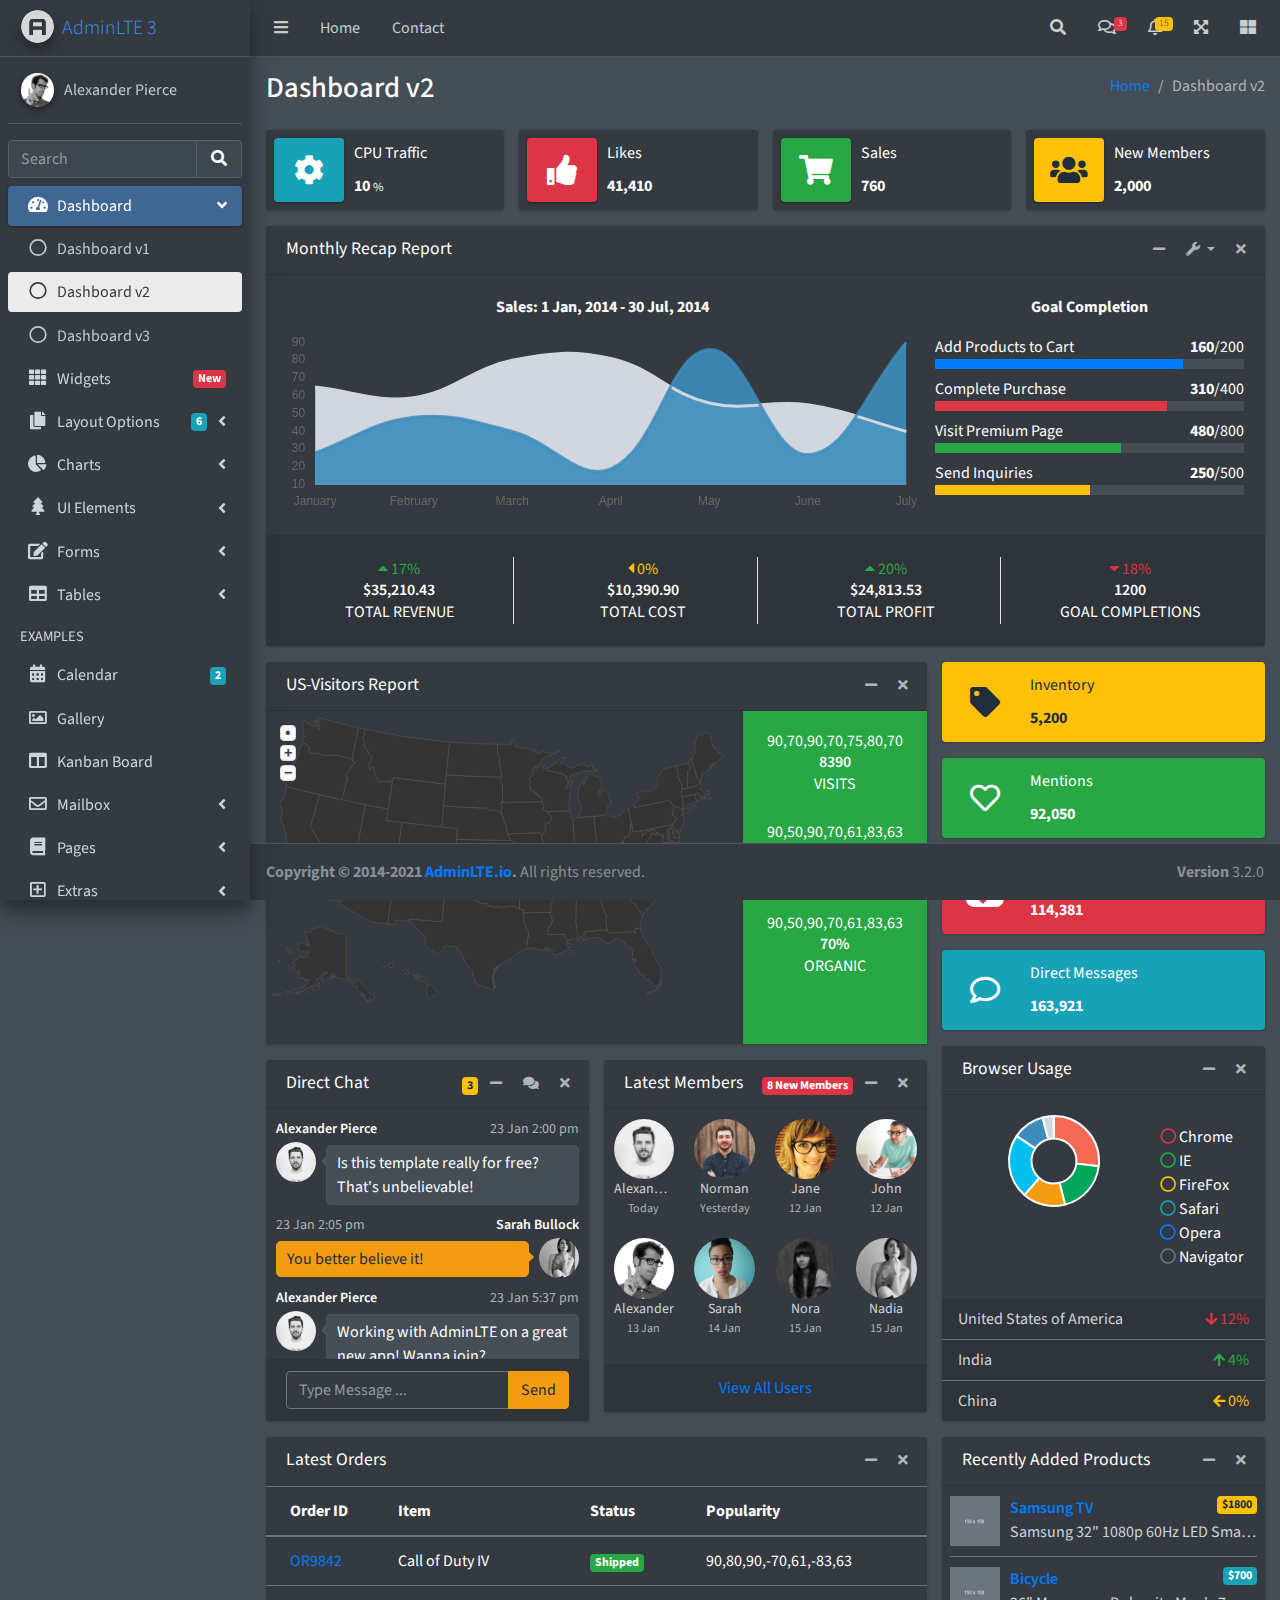
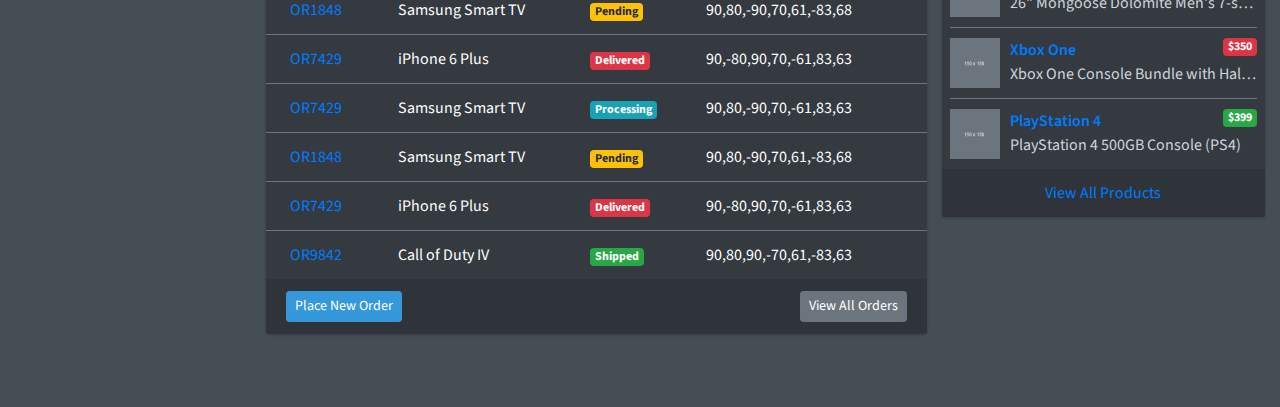
<file: public/templeates/AdminLTE-3.2.0/index2.html>
<!DOCTYPE html>
<html lang="en">
<head>
  <meta charset="utf-8">
  <meta name="viewport" content="width=device-width, initial-scale=1">
  <title>AdminLTE 3 | Dashboard 2</title>

  <!-- Google Font: Source Sans Pro -->
  <link rel="stylesheet" href="https://fonts.googleapis.com/css?family=Source+Sans+Pro:300,400,400i,700&display=fallback">
  <!-- Font Awesome Icons -->
  <link rel="stylesheet" href="plugins/fontawesome-free/css/all.min.css">
  <!-- overlayScrollbars -->
  <link rel="stylesheet" href="plugins/overlayScrollbars/css/OverlayScrollbars.min.css">
  <!-- Theme style -->
  <link rel="stylesheet" href="dist/css/adminlte.min.css">
</head>
<body class="hold-transition dark-mode sidebar-mini layout-fixed layout-navbar-fixed layout-footer-fixed">
<div class="wrapper">

  <!-- Preloader -->
  <div class="preloader flex-column justify-content-center align-items-center">
    <img class="animation__wobble" src="dist/img/AdminLTELogo.png" alt="AdminLTELogo" height="60" width="60">
  </div>

  <!-- Navbar -->
  <nav class="main-header navbar navbar-expand navbar-dark">
    <!-- Left navbar links -->
    <ul class="navbar-nav">
      <li class="nav-item">
        <a class="nav-link" data-widget="pushmenu" href="#" role="button"><i class="fas fa-bars"></i></a>
      </li>
      <li class="nav-item d-none d-sm-inline-block">
        <a href="index3.html" class="nav-link">Home</a>
      </li>
      <li class="nav-item d-none d-sm-inline-block">
        <a href="#" class="nav-link">Contact</a>
      </li>
    </ul>

    <!-- Right navbar links -->
    <ul class="navbar-nav ml-auto">
      <!-- Navbar Search -->
      <li class="nav-item">
        <a class="nav-link" data-widget="navbar-search" href="#" role="button">
          <i class="fas fa-search"></i>
        </a>
        <div class="navbar-search-block">
          <form class="form-inline">
            <div class="input-group input-group-sm">
              <input class="form-control form-control-navbar" type="search" placeholder="Search" aria-label="Search">
              <div class="input-group-append">
                <button class="btn btn-navbar" type="submit">
                  <i class="fas fa-search"></i>
                </button>
                <button class="btn btn-navbar" type="button" data-widget="navbar-search">
                  <i class="fas fa-times"></i>
                </button>
              </div>
            </div>
          </form>
        </div>
      </li>

      <!-- Messages Dropdown Menu -->
      <li class="nav-item dropdown">
        <a class="nav-link" data-toggle="dropdown" href="#">
          <i class="far fa-comments"></i>
          <span class="badge badge-danger navbar-badge">3</span>
        </a>
        <div class="dropdown-menu dropdown-menu-lg dropdown-menu-right">
          <a href="#" class="dropdown-item">
            <!-- Message Start -->
            <div class="media">
              <img src="dist/img/user1-128x128.jpg" alt="User Avatar" class="img-size-50 mr-3 img-circle">
              <div class="media-body">
                <h3 class="dropdown-item-title">
                  Brad Diesel
                  <span class="float-right text-sm text-danger"><i class="fas fa-star"></i></span>
                </h3>
                <p class="text-sm">Call me whenever you can...</p>
                <p class="text-sm text-muted"><i class="far fa-clock mr-1"></i> 4 Hours Ago</p>
              </div>
            </div>
            <!-- Message End -->
          </a>
          <div class="dropdown-divider"></div>
          <a href="#" class="dropdown-item">
            <!-- Message Start -->
            <div class="media">
              <img src="dist/img/user8-128x128.jpg" alt="User Avatar" class="img-size-50 img-circle mr-3">
              <div class="media-body">
                <h3 class="dropdown-item-title">
                  John Pierce
                  <span class="float-right text-sm text-muted"><i class="fas fa-star"></i></span>
                </h3>
                <p class="text-sm">I got your message bro</p>
                <p class="text-sm text-muted"><i class="far fa-clock mr-1"></i> 4 Hours Ago</p>
              </div>
            </div>
            <!-- Message End -->
          </a>
          <div class="dropdown-divider"></div>
          <a href="#" class="dropdown-item">
            <!-- Message Start -->
            <div class="media">
              <img src="dist/img/user3-128x128.jpg" alt="User Avatar" class="img-size-50 img-circle mr-3">
              <div class="media-body">
                <h3 class="dropdown-item-title">
                  Nora Silvester
                  <span class="float-right text-sm text-warning"><i class="fas fa-star"></i></span>
                </h3>
                <p class="text-sm">The subject goes here</p>
                <p class="text-sm text-muted"><i class="far fa-clock mr-1"></i> 4 Hours Ago</p>
              </div>
            </div>
            <!-- Message End -->
          </a>
          <div class="dropdown-divider"></div>
          <a href="#" class="dropdown-item dropdown-footer">See All Messages</a>
        </div>
      </li>
      <!-- Notifications Dropdown Menu -->
      <li class="nav-item dropdown">
        <a class="nav-link" data-toggle="dropdown" href="#">
          <i class="far fa-bell"></i>
          <span class="badge badge-warning navbar-badge">15</span>
        </a>
        <div class="dropdown-menu dropdown-menu-lg dropdown-menu-right">
          <span class="dropdown-item dropdown-header">15 Notifications</span>
          <div class="dropdown-divider"></div>
          <a href="#" class="dropdown-item">
            <i class="fas fa-envelope mr-2"></i> 4 new messages
            <span class="float-right text-muted text-sm">3 mins</span>
          </a>
          <div class="dropdown-divider"></div>
          <a href="#" class="dropdown-item">
            <i class="fas fa-users mr-2"></i> 8 friend requests
            <span class="float-right text-muted text-sm">12 hours</span>
          </a>
          <div class="dropdown-divider"></div>
          <a href="#" class="dropdown-item">
            <i class="fas fa-file mr-2"></i> 3 new reports
            <span class="float-right text-muted text-sm">2 days</span>
          </a>
          <div class="dropdown-divider"></div>
          <a href="#" class="dropdown-item dropdown-footer">See All Notifications</a>
        </div>
      </li>
      <li class="nav-item">
        <a class="nav-link" data-widget="fullscreen" href="#" role="button">
          <i class="fas fa-expand-arrows-alt"></i>
        </a>
      </li>
      <li class="nav-item">
        <a class="nav-link" data-widget="control-sidebar" data-slide="true" href="#" role="button">
          <i class="fas fa-th-large"></i>
        </a>
      </li>
    </ul>
  </nav>
  <!-- /.navbar -->

  <!-- Main Sidebar Container -->
  <aside class="main-sidebar sidebar-dark-primary elevation-4">
    <!-- Brand Logo -->
    <a href="index3.html" class="brand-link">
      <img src="dist/img/AdminLTELogo.png" alt="AdminLTE Logo" class="brand-image img-circle elevation-3" style="opacity: .8">
      <span class="brand-text font-weight-light">AdminLTE 3</span>
    </a>

    <!-- Sidebar -->
    <div class="sidebar">
      <!-- Sidebar user panel (optional) -->
      <div class="user-panel mt-3 pb-3 mb-3 d-flex">
        <div class="image">
          <img src="dist/img/user2-160x160.jpg" class="img-circle elevation-2" alt="User Image">
        </div>
        <div class="info">
          <a href="#" class="d-block">Alexander Pierce</a>
        </div>
      </div>

      <!-- SidebarSearch Form -->
      <div class="form-inline">
        <div class="input-group" data-widget="sidebar-search">
          <input class="form-control form-control-sidebar" type="search" placeholder="Search" aria-label="Search">
          <div class="input-group-append">
            <button class="btn btn-sidebar">
              <i class="fas fa-search fa-fw"></i>
            </button>
          </div>
        </div>
      </div>

      <!-- Sidebar Menu -->
      <nav class="mt-2">
        <ul class="nav nav-pills nav-sidebar flex-column" data-widget="treeview" role="menu" data-accordion="false">
          <!-- Add icons to the links using the .nav-icon class
               with font-awesome or any other icon font library -->
          <li class="nav-item menu-open">
            <a href="#" class="nav-link active">
              <i class="nav-icon fas fa-tachometer-alt"></i>
              <p>
                Dashboard
                <i class="right fas fa-angle-left"></i>
              </p>
            </a>
            <ul class="nav nav-treeview">
              <li class="nav-item">
                <a href="./index.html" class="nav-link">
                  <i class="far fa-circle nav-icon"></i>
                  <p>Dashboard v1</p>
                </a>
              </li>
              <li class="nav-item">
                <a href="./index2.html" class="nav-link active">
                  <i class="far fa-circle nav-icon"></i>
                  <p>Dashboard v2</p>
                </a>
              </li>
              <li class="nav-item">
                <a href="./index3.html" class="nav-link">
                  <i class="far fa-circle nav-icon"></i>
                  <p>Dashboard v3</p>
                </a>
              </li>
            </ul>
          </li>
          <li class="nav-item">
            <a href="pages/widgets.html" class="nav-link">
              <i class="nav-icon fas fa-th"></i>
              <p>
                Widgets
                <span class="right badge badge-danger">New</span>
              </p>
            </a>
          </li>
          <li class="nav-item">
            <a href="#" class="nav-link">
              <i class="nav-icon fas fa-copy"></i>
              <p>
                Layout Options
                <i class="fas fa-angle-left right"></i>
                <span class="badge badge-info right">6</span>
              </p>
            </a>
            <ul class="nav nav-treeview">
              <li class="nav-item">
                <a href="pages/layout/top-nav.html" class="nav-link">
                  <i class="far fa-circle nav-icon"></i>
                  <p>Top Navigation</p>
                </a>
              </li>
              <li class="nav-item">
                <a href="pages/layout/top-nav-sidebar.html" class="nav-link">
                  <i class="far fa-circle nav-icon"></i>
                  <p>Top Navigation + Sidebar</p>
                </a>
              </li>
              <li class="nav-item">
                <a href="pages/layout/boxed.html" class="nav-link">
                  <i class="far fa-circle nav-icon"></i>
                  <p>Boxed</p>
                </a>
              </li>
              <li class="nav-item">
                <a href="pages/layout/fixed-sidebar.html" class="nav-link">
                  <i class="far fa-circle nav-icon"></i>
                  <p>Fixed Sidebar</p>
                </a>
              </li>
              <li class="nav-item">
                <a href="pages/layout/fixed-sidebar-custom.html" class="nav-link">
                  <i class="far fa-circle nav-icon"></i>
                  <p>Fixed Sidebar <small>+ Custom Area</small></p>
                </a>
              </li>
              <li class="nav-item">
                <a href="pages/layout/fixed-topnav.html" class="nav-link">
                  <i class="far fa-circle nav-icon"></i>
                  <p>Fixed Navbar</p>
                </a>
              </li>
              <li class="nav-item">
                <a href="pages/layout/fixed-footer.html" class="nav-link">
                  <i class="far fa-circle nav-icon"></i>
                  <p>Fixed Footer</p>
                </a>
              </li>
              <li class="nav-item">
                <a href="pages/layout/collapsed-sidebar.html" class="nav-link">
                  <i class="far fa-circle nav-icon"></i>
                  <p>Collapsed Sidebar</p>
                </a>
              </li>
            </ul>
          </li>
          <li class="nav-item">
            <a href="#" class="nav-link">
              <i class="nav-icon fas fa-chart-pie"></i>
              <p>
                Charts
                <i class="right fas fa-angle-left"></i>
              </p>
            </a>
            <ul class="nav nav-treeview">
              <li class="nav-item">
                <a href="pages/charts/chartjs.html" class="nav-link">
                  <i class="far fa-circle nav-icon"></i>
                  <p>ChartJS</p>
                </a>
              </li>
              <li class="nav-item">
                <a href="pages/charts/flot.html" class="nav-link">
                  <i class="far fa-circle nav-icon"></i>
                  <p>Flot</p>
                </a>
              </li>
              <li class="nav-item">
                <a href="pages/charts/inline.html" class="nav-link">
                  <i class="far fa-circle nav-icon"></i>
                  <p>Inline</p>
                </a>
              </li>
              <li class="nav-item">
                <a href="pages/charts/uplot.html" class="nav-link">
                  <i class="far fa-circle nav-icon"></i>
                  <p>uPlot</p>
                </a>
              </li>
            </ul>
          </li>
          <li class="nav-item">
            <a href="#" class="nav-link">
              <i class="nav-icon fas fa-tree"></i>
              <p>
                UI Elements
                <i class="fas fa-angle-left right"></i>
              </p>
            </a>
            <ul class="nav nav-treeview">
              <li class="nav-item">
                <a href="pages/UI/general.html" class="nav-link">
                  <i class="far fa-circle nav-icon"></i>
                  <p>General</p>
                </a>
              </li>
              <li class="nav-item">
                <a href="pages/UI/icons.html" class="nav-link">
                  <i class="far fa-circle nav-icon"></i>
                  <p>Icons</p>
                </a>
              </li>
              <li class="nav-item">
                <a href="pages/UI/buttons.html" class="nav-link">
                  <i class="far fa-circle nav-icon"></i>
                  <p>Buttons</p>
                </a>
              </li>
              <li class="nav-item">
                <a href="pages/UI/sliders.html" class="nav-link">
                  <i class="far fa-circle nav-icon"></i>
                  <p>Sliders</p>
                </a>
              </li>
              <li class="nav-item">
                <a href="pages/UI/modals.html" class="nav-link">
                  <i class="far fa-circle nav-icon"></i>
                  <p>Modals & Alerts</p>
                </a>
              </li>
              <li class="nav-item">
                <a href="pages/UI/navbar.html" class="nav-link">
                  <i class="far fa-circle nav-icon"></i>
                  <p>Navbar & Tabs</p>
                </a>
              </li>
              <li class="nav-item">
                <a href="pages/UI/timeline.html" class="nav-link">
                  <i class="far fa-circle nav-icon"></i>
                  <p>Timeline</p>
                </a>
              </li>
              <li class="nav-item">
                <a href="pages/UI/ribbons.html" class="nav-link">
                  <i class="far fa-circle nav-icon"></i>
                  <p>Ribbons</p>
                </a>
              </li>
            </ul>
          </li>
          <li class="nav-item">
            <a href="#" class="nav-link">
              <i class="nav-icon fas fa-edit"></i>
              <p>
                Forms
                <i class="fas fa-angle-left right"></i>
              </p>
            </a>
            <ul class="nav nav-treeview">
              <li class="nav-item">
                <a href="pages/forms/general.html" class="nav-link">
                  <i class="far fa-circle nav-icon"></i>
                  <p>General Elements</p>
                </a>
              </li>
              <li class="nav-item">
                <a href="pages/forms/advanced.html" class="nav-link">
                  <i class="far fa-circle nav-icon"></i>
                  <p>Advanced Elements</p>
                </a>
              </li>
              <li class="nav-item">
                <a href="pages/forms/editors.html" class="nav-link">
                  <i class="far fa-circle nav-icon"></i>
                  <p>Editors</p>
                </a>
              </li>
              <li class="nav-item">
                <a href="pages/forms/validation.html" class="nav-link">
                  <i class="far fa-circle nav-icon"></i>
                  <p>Validation</p>
                </a>
              </li>
            </ul>
          </li>
          <li class="nav-item">
            <a href="#" class="nav-link">
              <i class="nav-icon fas fa-table"></i>
              <p>
                Tables
                <i class="fas fa-angle-left right"></i>
              </p>
            </a>
            <ul class="nav nav-treeview">
              <li class="nav-item">
                <a href="pages/tables/simple.html" class="nav-link">
                  <i class="far fa-circle nav-icon"></i>
                  <p>Simple Tables</p>
                </a>
              </li>
              <li class="nav-item">
                <a href="pages/tables/data.html" class="nav-link">
                  <i class="far fa-circle nav-icon"></i>
                  <p>DataTables</p>
                </a>
              </li>
              <li class="nav-item">
                <a href="pages/tables/jsgrid.html" class="nav-link">
                  <i class="far fa-circle nav-icon"></i>
                  <p>jsGrid</p>
                </a>
              </li>
            </ul>
          </li>
          <li class="nav-header">EXAMPLES</li>
          <li class="nav-item">
            <a href="pages/calendar.html" class="nav-link">
              <i class="nav-icon fas fa-calendar-alt"></i>
              <p>
                Calendar
                <span class="badge badge-info right">2</span>
              </p>
            </a>
          </li>
          <li class="nav-item">
            <a href="pages/gallery.html" class="nav-link">
              <i class="nav-icon far fa-image"></i>
              <p>
                Gallery
              </p>
            </a>
          </li>
          <li class="nav-item">
            <a href="pages/kanban.html" class="nav-link">
              <i class="nav-icon fas fa-columns"></i>
              <p>
                Kanban Board
              </p>
            </a>
          </li>
          <li class="nav-item">
            <a href="#" class="nav-link">
              <i class="nav-icon far fa-envelope"></i>
              <p>
                Mailbox
                <i class="fas fa-angle-left right"></i>
              </p>
            </a>
            <ul class="nav nav-treeview">
              <li class="nav-item">
                <a href="pages/mailbox/mailbox.html" class="nav-link">
                  <i class="far fa-circle nav-icon"></i>
                  <p>Inbox</p>
                </a>
              </li>
              <li class="nav-item">
                <a href="pages/mailbox/compose.html" class="nav-link">
                  <i class="far fa-circle nav-icon"></i>
                  <p>Compose</p>
                </a>
              </li>
              <li class="nav-item">
                <a href="pages/mailbox/read-mail.html" class="nav-link">
                  <i class="far fa-circle nav-icon"></i>
                  <p>Read</p>
                </a>
              </li>
            </ul>
          </li>
          <li class="nav-item">
            <a href="#" class="nav-link">
              <i class="nav-icon fas fa-book"></i>
              <p>
                Pages
                <i class="fas fa-angle-left right"></i>
              </p>
            </a>
            <ul class="nav nav-treeview">
              <li class="nav-item">
                <a href="pages/examples/invoice.html" class="nav-link">
                  <i class="far fa-circle nav-icon"></i>
                  <p>Invoice</p>
                </a>
              </li>
              <li class="nav-item">
                <a href="pages/examples/profile.html" class="nav-link">
                  <i class="far fa-circle nav-icon"></i>
                  <p>Profile</p>
                </a>
              </li>
              <li class="nav-item">
                <a href="pages/examples/e-commerce.html" class="nav-link">
                  <i class="far fa-circle nav-icon"></i>
                  <p>E-commerce</p>
                </a>
              </li>
              <li class="nav-item">
                <a href="pages/examples/projects.html" class="nav-link">
                  <i class="far fa-circle nav-icon"></i>
                  <p>Projects</p>
                </a>
              </li>
              <li class="nav-item">
                <a href="pages/examples/project-add.html" class="nav-link">
                  <i class="far fa-circle nav-icon"></i>
                  <p>Project Add</p>
                </a>
              </li>
              <li class="nav-item">
                <a href="pages/examples/project-edit.html" class="nav-link">
                  <i class="far fa-circle nav-icon"></i>
                  <p>Project Edit</p>
                </a>
              </li>
              <li class="nav-item">
                <a href="pages/examples/project-detail.html" class="nav-link">
                  <i class="far fa-circle nav-icon"></i>
                  <p>Project Detail</p>
                </a>
              </li>
              <li class="nav-item">
                <a href="pages/examples/contacts.html" class="nav-link">
                  <i class="far fa-circle nav-icon"></i>
                  <p>Contacts</p>
                </a>
              </li>
              <li class="nav-item">
                <a href="pages/examples/faq.html" class="nav-link">
                  <i class="far fa-circle nav-icon"></i>
                  <p>FAQ</p>
                </a>
              </li>
              <li class="nav-item">
                <a href="pages/examples/contact-us.html" class="nav-link">
                  <i class="far fa-circle nav-icon"></i>
                  <p>Contact us</p>
                </a>
              </li>
            </ul>
          </li>
          <li class="nav-item">
            <a href="#" class="nav-link">
              <i class="nav-icon far fa-plus-square"></i>
              <p>
                Extras
                <i class="fas fa-angle-left right"></i>
              </p>
            </a>
            <ul class="nav nav-treeview">
              <li class="nav-item">
                <a href="#" class="nav-link">
                  <i class="far fa-circle nav-icon"></i>
                  <p>
                    Login & Register v1
                    <i class="fas fa-angle-left right"></i>
                  </p>
                </a>
                <ul class="nav nav-treeview">
                  <li class="nav-item">
                    <a href="pages/examples/login.html" class="nav-link">
                      <i class="far fa-circle nav-icon"></i>
                      <p>Login v1</p>
                    </a>
                  </li>
                  <li class="nav-item">
                    <a href="pages/examples/register.html" class="nav-link">
                      <i class="far fa-circle nav-icon"></i>
                      <p>Register v1</p>
                    </a>
                  </li>
                  <li class="nav-item">
                    <a href="pages/examples/forgot-password.html" class="nav-link">
                      <i class="far fa-circle nav-icon"></i>
                      <p>Forgot Password v1</p>
                    </a>
                  </li>
                  <li class="nav-item">
                    <a href="pages/examples/recover-password.html" class="nav-link">
                      <i class="far fa-circle nav-icon"></i>
                      <p>Recover Password v1</p>
                    </a>
                  </li>
                </ul>
              </li>
              <li class="nav-item">
                <a href="#" class="nav-link">
                  <i class="far fa-circle nav-icon"></i>
                  <p>
                    Login & Register v2
                    <i class="fas fa-angle-left right"></i>
                  </p>
                </a>
                <ul class="nav nav-treeview">
                  <li class="nav-item">
                    <a href="pages/examples/login-v2.html" class="nav-link">
                      <i class="far fa-circle nav-icon"></i>
                      <p>Login v2</p>
                    </a>
                  </li>
                  <li class="nav-item">
                    <a href="pages/examples/register-v2.html" class="nav-link">
                      <i class="far fa-circle nav-icon"></i>
                      <p>Register v2</p>
                    </a>
                  </li>
                  <li class="nav-item">
                    <a href="pages/examples/forgot-password-v2.html" class="nav-link">
                      <i class="far fa-circle nav-icon"></i>
                      <p>Forgot Password v2</p>
                    </a>
                  </li>
                  <li class="nav-item">
                    <a href="pages/examples/recover-password-v2.html" class="nav-link">
                      <i class="far fa-circle nav-icon"></i>
                      <p>Recover Password v2</p>
                    </a>
                  </li>
                </ul>
              </li>
              <li class="nav-item">
                <a href="pages/examples/lockscreen.html" class="nav-link">
                  <i class="far fa-circle nav-icon"></i>
                  <p>Lockscreen</p>
                </a>
              </li>
              <li class="nav-item">
                <a href="pages/examples/legacy-user-menu.html" class="nav-link">
                  <i class="far fa-circle nav-icon"></i>
                  <p>Legacy User Menu</p>
                </a>
              </li>
              <li class="nav-item">
                <a href="pages/examples/language-menu.html" class="nav-link">
                  <i class="far fa-circle nav-icon"></i>
                  <p>Language Menu</p>
                </a>
              </li>
              <li class="nav-item">
                <a href="pages/examples/404.html" class="nav-link">
                  <i class="far fa-circle nav-icon"></i>
                  <p>Error 404</p>
                </a>
              </li>
              <li class="nav-item">
                <a href="pages/examples/500.html" class="nav-link">
                  <i class="far fa-circle nav-icon"></i>
                  <p>Error 500</p>
                </a>
              </li>
              <li class="nav-item">
                <a href="pages/examples/pace.html" class="nav-link">
                  <i class="far fa-circle nav-icon"></i>
                  <p>Pace</p>
                </a>
              </li>
              <li class="nav-item">
                <a href="pages/examples/blank.html" class="nav-link">
                  <i class="far fa-circle nav-icon"></i>
                  <p>Blank Page</p>
                </a>
              </li>
              <li class="nav-item">
                <a href="starter.html" class="nav-link">
                  <i class="far fa-circle nav-icon"></i>
                  <p>Starter Page</p>
                </a>
              </li>
            </ul>
          </li>
          <li class="nav-item">
            <a href="#" class="nav-link">
              <i class="nav-icon fas fa-search"></i>
              <p>
                Search
                <i class="fas fa-angle-left right"></i>
              </p>
            </a>
            <ul class="nav nav-treeview">
              <li class="nav-item">
                <a href="pages/search/simple.html" class="nav-link">
                  <i class="far fa-circle nav-icon"></i>
                  <p>Simple Search</p>
                </a>
              </li>
              <li class="nav-item">
                <a href="pages/search/enhanced.html" class="nav-link">
                  <i class="far fa-circle nav-icon"></i>
                  <p>Enhanced</p>
                </a>
              </li>
            </ul>
          </li>
          <li class="nav-header">MISCELLANEOUS</li>
          <li class="nav-item">
            <a href="iframe.html" class="nav-link">
              <i class="nav-icon fas fa-ellipsis-h"></i>
              <p>Tabbed IFrame Plugin</p>
            </a>
          </li>
          <li class="nav-item">
            <a href="https://adminlte.io/docs/3.1/" class="nav-link">
              <i class="nav-icon fas fa-file"></i>
              <p>Documentation</p>
            </a>
          </li>
          <li class="nav-header">MULTI LEVEL EXAMPLE</li>
          <li class="nav-item">
            <a href="#" class="nav-link">
              <i class="fas fa-circle nav-icon"></i>
              <p>Level 1</p>
            </a>
          </li>
          <li class="nav-item">
            <a href="#" class="nav-link">
              <i class="nav-icon fas fa-circle"></i>
              <p>
                Level 1
                <i class="right fas fa-angle-left"></i>
              </p>
            </a>
            <ul class="nav nav-treeview">
              <li class="nav-item">
                <a href="#" class="nav-link">
                  <i class="far fa-circle nav-icon"></i>
                  <p>Level 2</p>
                </a>
              </li>
              <li class="nav-item">
                <a href="#" class="nav-link">
                  <i class="far fa-circle nav-icon"></i>
                  <p>
                    Level 2
                    <i class="right fas fa-angle-left"></i>
                  </p>
                </a>
                <ul class="nav nav-treeview">
                  <li class="nav-item">
                    <a href="#" class="nav-link">
                      <i class="far fa-dot-circle nav-icon"></i>
                      <p>Level 3</p>
                    </a>
                  </li>
                  <li class="nav-item">
                    <a href="#" class="nav-link">
                      <i class="far fa-dot-circle nav-icon"></i>
                      <p>Level 3</p>
                    </a>
                  </li>
                  <li class="nav-item">
                    <a href="#" class="nav-link">
                      <i class="far fa-dot-circle nav-icon"></i>
                      <p>Level 3</p>
                    </a>
                  </li>
                </ul>
              </li>
              <li class="nav-item">
                <a href="#" class="nav-link">
                  <i class="far fa-circle nav-icon"></i>
                  <p>Level 2</p>
                </a>
              </li>
            </ul>
          </li>
          <li class="nav-item">
            <a href="#" class="nav-link">
              <i class="fas fa-circle nav-icon"></i>
              <p>Level 1</p>
            </a>
          </li>
          <li class="nav-header">LABELS</li>
          <li class="nav-item">
            <a href="#" class="nav-link">
              <i class="nav-icon far fa-circle text-danger"></i>
              <p class="text">Important</p>
            </a>
          </li>
          <li class="nav-item">
            <a href="#" class="nav-link">
              <i class="nav-icon far fa-circle text-warning"></i>
              <p>Warning</p>
            </a>
          </li>
          <li class="nav-item">
            <a href="#" class="nav-link">
              <i class="nav-icon far fa-circle text-info"></i>
              <p>Informational</p>
            </a>
          </li>
        </ul>
      </nav>
      <!-- /.sidebar-menu -->
    </div>
    <!-- /.sidebar -->
  </aside>

  <!-- Content Wrapper. Contains page content -->
  <div class="content-wrapper">
    <!-- Content Header (Page header) -->
    <div class="content-header">
      <div class="container-fluid">
        <div class="row mb-2">
          <div class="col-sm-6">
            <h1 class="m-0">Dashboard v2</h1>
          </div><!-- /.col -->
          <div class="col-sm-6">
            <ol class="breadcrumb float-sm-right">
              <li class="breadcrumb-item"><a href="#">Home</a></li>
              <li class="breadcrumb-item active">Dashboard v2</li>
            </ol>
          </div><!-- /.col -->
        </div><!-- /.row -->
      </div><!-- /.container-fluid -->
    </div>
    <!-- /.content-header -->

    <!-- Main content -->
    <section class="content">
      <div class="container-fluid">
        <!-- Info boxes -->
        <div class="row">
          <div class="col-12 col-sm-6 col-md-3">
            <div class="info-box">
              <span class="info-box-icon bg-info elevation-1"><i class="fas fa-cog"></i></span>

              <div class="info-box-content">
                <span class="info-box-text">CPU Traffic</span>
                <span class="info-box-number">
                  10
                  <small>%</small>
                </span>
              </div>
              <!-- /.info-box-content -->
            </div>
            <!-- /.info-box -->
          </div>
          <!-- /.col -->
          <div class="col-12 col-sm-6 col-md-3">
            <div class="info-box mb-3">
              <span class="info-box-icon bg-danger elevation-1"><i class="fas fa-thumbs-up"></i></span>

              <div class="info-box-content">
                <span class="info-box-text">Likes</span>
                <span class="info-box-number">41,410</span>
              </div>
              <!-- /.info-box-content -->
            </div>
            <!-- /.info-box -->
          </div>
          <!-- /.col -->

          <!-- fix for small devices only -->
          <div class="clearfix hidden-md-up"></div>

          <div class="col-12 col-sm-6 col-md-3">
            <div class="info-box mb-3">
              <span class="info-box-icon bg-success elevation-1"><i class="fas fa-shopping-cart"></i></span>

              <div class="info-box-content">
                <span class="info-box-text">Sales</span>
                <span class="info-box-number">760</span>
              </div>
              <!-- /.info-box-content -->
            </div>
            <!-- /.info-box -->
          </div>
          <!-- /.col -->
          <div class="col-12 col-sm-6 col-md-3">
            <div class="info-box mb-3">
              <span class="info-box-icon bg-warning elevation-1"><i class="fas fa-users"></i></span>

              <div class="info-box-content">
                <span class="info-box-text">New Members</span>
                <span class="info-box-number">2,000</span>
              </div>
              <!-- /.info-box-content -->
            </div>
            <!-- /.info-box -->
          </div>
          <!-- /.col -->
        </div>
        <!-- /.row -->

        <div class="row">
          <div class="col-md-12">
            <div class="card">
              <div class="card-header">
                <h5 class="card-title">Monthly Recap Report</h5>

                <div class="card-tools">
                  <button type="button" class="btn btn-tool" data-card-widget="collapse">
                    <i class="fas fa-minus"></i>
                  </button>
                  <div class="btn-group">
                    <button type="button" class="btn btn-tool dropdown-toggle" data-toggle="dropdown">
                      <i class="fas fa-wrench"></i>
                    </button>
                    <div class="dropdown-menu dropdown-menu-right" role="menu">
                      <a href="#" class="dropdown-item">Action</a>
                      <a href="#" class="dropdown-item">Another action</a>
                      <a href="#" class="dropdown-item">Something else here</a>
                      <a class="dropdown-divider"></a>
                      <a href="#" class="dropdown-item">Separated link</a>
                    </div>
                  </div>
                  <button type="button" class="btn btn-tool" data-card-widget="remove">
                    <i class="fas fa-times"></i>
                  </button>
                </div>
              </div>
              <!-- /.card-header -->
              <div class="card-body">
                <div class="row">
                  <div class="col-md-8">
                    <p class="text-center">
                      <strong>Sales: 1 Jan, 2014 - 30 Jul, 2014</strong>
                    </p>

                    <div class="chart">
                      <!-- Sales Chart Canvas -->
                      <canvas id="salesChart" height="180" style="height: 180px;"></canvas>
                    </div>
                    <!-- /.chart-responsive -->
                  </div>
                  <!-- /.col -->
                  <div class="col-md-4">
                    <p class="text-center">
                      <strong>Goal Completion</strong>
                    </p>

                    <div class="progress-group">
                      Add Products to Cart
                      <span class="float-right"><b>160</b>/200</span>
                      <div class="progress progress-sm">
                        <div class="progress-bar bg-primary" style="width: 80%"></div>
                      </div>
                    </div>
                    <!-- /.progress-group -->

                    <div class="progress-group">
                      Complete Purchase
                      <span class="float-right"><b>310</b>/400</span>
                      <div class="progress progress-sm">
                        <div class="progress-bar bg-danger" style="width: 75%"></div>
                      </div>
                    </div>

                    <!-- /.progress-group -->
                    <div class="progress-group">
                      <span class="progress-text">Visit Premium Page</span>
                      <span class="float-right"><b>480</b>/800</span>
                      <div class="progress progress-sm">
                        <div class="progress-bar bg-success" style="width: 60%"></div>
                      </div>
                    </div>

                    <!-- /.progress-group -->
                    <div class="progress-group">
                      Send Inquiries
                      <span class="float-right"><b>250</b>/500</span>
                      <div class="progress progress-sm">
                        <div class="progress-bar bg-warning" style="width: 50%"></div>
                      </div>
                    </div>
                    <!-- /.progress-group -->
                  </div>
                  <!-- /.col -->
                </div>
                <!-- /.row -->
              </div>
              <!-- ./card-body -->
              <div class="card-footer">
                <div class="row">
                  <div class="col-sm-3 col-6">
                    <div class="description-block border-right">
                      <span class="description-percentage text-success"><i class="fas fa-caret-up"></i> 17%</span>
                      <h5 class="description-header">$35,210.43</h5>
                      <span class="description-text">TOTAL REVENUE</span>
                    </div>
                    <!-- /.description-block -->
                  </div>
                  <!-- /.col -->
                  <div class="col-sm-3 col-6">
                    <div class="description-block border-right">
                      <span class="description-percentage text-warning"><i class="fas fa-caret-left"></i> 0%</span>
                      <h5 class="description-header">$10,390.90</h5>
                      <span class="description-text">TOTAL COST</span>
                    </div>
                    <!-- /.description-block -->
                  </div>
                  <!-- /.col -->
                  <div class="col-sm-3 col-6">
                    <div class="description-block border-right">
                      <span class="description-percentage text-success"><i class="fas fa-caret-up"></i> 20%</span>
                      <h5 class="description-header">$24,813.53</h5>
                      <span class="description-text">TOTAL PROFIT</span>
                    </div>
                    <!-- /.description-block -->
                  </div>
                  <!-- /.col -->
                  <div class="col-sm-3 col-6">
                    <div class="description-block">
                      <span class="description-percentage text-danger"><i class="fas fa-caret-down"></i> 18%</span>
                      <h5 class="description-header">1200</h5>
                      <span class="description-text">GOAL COMPLETIONS</span>
                    </div>
                    <!-- /.description-block -->
                  </div>
                </div>
                <!-- /.row -->
              </div>
              <!-- /.card-footer -->
            </div>
            <!-- /.card -->
          </div>
          <!-- /.col -->
        </div>
        <!-- /.row -->

        <!-- Main row -->
        <div class="row">
          <!-- Left col -->
          <div class="col-md-8">
            <!-- MAP & BOX PANE -->
            <div class="card">
              <div class="card-header">
                <h3 class="card-title">US-Visitors Report</h3>

                <div class="card-tools">
                  <button type="button" class="btn btn-tool" data-card-widget="collapse">
                    <i class="fas fa-minus"></i>
                  </button>
                  <button type="button" class="btn btn-tool" data-card-widget="remove">
                    <i class="fas fa-times"></i>
                  </button>
                </div>
              </div>
              <!-- /.card-header -->
              <div class="card-body p-0">
                <div class="d-md-flex">
                  <div class="p-1 flex-fill" style="overflow: hidden">
                    <!-- Map will be created here -->
                    <div id="world-map-markers" style="height: 325px; overflow: hidden">
                      <div class="map"></div>
                    </div>
                  </div>
                  <div class="card-pane-right bg-success pt-2 pb-2 pl-4 pr-4">
                    <div class="description-block mb-4">
                      <div class="sparkbar pad" data-color="#fff">90,70,90,70,75,80,70</div>
                      <h5 class="description-header">8390</h5>
                      <span class="description-text">Visits</span>
                    </div>
                    <!-- /.description-block -->
                    <div class="description-block mb-4">
                      <div class="sparkbar pad" data-color="#fff">90,50,90,70,61,83,63</div>
                      <h5 class="description-header">30%</h5>
                      <span class="description-text">Referrals</span>
                    </div>
                    <!-- /.description-block -->
                    <div class="description-block">
                      <div class="sparkbar pad" data-color="#fff">90,50,90,70,61,83,63</div>
                      <h5 class="description-header">70%</h5>
                      <span class="description-text">Organic</span>
                    </div>
                    <!-- /.description-block -->
                  </div><!-- /.card-pane-right -->
                </div><!-- /.d-md-flex -->
              </div>
              <!-- /.card-body -->
            </div>
            <!-- /.card -->
            <div class="row">
              <div class="col-md-6">
                <!-- DIRECT CHAT -->
                <div class="card direct-chat direct-chat-warning">
                  <div class="card-header">
                    <h3 class="card-title">Direct Chat</h3>

                    <div class="card-tools">
                      <span title="3 New Messages" class="badge badge-warning">3</span>
                      <button type="button" class="btn btn-tool" data-card-widget="collapse">
                        <i class="fas fa-minus"></i>
                      </button>
                      <button type="button" class="btn btn-tool" title="Contacts" data-widget="chat-pane-toggle">
                        <i class="fas fa-comments"></i>
                      </button>
                      <button type="button" class="btn btn-tool" data-card-widget="remove">
                        <i class="fas fa-times"></i>
                      </button>
                    </div>
                  </div>
                  <!-- /.card-header -->
                  <div class="card-body">
                    <!-- Conversations are loaded here -->
                    <div class="direct-chat-messages">
                      <!-- Message. Default to the left -->
                      <div class="direct-chat-msg">
                        <div class="direct-chat-infos clearfix">
                          <span class="direct-chat-name float-left">Alexander Pierce</span>
                          <span class="direct-chat-timestamp float-right">23 Jan 2:00 pm</span>
                        </div>
                        <!-- /.direct-chat-infos -->
                        <img class="direct-chat-img" src="dist/img/user1-128x128.jpg" alt="message user image">
                        <!-- /.direct-chat-img -->
                        <div class="direct-chat-text">
                          Is this template really for free? That's unbelievable!
                        </div>
                        <!-- /.direct-chat-text -->
                      </div>
                      <!-- /.direct-chat-msg -->

                      <!-- Message to the right -->
                      <div class="direct-chat-msg right">
                        <div class="direct-chat-infos clearfix">
                          <span class="direct-chat-name float-right">Sarah Bullock</span>
                          <span class="direct-chat-timestamp float-left">23 Jan 2:05 pm</span>
                        </div>
                        <!-- /.direct-chat-infos -->
                        <img class="direct-chat-img" src="dist/img/user3-128x128.jpg" alt="message user image">
                        <!-- /.direct-chat-img -->
                        <div class="direct-chat-text">
                          You better believe it!
                        </div>
                        <!-- /.direct-chat-text -->
                      </div>
                      <!-- /.direct-chat-msg -->

                      <!-- Message. Default to the left -->
                      <div class="direct-chat-msg">
                        <div class="direct-chat-infos clearfix">
                          <span class="direct-chat-name float-left">Alexander Pierce</span>
                          <span class="direct-chat-timestamp float-right">23 Jan 5:37 pm</span>
                        </div>
                        <!-- /.direct-chat-infos -->
                        <img class="direct-chat-img" src="dist/img/user1-128x128.jpg" alt="message user image">
                        <!-- /.direct-chat-img -->
                        <div class="direct-chat-text">
                          Working with AdminLTE on a great new app! Wanna join?
                        </div>
                        <!-- /.direct-chat-text -->
                      </div>
                      <!-- /.direct-chat-msg -->

                      <!-- Message to the right -->
                      <div class="direct-chat-msg right">
                        <div class="direct-chat-infos clearfix">
                          <span class="direct-chat-name float-right">Sarah Bullock</span>
                          <span class="direct-chat-timestamp float-left">23 Jan 6:10 pm</span>
                        </div>
                        <!-- /.direct-chat-infos -->
                        <img class="direct-chat-img" src="dist/img/user3-128x128.jpg" alt="message user image">
                        <!-- /.direct-chat-img -->
                        <div class="direct-chat-text">
                          I would love to.
                        </div>
                        <!-- /.direct-chat-text -->
                      </div>
                      <!-- /.direct-chat-msg -->

                    </div>
                    <!--/.direct-chat-messages-->

                    <!-- Contacts are loaded here -->
                    <div class="direct-chat-contacts">
                      <ul class="contacts-list">
                        <li>
                          <a href="#">
                            <img class="contacts-list-img" src="dist/img/user1-128x128.jpg" alt="User Avatar">

                            <div class="contacts-list-info">
                              <span class="contacts-list-name">
                                Count Dracula
                                <small class="contacts-list-date float-right">2/28/2015</small>
                              </span>
                              <span class="contacts-list-msg">How have you been? I was...</span>
                            </div>
                            <!-- /.contacts-list-info -->
                          </a>
                        </li>
                        <!-- End Contact Item -->
                        <li>
                          <a href="#">
                            <img class="contacts-list-img" src="dist/img/user7-128x128.jpg" alt="User Avatar">

                            <div class="contacts-list-info">
                              <span class="contacts-list-name">
                                Sarah Doe
                                <small class="contacts-list-date float-right">2/23/2015</small>
                              </span>
                              <span class="contacts-list-msg">I will be waiting for...</span>
                            </div>
                            <!-- /.contacts-list-info -->
                          </a>
                        </li>
                        <!-- End Contact Item -->
                        <li>
                          <a href="#">
                            <img class="contacts-list-img" src="dist/img/user3-128x128.jpg" alt="User Avatar">

                            <div class="contacts-list-info">
                              <span class="contacts-list-name">
                                Nadia Jolie
                                <small class="contacts-list-date float-right">2/20/2015</small>
                              </span>
                              <span class="contacts-list-msg">I'll call you back at...</span>
                            </div>
                            <!-- /.contacts-list-info -->
                          </a>
                        </li>
                        <!-- End Contact Item -->
                        <li>
                          <a href="#">
                            <img class="contacts-list-img" src="dist/img/user5-128x128.jpg" alt="User Avatar">

                            <div class="contacts-list-info">
                              <span class="contacts-list-name">
                                Nora S. Vans
                                <small class="contacts-list-date float-right">2/10/2015</small>
                              </span>
                              <span class="contacts-list-msg">Where is your new...</span>
                            </div>
                            <!-- /.contacts-list-info -->
                          </a>
                        </li>
                        <!-- End Contact Item -->
                        <li>
                          <a href="#">
                            <img class="contacts-list-img" src="dist/img/user6-128x128.jpg" alt="User Avatar">

                            <div class="contacts-list-info">
                              <span class="contacts-list-name">
                                John K.
                                <small class="contacts-list-date float-right">1/27/2015</small>
                              </span>
                              <span class="contacts-list-msg">Can I take a look at...</span>
                            </div>
                            <!-- /.contacts-list-info -->
                          </a>
                        </li>
                        <!-- End Contact Item -->
                        <li>
                          <a href="#">
                            <img class="contacts-list-img" src="dist/img/user8-128x128.jpg" alt="User Avatar">

                            <div class="contacts-list-info">
                              <span class="contacts-list-name">
                                Kenneth M.
                                <small class="contacts-list-date float-right">1/4/2015</small>
                              </span>
                              <span class="contacts-list-msg">Never mind I found...</span>
                            </div>
                            <!-- /.contacts-list-info -->
                          </a>
                        </li>
                        <!-- End Contact Item -->
                      </ul>
                      <!-- /.contacts-list -->
                    </div>
                    <!-- /.direct-chat-pane -->
                  </div>
                  <!-- /.card-body -->
                  <div class="card-footer">
                    <form action="#" method="post">
                      <div class="input-group">
                        <input type="text" name="message" placeholder="Type Message ..." class="form-control">
                        <span class="input-group-append">
                          <button type="button" class="btn btn-warning">Send</button>
                        </span>
                      </div>
                    </form>
                  </div>
                  <!-- /.card-footer-->
                </div>
                <!--/.direct-chat -->
              </div>
              <!-- /.col -->

              <div class="col-md-6">
                <!-- USERS LIST -->
                <div class="card">
                  <div class="card-header">
                    <h3 class="card-title">Latest Members</h3>

                    <div class="card-tools">
                      <span class="badge badge-danger">8 New Members</span>
                      <button type="button" class="btn btn-tool" data-card-widget="collapse">
                        <i class="fas fa-minus"></i>
                      </button>
                      <button type="button" class="btn btn-tool" data-card-widget="remove">
                        <i class="fas fa-times"></i>
                      </button>
                    </div>
                  </div>
                  <!-- /.card-header -->
                  <div class="card-body p-0">
                    <ul class="users-list clearfix">
                      <li>
                        <img src="dist/img/user1-128x128.jpg" alt="User Image">
                        <a class="users-list-name" href="#">Alexander Pierce</a>
                        <span class="users-list-date">Today</span>
                      </li>
                      <li>
                        <img src="dist/img/user8-128x128.jpg" alt="User Image">
                        <a class="users-list-name" href="#">Norman</a>
                        <span class="users-list-date">Yesterday</span>
                      </li>
                      <li>
                        <img src="dist/img/user7-128x128.jpg" alt="User Image">
                        <a class="users-list-name" href="#">Jane</a>
                        <span class="users-list-date">12 Jan</span>
                      </li>
                      <li>
                        <img src="dist/img/user6-128x128.jpg" alt="User Image">
                        <a class="users-list-name" href="#">John</a>
                        <span class="users-list-date">12 Jan</span>
                      </li>
                      <li>
                        <img src="dist/img/user2-160x160.jpg" alt="User Image">
                        <a class="users-list-name" href="#">Alexander</a>
                        <span class="users-list-date">13 Jan</span>
                      </li>
                      <li>
                        <img src="dist/img/user5-128x128.jpg" alt="User Image">
                        <a class="users-list-name" href="#">Sarah</a>
                        <span class="users-list-date">14 Jan</span>
                      </li>
                      <li>
                        <img src="dist/img/user4-128x128.jpg" alt="User Image">
                        <a class="users-list-name" href="#">Nora</a>
                        <span class="users-list-date">15 Jan</span>
                      </li>
                      <li>
                        <img src="dist/img/user3-128x128.jpg" alt="User Image">
                        <a class="users-list-name" href="#">Nadia</a>
                        <span class="users-list-date">15 Jan</span>
                      </li>
                    </ul>
                    <!-- /.users-list -->
                  </div>
                  <!-- /.card-body -->
                  <div class="card-footer text-center">
                    <a href="javascript:">View All Users</a>
                  </div>
                  <!-- /.card-footer -->
                </div>
                <!--/.card -->
              </div>
              <!-- /.col -->
            </div>
            <!-- /.row -->

            <!-- TABLE: LATEST ORDERS -->
            <div class="card">
              <div class="card-header border-transparent">
                <h3 class="card-title">Latest Orders</h3>

                <div class="card-tools">
                  <button type="button" class="btn btn-tool" data-card-widget="collapse">
                    <i class="fas fa-minus"></i>
                  </button>
                  <button type="button" class="btn btn-tool" data-card-widget="remove">
                    <i class="fas fa-times"></i>
                  </button>
                </div>
              </div>
              <!-- /.card-header -->
              <div class="card-body p-0">
                <div class="table-responsive">
                  <table class="table m-0">
                    <thead>
                    <tr>
                      <th>Order ID</th>
                      <th>Item</th>
                      <th>Status</th>
                      <th>Popularity</th>
                    </tr>
                    </thead>
                    <tbody>
                    <tr>
                      <td><a href="pages/examples/invoice.html">OR9842</a></td>
                      <td>Call of Duty IV</td>
                      <td><span class="badge badge-success">Shipped</span></td>
                      <td>
                        <div class="sparkbar" data-color="#00a65a" data-height="20">90,80,90,-70,61,-83,63</div>
                      </td>
                    </tr>
                    <tr>
                      <td><a href="pages/examples/invoice.html">OR1848</a></td>
                      <td>Samsung Smart TV</td>
                      <td><span class="badge badge-warning">Pending</span></td>
                      <td>
                        <div class="sparkbar" data-color="#f39c12" data-height="20">90,80,-90,70,61,-83,68</div>
                      </td>
                    </tr>
                    <tr>
                      <td><a href="pages/examples/invoice.html">OR7429</a></td>
                      <td>iPhone 6 Plus</td>
                      <td><span class="badge badge-danger">Delivered</span></td>
                      <td>
                        <div class="sparkbar" data-color="#f56954" data-height="20">90,-80,90,70,-61,83,63</div>
                      </td>
                    </tr>
                    <tr>
                      <td><a href="pages/examples/invoice.html">OR7429</a></td>
                      <td>Samsung Smart TV</td>
                      <td><span class="badge badge-info">Processing</span></td>
                      <td>
                        <div class="sparkbar" data-color="#00c0ef" data-height="20">90,80,-90,70,-61,83,63</div>
                      </td>
                    </tr>
                    <tr>
                      <td><a href="pages/examples/invoice.html">OR1848</a></td>
                      <td>Samsung Smart TV</td>
                      <td><span class="badge badge-warning">Pending</span></td>
                      <td>
                        <div class="sparkbar" data-color="#f39c12" data-height="20">90,80,-90,70,61,-83,68</div>
                      </td>
                    </tr>
                    <tr>
                      <td><a href="pages/examples/invoice.html">OR7429</a></td>
                      <td>iPhone 6 Plus</td>
                      <td><span class="badge badge-danger">Delivered</span></td>
                      <td>
                        <div class="sparkbar" data-color="#f56954" data-height="20">90,-80,90,70,-61,83,63</div>
                      </td>
                    </tr>
                    <tr>
                      <td><a href="pages/examples/invoice.html">OR9842</a></td>
                      <td>Call of Duty IV</td>
                      <td><span class="badge badge-success">Shipped</span></td>
                      <td>
                        <div class="sparkbar" data-color="#00a65a" data-height="20">90,80,90,-70,61,-83,63</div>
                      </td>
                    </tr>
                    </tbody>
                  </table>
                </div>
                <!-- /.table-responsive -->
              </div>
              <!-- /.card-body -->
              <div class="card-footer clearfix">
                <a href="javascript:void(0)" class="btn btn-sm btn-info float-left">Place New Order</a>
                <a href="javascript:void(0)" class="btn btn-sm btn-secondary float-right">View All Orders</a>
              </div>
              <!-- /.card-footer -->
            </div>
            <!-- /.card -->
          </div>
          <!-- /.col -->

          <div class="col-md-4">
            <!-- Info Boxes Style 2 -->
            <div class="info-box mb-3 bg-warning">
              <span class="info-box-icon"><i class="fas fa-tag"></i></span>

              <div class="info-box-content">
                <span class="info-box-text">Inventory</span>
                <span class="info-box-number">5,200</span>
              </div>
              <!-- /.info-box-content -->
            </div>
            <!-- /.info-box -->
            <div class="info-box mb-3 bg-success">
              <span class="info-box-icon"><i class="far fa-heart"></i></span>

              <div class="info-box-content">
                <span class="info-box-text">Mentions</span>
                <span class="info-box-number">92,050</span>
              </div>
              <!-- /.info-box-content -->
            </div>
            <!-- /.info-box -->
            <div class="info-box mb-3 bg-danger">
              <span class="info-box-icon"><i class="fas fa-cloud-download-alt"></i></span>

              <div class="info-box-content">
                <span class="info-box-text">Downloads</span>
                <span class="info-box-number">114,381</span>
              </div>
              <!-- /.info-box-content -->
            </div>
            <!-- /.info-box -->
            <div class="info-box mb-3 bg-info">
              <span class="info-box-icon"><i class="far fa-comment"></i></span>

              <div class="info-box-content">
                <span class="info-box-text">Direct Messages</span>
                <span class="info-box-number">163,921</span>
              </div>
              <!-- /.info-box-content -->
            </div>
            <!-- /.info-box -->

            <div class="card">
              <div class="card-header">
                <h3 class="card-title">Browser Usage</h3>

                <div class="card-tools">
                  <button type="button" class="btn btn-tool" data-card-widget="collapse">
                    <i class="fas fa-minus"></i>
                  </button>
                  <button type="button" class="btn btn-tool" data-card-widget="remove">
                    <i class="fas fa-times"></i>
                  </button>
                </div>
              </div>
              <!-- /.card-header -->
              <div class="card-body">
                <div class="row">
                  <div class="col-md-8">
                    <div class="chart-responsive">
                      <canvas id="pieChart" height="150"></canvas>
                    </div>
                    <!-- ./chart-responsive -->
                  </div>
                  <!-- /.col -->
                  <div class="col-md-4">
                    <ul class="chart-legend clearfix">
                      <li><i class="far fa-circle text-danger"></i> Chrome</li>
                      <li><i class="far fa-circle text-success"></i> IE</li>
                      <li><i class="far fa-circle text-warning"></i> FireFox</li>
                      <li><i class="far fa-circle text-info"></i> Safari</li>
                      <li><i class="far fa-circle text-primary"></i> Opera</li>
                      <li><i class="far fa-circle text-secondary"></i> Navigator</li>
                    </ul>
                  </div>
                  <!-- /.col -->
                </div>
                <!-- /.row -->
              </div>
              <!-- /.card-body -->
              <div class="card-footer p-0">
                <ul class="nav nav-pills flex-column">
                  <li class="nav-item">
                    <a href="#" class="nav-link">
                      United States of America
                      <span class="float-right text-danger">
                        <i class="fas fa-arrow-down text-sm"></i>
                        12%</span>
                    </a>
                  </li>
                  <li class="nav-item">
                    <a href="#" class="nav-link">
                      India
                      <span class="float-right text-success">
                        <i class="fas fa-arrow-up text-sm"></i> 4%
                      </span>
                    </a>
                  </li>
                  <li class="nav-item">
                    <a href="#" class="nav-link">
                      China
                      <span class="float-right text-warning">
                        <i class="fas fa-arrow-left text-sm"></i> 0%
                      </span>
                    </a>
                  </li>
                </ul>
              </div>
              <!-- /.footer -->
            </div>
            <!-- /.card -->

            <!-- PRODUCT LIST -->
            <div class="card">
              <div class="card-header">
                <h3 class="card-title">Recently Added Products</h3>

                <div class="card-tools">
                  <button type="button" class="btn btn-tool" data-card-widget="collapse">
                    <i class="fas fa-minus"></i>
                  </button>
                  <button type="button" class="btn btn-tool" data-card-widget="remove">
                    <i class="fas fa-times"></i>
                  </button>
                </div>
              </div>
              <!-- /.card-header -->
              <div class="card-body p-0">
                <ul class="products-list product-list-in-card pl-2 pr-2">
                  <li class="item">
                    <div class="product-img">
                      <img src="dist/img/default-150x150.png" alt="Product Image" class="img-size-50">
                    </div>
                    <div class="product-info">
                      <a href="javascript:void(0)" class="product-title">Samsung TV
                        <span class="badge badge-warning float-right">$1800</span></a>
                      <span class="product-description">
                        Samsung 32" 1080p 60Hz LED Smart HDTV.
                      </span>
                    </div>
                  </li>
                  <!-- /.item -->
                  <li class="item">
                    <div class="product-img">
                      <img src="dist/img/default-150x150.png" alt="Product Image" class="img-size-50">
                    </div>
                    <div class="product-info">
                      <a href="javascript:void(0)" class="product-title">Bicycle
                        <span class="badge badge-info float-right">$700</span></a>
                      <span class="product-description">
                        26" Mongoose Dolomite Men's 7-speed, Navy Blue.
                      </span>
                    </div>
                  </li>
                  <!-- /.item -->
                  <li class="item">
                    <div class="product-img">
                      <img src="dist/img/default-150x150.png" alt="Product Image" class="img-size-50">
                    </div>
                    <div class="product-info">
                      <a href="javascript:void(0)" class="product-title">
                        Xbox One <span class="badge badge-danger float-right">
                        $350
                      </span>
                      </a>
                      <span class="product-description">
                        Xbox One Console Bundle with Halo Master Chief Collection.
                      </span>
                    </div>
                  </li>
                  <!-- /.item -->
                  <li class="item">
                    <div class="product-img">
                      <img src="dist/img/default-150x150.png" alt="Product Image" class="img-size-50">
                    </div>
                    <div class="product-info">
                      <a href="javascript:void(0)" class="product-title">PlayStation 4
                        <span class="badge badge-success float-right">$399</span></a>
                      <span class="product-description">
                        PlayStation 4 500GB Console (PS4)
                      </span>
                    </div>
                  </li>
                  <!-- /.item -->
                </ul>
              </div>
              <!-- /.card-body -->
              <div class="card-footer text-center">
                <a href="javascript:void(0)" class="uppercase">View All Products</a>
              </div>
              <!-- /.card-footer -->
            </div>
            <!-- /.card -->
          </div>
          <!-- /.col -->
        </div>
        <!-- /.row -->
      </div><!--/. container-fluid -->
    </section>
    <!-- /.content -->
  </div>
  <!-- /.content-wrapper -->

  <!-- Control Sidebar -->
  <aside class="control-sidebar control-sidebar-dark">
    <!-- Control sidebar content goes here -->
  </aside>
  <!-- /.control-sidebar -->

  <!-- Main Footer -->
  <footer class="main-footer">
    <strong>Copyright &copy; 2014-2021 <a href="https://adminlte.io">AdminLTE.io</a>.</strong>
    All rights reserved.
    <div class="float-right d-none d-sm-inline-block">
      <b>Version</b> 3.2.0
    </div>
  </footer>
</div>
<!-- ./wrapper -->

<!-- REQUIRED SCRIPTS -->
<!-- jQuery -->
<script src="plugins/jquery/jquery.min.js"></script>
<!-- Bootstrap -->
<script src="plugins/bootstrap/js/bootstrap.bundle.min.js"></script>
<!-- overlayScrollbars -->
<script src="plugins/overlayScrollbars/js/jquery.overlayScrollbars.min.js"></script>
<!-- AdminLTE App -->
<script src="dist/js/adminlte.js"></script>

<!-- PAGE PLUGINS -->
<!-- jQuery Mapael -->
<script src="plugins/jquery-mousewheel/jquery.mousewheel.js"></script>
<script src="plugins/raphael/raphael.min.js"></script>
<script src="plugins/jquery-mapael/jquery.mapael.min.js"></script>
<script src="plugins/jquery-mapael/maps/usa_states.min.js"></script>
<!-- ChartJS -->
<script src="plugins/chart.js/Chart.min.js"></script>

<!-- AdminLTE for demo purposes -->
<script src="dist/js/demo.js"></script>
<!-- AdminLTE dashboard demo (This is only for demo purposes) -->
<script src="dist/js/pages/dashboard2.js"></script>
</body>
</html>
</file>
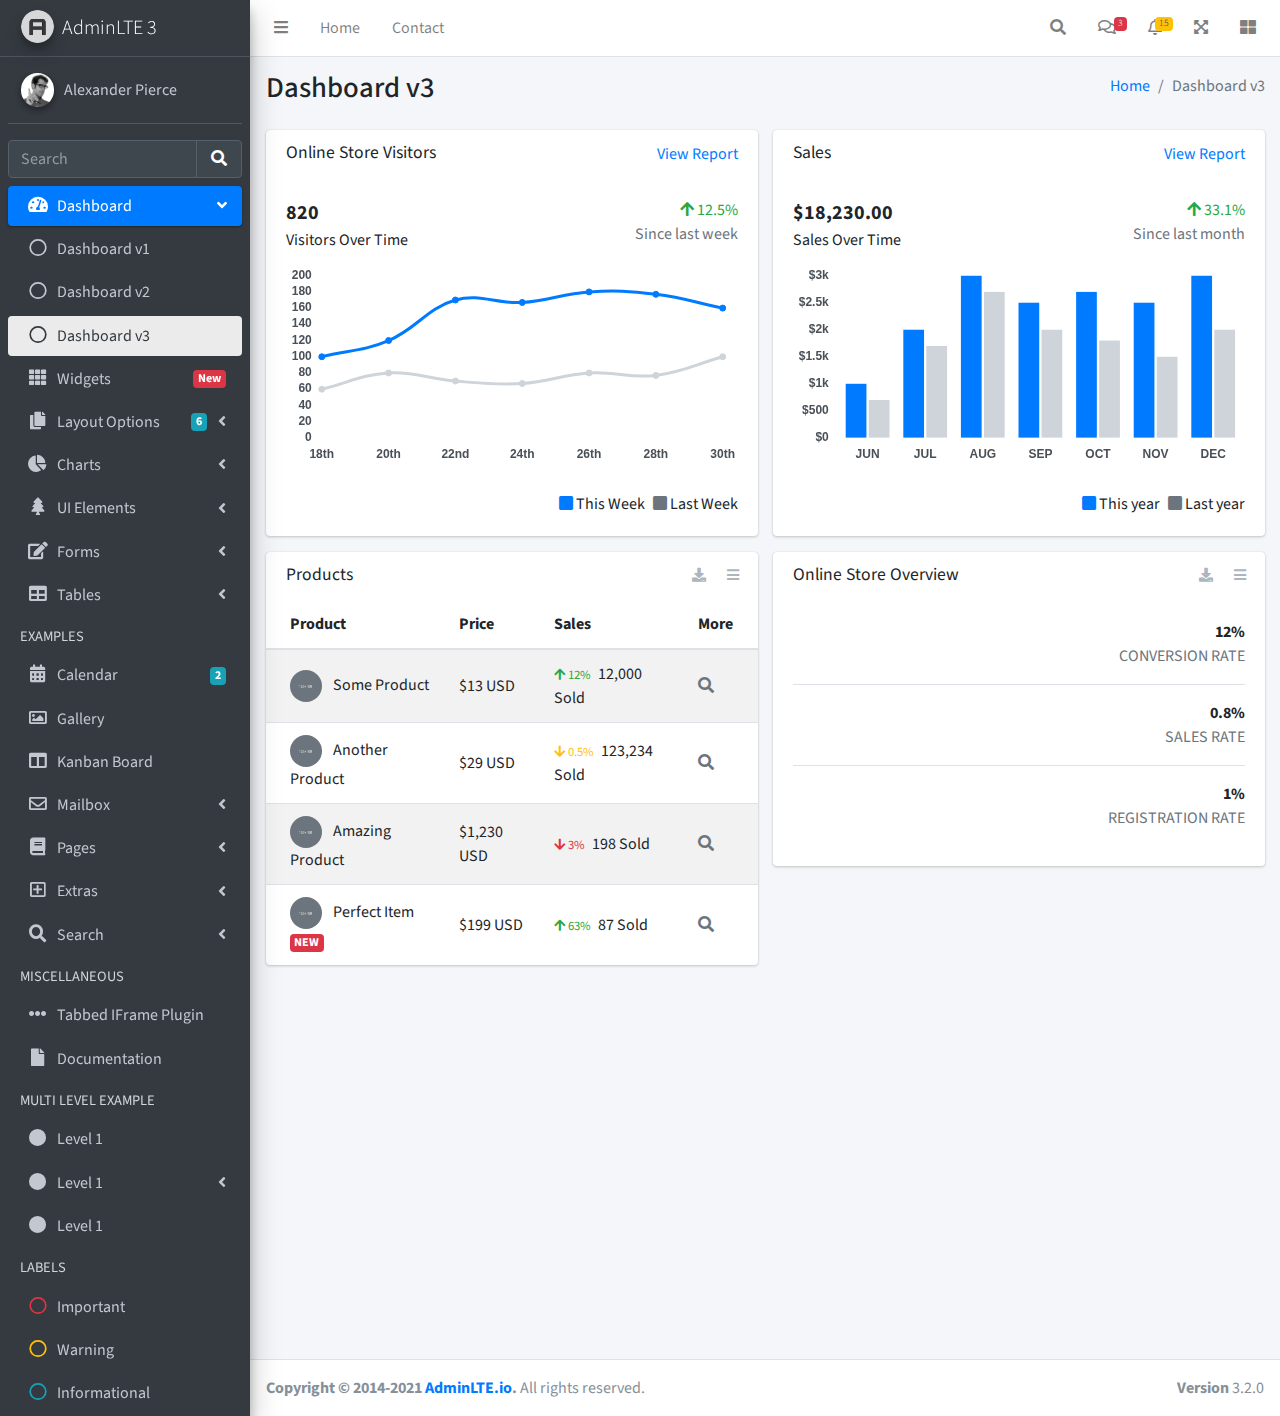
<file: public/templeates/AdminLTE-3.2.0/index3.html>
<!DOCTYPE html>
<html lang="en">
<head>
  <meta charset="utf-8">
  <meta name="viewport" content="width=device-width, initial-scale=1">
  <title>AdminLTE 3 | Dashboard 3</title>

  <!-- Google Font: Source Sans Pro -->
  <link rel="stylesheet" href="https://fonts.googleapis.com/css?family=Source+Sans+Pro:300,400,400i,700&display=fallback">
  <!-- Font Awesome Icons -->
  <link rel="stylesheet" href="plugins/fontawesome-free/css/all.min.css">
  <!-- IonIcons -->
  <link rel="stylesheet" href="https://code.ionicframework.com/ionicons/2.0.1/css/ionicons.min.css">
  <!-- Theme style -->
  <link rel="stylesheet" href="dist/css/adminlte.min.css">
</head>
<!--
`body` tag options:

  Apply one or more of the following classes to to the body tag
  to get the desired effect

  * sidebar-collapse
  * sidebar-mini
-->
<body class="hold-transition sidebar-mini">
<div class="wrapper">
  <!-- Navbar -->
  <nav class="main-header navbar navbar-expand navbar-white navbar-light">
    <!-- Left navbar links -->
    <ul class="navbar-nav">
      <li class="nav-item">
        <a class="nav-link" data-widget="pushmenu" href="#" role="button"><i class="fas fa-bars"></i></a>
      </li>
      <li class="nav-item d-none d-sm-inline-block">
        <a href="index3.html" class="nav-link">Home</a>
      </li>
      <li class="nav-item d-none d-sm-inline-block">
        <a href="#" class="nav-link">Contact</a>
      </li>
    </ul>

    <!-- Right navbar links -->
    <ul class="navbar-nav ml-auto">
      <!-- Navbar Search -->
      <li class="nav-item">
        <a class="nav-link" data-widget="navbar-search" href="#" role="button">
          <i class="fas fa-search"></i>
        </a>
        <div class="navbar-search-block">
          <form class="form-inline">
            <div class="input-group input-group-sm">
              <input class="form-control form-control-navbar" type="search" placeholder="Search" aria-label="Search">
              <div class="input-group-append">
                <button class="btn btn-navbar" type="submit">
                  <i class="fas fa-search"></i>
                </button>
                <button class="btn btn-navbar" type="button" data-widget="navbar-search">
                  <i class="fas fa-times"></i>
                </button>
              </div>
            </div>
          </form>
        </div>
      </li>

      <!-- Messages Dropdown Menu -->
      <li class="nav-item dropdown">
        <a class="nav-link" data-toggle="dropdown" href="#">
          <i class="far fa-comments"></i>
          <span class="badge badge-danger navbar-badge">3</span>
        </a>
        <div class="dropdown-menu dropdown-menu-lg dropdown-menu-right">
          <a href="#" class="dropdown-item">
            <!-- Message Start -->
            <div class="media">
              <img src="dist/img/user1-128x128.jpg" alt="User Avatar" class="img-size-50 mr-3 img-circle">
              <div class="media-body">
                <h3 class="dropdown-item-title">
                  Brad Diesel
                  <span class="float-right text-sm text-danger"><i class="fas fa-star"></i></span>
                </h3>
                <p class="text-sm">Call me whenever you can...</p>
                <p class="text-sm text-muted"><i class="far fa-clock mr-1"></i> 4 Hours Ago</p>
              </div>
            </div>
            <!-- Message End -->
          </a>
          <div class="dropdown-divider"></div>
          <a href="#" class="dropdown-item">
            <!-- Message Start -->
            <div class="media">
              <img src="dist/img/user8-128x128.jpg" alt="User Avatar" class="img-size-50 img-circle mr-3">
              <div class="media-body">
                <h3 class="dropdown-item-title">
                  John Pierce
                  <span class="float-right text-sm text-muted"><i class="fas fa-star"></i></span>
                </h3>
                <p class="text-sm">I got your message bro</p>
                <p class="text-sm text-muted"><i class="far fa-clock mr-1"></i> 4 Hours Ago</p>
              </div>
            </div>
            <!-- Message End -->
          </a>
          <div class="dropdown-divider"></div>
          <a href="#" class="dropdown-item">
            <!-- Message Start -->
            <div class="media">
              <img src="dist/img/user3-128x128.jpg" alt="User Avatar" class="img-size-50 img-circle mr-3">
              <div class="media-body">
                <h3 class="dropdown-item-title">
                  Nora Silvester
                  <span class="float-right text-sm text-warning"><i class="fas fa-star"></i></span>
                </h3>
                <p class="text-sm">The subject goes here</p>
                <p class="text-sm text-muted"><i class="far fa-clock mr-1"></i> 4 Hours Ago</p>
              </div>
            </div>
            <!-- Message End -->
          </a>
          <div class="dropdown-divider"></div>
          <a href="#" class="dropdown-item dropdown-footer">See All Messages</a>
        </div>
      </li>
      <!-- Notifications Dropdown Menu -->
      <li class="nav-item dropdown">
        <a class="nav-link" data-toggle="dropdown" href="#">
          <i class="far fa-bell"></i>
          <span class="badge badge-warning navbar-badge">15</span>
        </a>
        <div class="dropdown-menu dropdown-menu-lg dropdown-menu-right">
          <span class="dropdown-item dropdown-header">15 Notifications</span>
          <div class="dropdown-divider"></div>
          <a href="#" class="dropdown-item">
            <i class="fas fa-envelope mr-2"></i> 4 new messages
            <span class="float-right text-muted text-sm">3 mins</span>
          </a>
          <div class="dropdown-divider"></div>
          <a href="#" class="dropdown-item">
            <i class="fas fa-users mr-2"></i> 8 friend requests
            <span class="float-right text-muted text-sm">12 hours</span>
          </a>
          <div class="dropdown-divider"></div>
          <a href="#" class="dropdown-item">
            <i class="fas fa-file mr-2"></i> 3 new reports
            <span class="float-right text-muted text-sm">2 days</span>
          </a>
          <div class="dropdown-divider"></div>
          <a href="#" class="dropdown-item dropdown-footer">See All Notifications</a>
        </div>
      </li>
      <li class="nav-item">
        <a class="nav-link" data-widget="fullscreen" href="#" role="button">
          <i class="fas fa-expand-arrows-alt"></i>
        </a>
      </li>
      <li class="nav-item">
        <a class="nav-link" data-widget="control-sidebar" data-slide="true" href="#" role="button">
          <i class="fas fa-th-large"></i>
        </a>
      </li>
    </ul>
  </nav>
  <!-- /.navbar -->

  <!-- Main Sidebar Container -->
  <aside class="main-sidebar sidebar-dark-primary elevation-4">
    <!-- Brand Logo -->
    <a href="index3.html" class="brand-link">
      <img src="dist/img/AdminLTELogo.png" alt="AdminLTE Logo" class="brand-image img-circle elevation-3" style="opacity: .8">
      <span class="brand-text font-weight-light">AdminLTE 3</span>
    </a>

    <!-- Sidebar -->
    <div class="sidebar">
      <!-- Sidebar user panel (optional) -->
      <div class="user-panel mt-3 pb-3 mb-3 d-flex">
        <div class="image">
          <img src="dist/img/user2-160x160.jpg" class="img-circle elevation-2" alt="User Image">
        </div>
        <div class="info">
          <a href="#" class="d-block">Alexander Pierce</a>
        </div>
      </div>

      <!-- SidebarSearch Form -->
      <div class="form-inline">
        <div class="input-group" data-widget="sidebar-search">
          <input class="form-control form-control-sidebar" type="search" placeholder="Search" aria-label="Search">
          <div class="input-group-append">
            <button class="btn btn-sidebar">
              <i class="fas fa-search fa-fw"></i>
            </button>
          </div>
        </div>
      </div>

      <!-- Sidebar Menu -->
      <nav class="mt-2">
        <ul class="nav nav-pills nav-sidebar flex-column" data-widget="treeview" role="menu" data-accordion="false">
          <!-- Add icons to the links using the .nav-icon class
               with font-awesome or any other icon font library -->
          <li class="nav-item menu-open">
            <a href="#" class="nav-link active">
              <i class="nav-icon fas fa-tachometer-alt"></i>
              <p>
                Dashboard
                <i class="right fas fa-angle-left"></i>
              </p>
            </a>
            <ul class="nav nav-treeview">
              <li class="nav-item">
                <a href="./index.html" class="nav-link">
                  <i class="far fa-circle nav-icon"></i>
                  <p>Dashboard v1</p>
                </a>
              </li>
              <li class="nav-item">
                <a href="./index2.html" class="nav-link">
                  <i class="far fa-circle nav-icon"></i>
                  <p>Dashboard v2</p>
                </a>
              </li>
              <li class="nav-item">
                <a href="./index3.html" class="nav-link active">
                  <i class="far fa-circle nav-icon"></i>
                  <p>Dashboard v3</p>
                </a>
              </li>
            </ul>
          </li>
          <li class="nav-item">
            <a href="pages/widgets.html" class="nav-link">
              <i class="nav-icon fas fa-th"></i>
              <p>
                Widgets
                <span class="right badge badge-danger">New</span>
              </p>
            </a>
          </li>
          <li class="nav-item">
            <a href="#" class="nav-link">
              <i class="nav-icon fas fa-copy"></i>
              <p>
                Layout Options
                <i class="fas fa-angle-left right"></i>
                <span class="badge badge-info right">6</span>
              </p>
            </a>
            <ul class="nav nav-treeview">
              <li class="nav-item">
                <a href="pages/layout/top-nav.html" class="nav-link">
                  <i class="far fa-circle nav-icon"></i>
                  <p>Top Navigation</p>
                </a>
              </li>
              <li class="nav-item">
                <a href="pages/layout/top-nav-sidebar.html" class="nav-link">
                  <i class="far fa-circle nav-icon"></i>
                  <p>Top Navigation + Sidebar</p>
                </a>
              </li>
              <li class="nav-item">
                <a href="pages/layout/boxed.html" class="nav-link">
                  <i class="far fa-circle nav-icon"></i>
                  <p>Boxed</p>
                </a>
              </li>
              <li class="nav-item">
                <a href="pages/layout/fixed-sidebar.html" class="nav-link">
                  <i class="far fa-circle nav-icon"></i>
                  <p>Fixed Sidebar</p>
                </a>
              </li>
              <li class="nav-item">
                <a href="pages/layout/fixed-sidebar-custom.html" class="nav-link">
                  <i class="far fa-circle nav-icon"></i>
                  <p>Fixed Sidebar <small>+ Custom Area</small></p>
                </a>
              </li>
              <li class="nav-item">
                <a href="pages/layout/fixed-topnav.html" class="nav-link">
                  <i class="far fa-circle nav-icon"></i>
                  <p>Fixed Navbar</p>
                </a>
              </li>
              <li class="nav-item">
                <a href="pages/layout/fixed-footer.html" class="nav-link">
                  <i class="far fa-circle nav-icon"></i>
                  <p>Fixed Footer</p>
                </a>
              </li>
              <li class="nav-item">
                <a href="pages/layout/collapsed-sidebar.html" class="nav-link">
                  <i class="far fa-circle nav-icon"></i>
                  <p>Collapsed Sidebar</p>
                </a>
              </li>
            </ul>
          </li>
          <li class="nav-item">
            <a href="#" class="nav-link">
              <i class="nav-icon fas fa-chart-pie"></i>
              <p>
                Charts
                <i class="right fas fa-angle-left"></i>
              </p>
            </a>
            <ul class="nav nav-treeview">
              <li class="nav-item">
                <a href="pages/charts/chartjs.html" class="nav-link">
                  <i class="far fa-circle nav-icon"></i>
                  <p>ChartJS</p>
                </a>
              </li>
              <li class="nav-item">
                <a href="pages/charts/flot.html" class="nav-link">
                  <i class="far fa-circle nav-icon"></i>
                  <p>Flot</p>
                </a>
              </li>
              <li class="nav-item">
                <a href="pages/charts/inline.html" class="nav-link">
                  <i class="far fa-circle nav-icon"></i>
                  <p>Inline</p>
                </a>
              </li>
              <li class="nav-item">
                <a href="pages/charts/uplot.html" class="nav-link">
                  <i class="far fa-circle nav-icon"></i>
                  <p>uPlot</p>
                </a>
              </li>
            </ul>
          </li>
          <li class="nav-item">
            <a href="#" class="nav-link">
              <i class="nav-icon fas fa-tree"></i>
              <p>
                UI Elements
                <i class="fas fa-angle-left right"></i>
              </p>
            </a>
            <ul class="nav nav-treeview">
              <li class="nav-item">
                <a href="pages/UI/general.html" class="nav-link">
                  <i class="far fa-circle nav-icon"></i>
                  <p>General</p>
                </a>
              </li>
              <li class="nav-item">
                <a href="pages/UI/icons.html" class="nav-link">
                  <i class="far fa-circle nav-icon"></i>
                  <p>Icons</p>
                </a>
              </li>
              <li class="nav-item">
                <a href="pages/UI/buttons.html" class="nav-link">
                  <i class="far fa-circle nav-icon"></i>
                  <p>Buttons</p>
                </a>
              </li>
              <li class="nav-item">
                <a href="pages/UI/sliders.html" class="nav-link">
                  <i class="far fa-circle nav-icon"></i>
                  <p>Sliders</p>
                </a>
              </li>
              <li class="nav-item">
                <a href="pages/UI/modals.html" class="nav-link">
                  <i class="far fa-circle nav-icon"></i>
                  <p>Modals & Alerts</p>
                </a>
              </li>
              <li class="nav-item">
                <a href="pages/UI/navbar.html" class="nav-link">
                  <i class="far fa-circle nav-icon"></i>
                  <p>Navbar & Tabs</p>
                </a>
              </li>
              <li class="nav-item">
                <a href="pages/UI/timeline.html" class="nav-link">
                  <i class="far fa-circle nav-icon"></i>
                  <p>Timeline</p>
                </a>
              </li>
              <li class="nav-item">
                <a href="pages/UI/ribbons.html" class="nav-link">
                  <i class="far fa-circle nav-icon"></i>
                  <p>Ribbons</p>
                </a>
              </li>
            </ul>
          </li>
          <li class="nav-item">
            <a href="#" class="nav-link">
              <i class="nav-icon fas fa-edit"></i>
              <p>
                Forms
                <i class="fas fa-angle-left right"></i>
              </p>
            </a>
            <ul class="nav nav-treeview">
              <li class="nav-item">
                <a href="pages/forms/general.html" class="nav-link">
                  <i class="far fa-circle nav-icon"></i>
                  <p>General Elements</p>
                </a>
              </li>
              <li class="nav-item">
                <a href="pages/forms/advanced.html" class="nav-link">
                  <i class="far fa-circle nav-icon"></i>
                  <p>Advanced Elements</p>
                </a>
              </li>
              <li class="nav-item">
                <a href="pages/forms/editors.html" class="nav-link">
                  <i class="far fa-circle nav-icon"></i>
                  <p>Editors</p>
                </a>
              </li>
              <li class="nav-item">
                <a href="pages/forms/validation.html" class="nav-link">
                  <i class="far fa-circle nav-icon"></i>
                  <p>Validation</p>
                </a>
              </li>
            </ul>
          </li>
          <li class="nav-item">
            <a href="#" class="nav-link">
              <i class="nav-icon fas fa-table"></i>
              <p>
                Tables
                <i class="fas fa-angle-left right"></i>
              </p>
            </a>
            <ul class="nav nav-treeview">
              <li class="nav-item">
                <a href="pages/tables/simple.html" class="nav-link">
                  <i class="far fa-circle nav-icon"></i>
                  <p>Simple Tables</p>
                </a>
              </li>
              <li class="nav-item">
                <a href="pages/tables/data.html" class="nav-link">
                  <i class="far fa-circle nav-icon"></i>
                  <p>DataTables</p>
                </a>
              </li>
              <li class="nav-item">
                <a href="pages/tables/jsgrid.html" class="nav-link">
                  <i class="far fa-circle nav-icon"></i>
                  <p>jsGrid</p>
                </a>
              </li>
            </ul>
          </li>
          <li class="nav-header">EXAMPLES</li>
          <li class="nav-item">
            <a href="pages/calendar.html" class="nav-link">
              <i class="nav-icon fas fa-calendar-alt"></i>
              <p>
                Calendar
                <span class="badge badge-info right">2</span>
              </p>
            </a>
          </li>
          <li class="nav-item">
            <a href="pages/gallery.html" class="nav-link">
              <i class="nav-icon far fa-image"></i>
              <p>
                Gallery
              </p>
            </a>
          </li>
          <li class="nav-item">
            <a href="pages/kanban.html" class="nav-link">
              <i class="nav-icon fas fa-columns"></i>
              <p>
                Kanban Board
              </p>
            </a>
          </li>
          <li class="nav-item">
            <a href="#" class="nav-link">
              <i class="nav-icon far fa-envelope"></i>
              <p>
                Mailbox
                <i class="fas fa-angle-left right"></i>
              </p>
            </a>
            <ul class="nav nav-treeview">
              <li class="nav-item">
                <a href="pages/mailbox/mailbox.html" class="nav-link">
                  <i class="far fa-circle nav-icon"></i>
                  <p>Inbox</p>
                </a>
              </li>
              <li class="nav-item">
                <a href="pages/mailbox/compose.html" class="nav-link">
                  <i class="far fa-circle nav-icon"></i>
                  <p>Compose</p>
                </a>
              </li>
              <li class="nav-item">
                <a href="pages/mailbox/read-mail.html" class="nav-link">
                  <i class="far fa-circle nav-icon"></i>
                  <p>Read</p>
                </a>
              </li>
            </ul>
          </li>
          <li class="nav-item">
            <a href="#" class="nav-link">
              <i class="nav-icon fas fa-book"></i>
              <p>
                Pages
                <i class="fas fa-angle-left right"></i>
              </p>
            </a>
            <ul class="nav nav-treeview">
              <li class="nav-item">
                <a href="pages/examples/invoice.html" class="nav-link">
                  <i class="far fa-circle nav-icon"></i>
                  <p>Invoice</p>
                </a>
              </li>
              <li class="nav-item">
                <a href="pages/examples/profile.html" class="nav-link">
                  <i class="far fa-circle nav-icon"></i>
                  <p>Profile</p>
                </a>
              </li>
              <li class="nav-item">
                <a href="pages/examples/e-commerce.html" class="nav-link">
                  <i class="far fa-circle nav-icon"></i>
                  <p>E-commerce</p>
                </a>
              </li>
              <li class="nav-item">
                <a href="pages/examples/projects.html" class="nav-link">
                  <i class="far fa-circle nav-icon"></i>
                  <p>Projects</p>
                </a>
              </li>
              <li class="nav-item">
                <a href="pages/examples/project-add.html" class="nav-link">
                  <i class="far fa-circle nav-icon"></i>
                  <p>Project Add</p>
                </a>
              </li>
              <li class="nav-item">
                <a href="pages/examples/project-edit.html" class="nav-link">
                  <i class="far fa-circle nav-icon"></i>
                  <p>Project Edit</p>
                </a>
              </li>
              <li class="nav-item">
                <a href="pages/examples/project-detail.html" class="nav-link">
                  <i class="far fa-circle nav-icon"></i>
                  <p>Project Detail</p>
                </a>
              </li>
              <li class="nav-item">
                <a href="pages/examples/contacts.html" class="nav-link">
                  <i class="far fa-circle nav-icon"></i>
                  <p>Contacts</p>
                </a>
              </li>
              <li class="nav-item">
                <a href="pages/examples/faq.html" class="nav-link">
                  <i class="far fa-circle nav-icon"></i>
                  <p>FAQ</p>
                </a>
              </li>
              <li class="nav-item">
                <a href="pages/examples/contact-us.html" class="nav-link">
                  <i class="far fa-circle nav-icon"></i>
                  <p>Contact us</p>
                </a>
              </li>
            </ul>
          </li>
          <li class="nav-item">
            <a href="#" class="nav-link">
              <i class="nav-icon far fa-plus-square"></i>
              <p>
                Extras
                <i class="fas fa-angle-left right"></i>
              </p>
            </a>
            <ul class="nav nav-treeview">
              <li class="nav-item">
                <a href="#" class="nav-link">
                  <i class="far fa-circle nav-icon"></i>
                  <p>
                    Login & Register v1
                    <i class="fas fa-angle-left right"></i>
                  </p>
                </a>
                <ul class="nav nav-treeview">
                  <li class="nav-item">
                    <a href="pages/examples/login.html" class="nav-link">
                      <i class="far fa-circle nav-icon"></i>
                      <p>Login v1</p>
                    </a>
                  </li>
                  <li class="nav-item">
                    <a href="pages/examples/register.html" class="nav-link">
                      <i class="far fa-circle nav-icon"></i>
                      <p>Register v1</p>
                    </a>
                  </li>
                  <li class="nav-item">
                    <a href="pages/examples/forgot-password.html" class="nav-link">
                      <i class="far fa-circle nav-icon"></i>
                      <p>Forgot Password v1</p>
                    </a>
                  </li>
                  <li class="nav-item">
                    <a href="pages/examples/recover-password.html" class="nav-link">
                      <i class="far fa-circle nav-icon"></i>
                      <p>Recover Password v1</p>
                    </a>
                  </li>
                </ul>
              </li>
              <li class="nav-item">
                <a href="#" class="nav-link">
                  <i class="far fa-circle nav-icon"></i>
                  <p>
                    Login & Register v2
                    <i class="fas fa-angle-left right"></i>
                  </p>
                </a>
                <ul class="nav nav-treeview">
                  <li class="nav-item">
                    <a href="pages/examples/login-v2.html" class="nav-link">
                      <i class="far fa-circle nav-icon"></i>
                      <p>Login v2</p>
                    </a>
                  </li>
                  <li class="nav-item">
                    <a href="pages/examples/register-v2.html" class="nav-link">
                      <i class="far fa-circle nav-icon"></i>
                      <p>Register v2</p>
                    </a>
                  </li>
                  <li class="nav-item">
                    <a href="pages/examples/forgot-password-v2.html" class="nav-link">
                      <i class="far fa-circle nav-icon"></i>
                      <p>Forgot Password v2</p>
                    </a>
                  </li>
                  <li class="nav-item">
                    <a href="pages/examples/recover-password-v2.html" class="nav-link">
                      <i class="far fa-circle nav-icon"></i>
                      <p>Recover Password v2</p>
                    </a>
                  </li>
                </ul>
              </li>
              <li class="nav-item">
                <a href="pages/examples/lockscreen.html" class="nav-link">
                  <i class="far fa-circle nav-icon"></i>
                  <p>Lockscreen</p>
                </a>
              </li>
              <li class="nav-item">
                <a href="pages/examples/legacy-user-menu.html" class="nav-link">
                  <i class="far fa-circle nav-icon"></i>
                  <p>Legacy User Menu</p>
                </a>
              </li>
              <li class="nav-item">
                <a href="pages/examples/language-menu.html" class="nav-link">
                  <i class="far fa-circle nav-icon"></i>
                  <p>Language Menu</p>
                </a>
              </li>
              <li class="nav-item">
                <a href="pages/examples/404.html" class="nav-link">
                  <i class="far fa-circle nav-icon"></i>
                  <p>Error 404</p>
                </a>
              </li>
              <li class="nav-item">
                <a href="pages/examples/500.html" class="nav-link">
                  <i class="far fa-circle nav-icon"></i>
                  <p>Error 500</p>
                </a>
              </li>
              <li class="nav-item">
                <a href="pages/examples/pace.html" class="nav-link">
                  <i class="far fa-circle nav-icon"></i>
                  <p>Pace</p>
                </a>
              </li>
              <li class="nav-item">
                <a href="pages/examples/blank.html" class="nav-link">
                  <i class="far fa-circle nav-icon"></i>
                  <p>Blank Page</p>
                </a>
              </li>
              <li class="nav-item">
                <a href="starter.html" class="nav-link">
                  <i class="far fa-circle nav-icon"></i>
                  <p>Starter Page</p>
                </a>
              </li>
            </ul>
          </li>
          <li class="nav-item">
            <a href="#" class="nav-link">
              <i class="nav-icon fas fa-search"></i>
              <p>
                Search
                <i class="fas fa-angle-left right"></i>
              </p>
            </a>
            <ul class="nav nav-treeview">
              <li class="nav-item">
                <a href="pages/search/simple.html" class="nav-link">
                  <i class="far fa-circle nav-icon"></i>
                  <p>Simple Search</p>
                </a>
              </li>
              <li class="nav-item">
                <a href="pages/search/enhanced.html" class="nav-link">
                  <i class="far fa-circle nav-icon"></i>
                  <p>Enhanced</p>
                </a>
              </li>
            </ul>
          </li>
          <li class="nav-header">MISCELLANEOUS</li>
          <li class="nav-item">
            <a href="iframe.html" class="nav-link">
              <i class="nav-icon fas fa-ellipsis-h"></i>
              <p>Tabbed IFrame Plugin</p>
            </a>
          </li>
          <li class="nav-item">
            <a href="https://adminlte.io/docs/3.1/" class="nav-link">
              <i class="nav-icon fas fa-file"></i>
              <p>Documentation</p>
            </a>
          </li>
          <li class="nav-header">MULTI LEVEL EXAMPLE</li>
          <li class="nav-item">
            <a href="#" class="nav-link">
              <i class="fas fa-circle nav-icon"></i>
              <p>Level 1</p>
            </a>
          </li>
          <li class="nav-item">
            <a href="#" class="nav-link">
              <i class="nav-icon fas fa-circle"></i>
              <p>
                Level 1
                <i class="right fas fa-angle-left"></i>
              </p>
            </a>
            <ul class="nav nav-treeview">
              <li class="nav-item">
                <a href="#" class="nav-link">
                  <i class="far fa-circle nav-icon"></i>
                  <p>Level 2</p>
                </a>
              </li>
              <li class="nav-item">
                <a href="#" class="nav-link">
                  <i class="far fa-circle nav-icon"></i>
                  <p>
                    Level 2
                    <i class="right fas fa-angle-left"></i>
                  </p>
                </a>
                <ul class="nav nav-treeview">
                  <li class="nav-item">
                    <a href="#" class="nav-link">
                      <i class="far fa-dot-circle nav-icon"></i>
                      <p>Level 3</p>
                    </a>
                  </li>
                  <li class="nav-item">
                    <a href="#" class="nav-link">
                      <i class="far fa-dot-circle nav-icon"></i>
                      <p>Level 3</p>
                    </a>
                  </li>
                  <li class="nav-item">
                    <a href="#" class="nav-link">
                      <i class="far fa-dot-circle nav-icon"></i>
                      <p>Level 3</p>
                    </a>
                  </li>
                </ul>
              </li>
              <li class="nav-item">
                <a href="#" class="nav-link">
                  <i class="far fa-circle nav-icon"></i>
                  <p>Level 2</p>
                </a>
              </li>
            </ul>
          </li>
          <li class="nav-item">
            <a href="#" class="nav-link">
              <i class="fas fa-circle nav-icon"></i>
              <p>Level 1</p>
            </a>
          </li>
          <li class="nav-header">LABELS</li>
          <li class="nav-item">
            <a href="#" class="nav-link">
              <i class="nav-icon far fa-circle text-danger"></i>
              <p class="text">Important</p>
            </a>
          </li>
          <li class="nav-item">
            <a href="#" class="nav-link">
              <i class="nav-icon far fa-circle text-warning"></i>
              <p>Warning</p>
            </a>
          </li>
          <li class="nav-item">
            <a href="#" class="nav-link">
              <i class="nav-icon far fa-circle text-info"></i>
              <p>Informational</p>
            </a>
          </li>
        </ul>
      </nav>
      <!-- /.sidebar-menu -->
    </div>
    <!-- /.sidebar -->
  </aside>

  <!-- Content Wrapper. Contains page content -->
  <div class="content-wrapper">
    <!-- Content Header (Page header) -->
    <div class="content-header">
      <div class="container-fluid">
        <div class="row mb-2">
          <div class="col-sm-6">
            <h1 class="m-0">Dashboard v3</h1>
          </div><!-- /.col -->
          <div class="col-sm-6">
            <ol class="breadcrumb float-sm-right">
              <li class="breadcrumb-item"><a href="#">Home</a></li>
              <li class="breadcrumb-item active">Dashboard v3</li>
            </ol>
          </div><!-- /.col -->
        </div><!-- /.row -->
      </div><!-- /.container-fluid -->
    </div>
    <!-- /.content-header -->

    <!-- Main content -->
    <div class="content">
      <div class="container-fluid">
        <div class="row">
          <div class="col-lg-6">
            <div class="card">
              <div class="card-header border-0">
                <div class="d-flex justify-content-between">
                  <h3 class="card-title">Online Store Visitors</h3>
                  <a href="javascript:void(0);">View Report</a>
                </div>
              </div>
              <div class="card-body">
                <div class="d-flex">
                  <p class="d-flex flex-column">
                    <span class="text-bold text-lg">820</span>
                    <span>Visitors Over Time</span>
                  </p>
                  <p class="ml-auto d-flex flex-column text-right">
                    <span class="text-success">
                      <i class="fas fa-arrow-up"></i> 12.5%
                    </span>
                    <span class="text-muted">Since last week</span>
                  </p>
                </div>
                <!-- /.d-flex -->

                <div class="position-relative mb-4">
                  <canvas id="visitors-chart" height="200"></canvas>
                </div>

                <div class="d-flex flex-row justify-content-end">
                  <span class="mr-2">
                    <i class="fas fa-square text-primary"></i> This Week
                  </span>

                  <span>
                    <i class="fas fa-square text-gray"></i> Last Week
                  </span>
                </div>
              </div>
            </div>
            <!-- /.card -->

            <div class="card">
              <div class="card-header border-0">
                <h3 class="card-title">Products</h3>
                <div class="card-tools">
                  <a href="#" class="btn btn-tool btn-sm">
                    <i class="fas fa-download"></i>
                  </a>
                  <a href="#" class="btn btn-tool btn-sm">
                    <i class="fas fa-bars"></i>
                  </a>
                </div>
              </div>
              <div class="card-body table-responsive p-0">
                <table class="table table-striped table-valign-middle">
                  <thead>
                  <tr>
                    <th>Product</th>
                    <th>Price</th>
                    <th>Sales</th>
                    <th>More</th>
                  </tr>
                  </thead>
                  <tbody>
                  <tr>
                    <td>
                      <img src="dist/img/default-150x150.png" alt="Product 1" class="img-circle img-size-32 mr-2">
                      Some Product
                    </td>
                    <td>$13 USD</td>
                    <td>
                      <small class="text-success mr-1">
                        <i class="fas fa-arrow-up"></i>
                        12%
                      </small>
                      12,000 Sold
                    </td>
                    <td>
                      <a href="#" class="text-muted">
                        <i class="fas fa-search"></i>
                      </a>
                    </td>
                  </tr>
                  <tr>
                    <td>
                      <img src="dist/img/default-150x150.png" alt="Product 1" class="img-circle img-size-32 mr-2">
                      Another Product
                    </td>
                    <td>$29 USD</td>
                    <td>
                      <small class="text-warning mr-1">
                        <i class="fas fa-arrow-down"></i>
                        0.5%
                      </small>
                      123,234 Sold
                    </td>
                    <td>
                      <a href="#" class="text-muted">
                        <i class="fas fa-search"></i>
                      </a>
                    </td>
                  </tr>
                  <tr>
                    <td>
                      <img src="dist/img/default-150x150.png" alt="Product 1" class="img-circle img-size-32 mr-2">
                      Amazing Product
                    </td>
                    <td>$1,230 USD</td>
                    <td>
                      <small class="text-danger mr-1">
                        <i class="fas fa-arrow-down"></i>
                        3%
                      </small>
                      198 Sold
                    </td>
                    <td>
                      <a href="#" class="text-muted">
                        <i class="fas fa-search"></i>
                      </a>
                    </td>
                  </tr>
                  <tr>
                    <td>
                      <img src="dist/img/default-150x150.png" alt="Product 1" class="img-circle img-size-32 mr-2">
                      Perfect Item
                      <span class="badge bg-danger">NEW</span>
                    </td>
                    <td>$199 USD</td>
                    <td>
                      <small class="text-success mr-1">
                        <i class="fas fa-arrow-up"></i>
                        63%
                      </small>
                      87 Sold
                    </td>
                    <td>
                      <a href="#" class="text-muted">
                        <i class="fas fa-search"></i>
                      </a>
                    </td>
                  </tr>
                  </tbody>
                </table>
              </div>
            </div>
            <!-- /.card -->
          </div>
          <!-- /.col-md-6 -->
          <div class="col-lg-6">
            <div class="card">
              <div class="card-header border-0">
                <div class="d-flex justify-content-between">
                  <h3 class="card-title">Sales</h3>
                  <a href="javascript:void(0);">View Report</a>
                </div>
              </div>
              <div class="card-body">
                <div class="d-flex">
                  <p class="d-flex flex-column">
                    <span class="text-bold text-lg">$18,230.00</span>
                    <span>Sales Over Time</span>
                  </p>
                  <p class="ml-auto d-flex flex-column text-right">
                    <span class="text-success">
                      <i class="fas fa-arrow-up"></i> 33.1%
                    </span>
                    <span class="text-muted">Since last month</span>
                  </p>
                </div>
                <!-- /.d-flex -->

                <div class="position-relative mb-4">
                  <canvas id="sales-chart" height="200"></canvas>
                </div>

                <div class="d-flex flex-row justify-content-end">
                  <span class="mr-2">
                    <i class="fas fa-square text-primary"></i> This year
                  </span>

                  <span>
                    <i class="fas fa-square text-gray"></i> Last year
                  </span>
                </div>
              </div>
            </div>
            <!-- /.card -->

            <div class="card">
              <div class="card-header border-0">
                <h3 class="card-title">Online Store Overview</h3>
                <div class="card-tools">
                  <a href="#" class="btn btn-sm btn-tool">
                    <i class="fas fa-download"></i>
                  </a>
                  <a href="#" class="btn btn-sm btn-tool">
                    <i class="fas fa-bars"></i>
                  </a>
                </div>
              </div>
              <div class="card-body">
                <div class="d-flex justify-content-between align-items-center border-bottom mb-3">
                  <p class="text-success text-xl">
                    <i class="ion ion-ios-refresh-empty"></i>
                  </p>
                  <p class="d-flex flex-column text-right">
                    <span class="font-weight-bold">
                      <i class="ion ion-android-arrow-up text-success"></i> 12%
                    </span>
                    <span class="text-muted">CONVERSION RATE</span>
                  </p>
                </div>
                <!-- /.d-flex -->
                <div class="d-flex justify-content-between align-items-center border-bottom mb-3">
                  <p class="text-warning text-xl">
                    <i class="ion ion-ios-cart-outline"></i>
                  </p>
                  <p class="d-flex flex-column text-right">
                    <span class="font-weight-bold">
                      <i class="ion ion-android-arrow-up text-warning"></i> 0.8%
                    </span>
                    <span class="text-muted">SALES RATE</span>
                  </p>
                </div>
                <!-- /.d-flex -->
                <div class="d-flex justify-content-between align-items-center mb-0">
                  <p class="text-danger text-xl">
                    <i class="ion ion-ios-people-outline"></i>
                  </p>
                  <p class="d-flex flex-column text-right">
                    <span class="font-weight-bold">
                      <i class="ion ion-android-arrow-down text-danger"></i> 1%
                    </span>
                    <span class="text-muted">REGISTRATION RATE</span>
                  </p>
                </div>
                <!-- /.d-flex -->
              </div>
            </div>
          </div>
          <!-- /.col-md-6 -->
        </div>
        <!-- /.row -->
      </div>
      <!-- /.container-fluid -->
    </div>
    <!-- /.content -->
  </div>
  <!-- /.content-wrapper -->

  <!-- Control Sidebar -->
  <aside class="control-sidebar control-sidebar-dark">
    <!-- Control sidebar content goes here -->
  </aside>
  <!-- /.control-sidebar -->

  <!-- Main Footer -->
  <footer class="main-footer">
    <strong>Copyright &copy; 2014-2021 <a href="https://adminlte.io">AdminLTE.io</a>.</strong>
    All rights reserved.
    <div class="float-right d-none d-sm-inline-block">
      <b>Version</b> 3.2.0
    </div>
  </footer>
</div>
<!-- ./wrapper -->

<!-- REQUIRED SCRIPTS -->

<!-- jQuery -->
<script src="plugins/jquery/jquery.min.js"></script>
<!-- Bootstrap -->
<script src="plugins/bootstrap/js/bootstrap.bundle.min.js"></script>
<!-- AdminLTE -->
<script src="dist/js/adminlte.js"></script>

<!-- OPTIONAL SCRIPTS -->
<script src="plugins/chart.js/Chart.min.js"></script>
<!-- AdminLTE for demo purposes -->
<script src="dist/js/demo.js"></script>
<!-- AdminLTE dashboard demo (This is only for demo purposes) -->
<script src="dist/js/pages/dashboard3.js"></script>
</body>
</html>
</file>
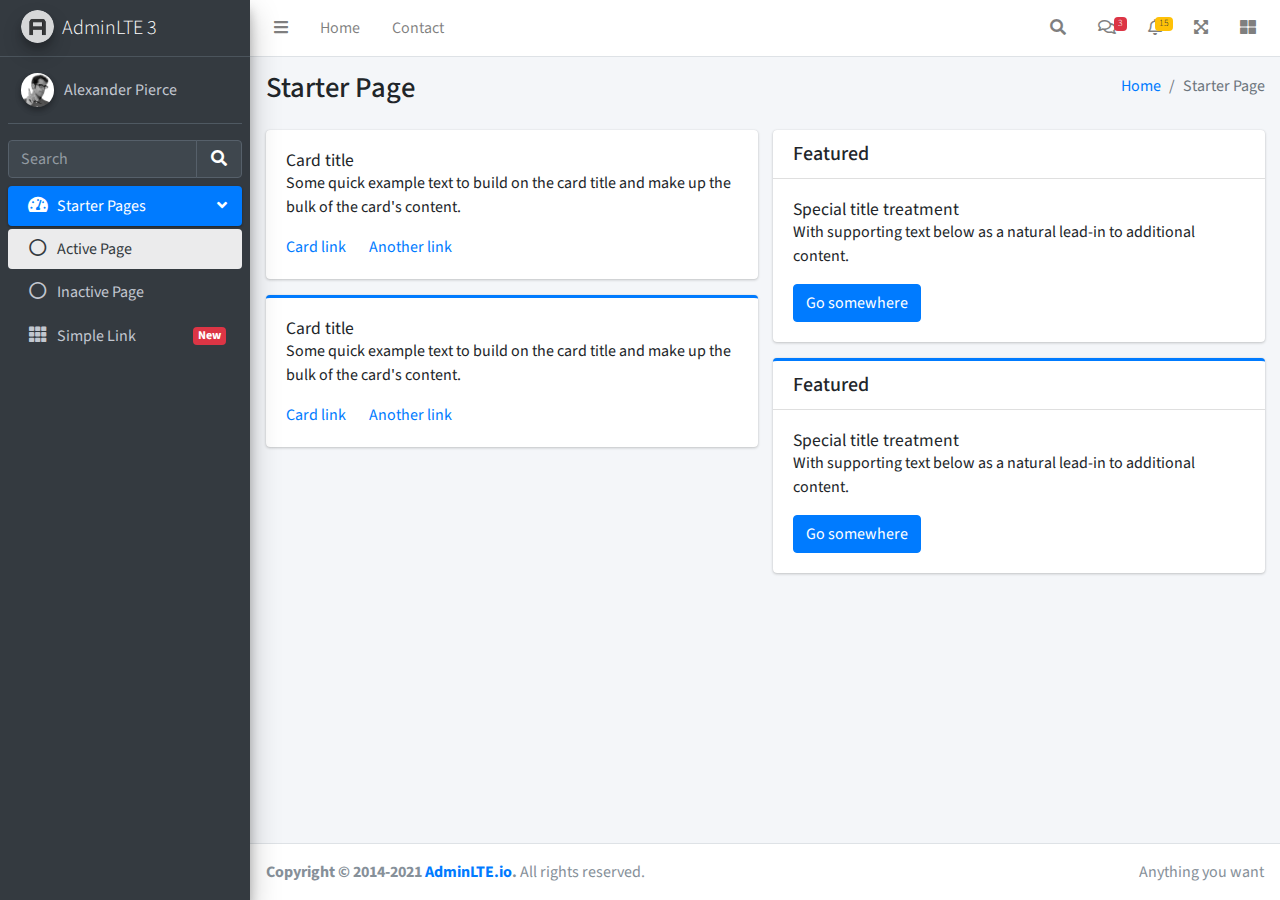
<file: public/templeates/AdminLTE-3.2.0/starter.html>
<!DOCTYPE html>
<!--
This is a starter template page. Use this page to start your new project from
scratch. This page gets rid of all links and provides the needed markup only.
-->
<html lang="en">
<head>
  <meta charset="utf-8">
  <meta name="viewport" content="width=device-width, initial-scale=1">
  <title>AdminLTE 3 | Starter</title>

  <!-- Google Font: Source Sans Pro -->
  <link rel="stylesheet" href="https://fonts.googleapis.com/css?family=Source+Sans+Pro:300,400,400i,700&display=fallback">
  <!-- Font Awesome Icons -->
  <link rel="stylesheet" href="plugins/fontawesome-free/css/all.min.css">
  <!-- Theme style -->
  <link rel="stylesheet" href="dist/css/adminlte.min.css">
</head>
<body class="hold-transition sidebar-mini">
<div class="wrapper">

  <!-- Navbar -->
  <nav class="main-header navbar navbar-expand navbar-white navbar-light">
    <!-- Left navbar links -->
    <ul class="navbar-nav">
      <li class="nav-item">
        <a class="nav-link" data-widget="pushmenu" href="#" role="button"><i class="fas fa-bars"></i></a>
      </li>
      <li class="nav-item d-none d-sm-inline-block">
        <a href="index3.html" class="nav-link">Home</a>
      </li>
      <li class="nav-item d-none d-sm-inline-block">
        <a href="#" class="nav-link">Contact</a>
      </li>
    </ul>

    <!-- Right navbar links -->
    <ul class="navbar-nav ml-auto">
      <!-- Navbar Search -->
      <li class="nav-item">
        <a class="nav-link" data-widget="navbar-search" href="#" role="button">
          <i class="fas fa-search"></i>
        </a>
        <div class="navbar-search-block">
          <form class="form-inline">
            <div class="input-group input-group-sm">
              <input class="form-control form-control-navbar" type="search" placeholder="Search" aria-label="Search">
              <div class="input-group-append">
                <button class="btn btn-navbar" type="submit">
                  <i class="fas fa-search"></i>
                </button>
                <button class="btn btn-navbar" type="button" data-widget="navbar-search">
                  <i class="fas fa-times"></i>
                </button>
              </div>
            </div>
          </form>
        </div>
      </li>

      <!-- Messages Dropdown Menu -->
      <li class="nav-item dropdown">
        <a class="nav-link" data-toggle="dropdown" href="#">
          <i class="far fa-comments"></i>
          <span class="badge badge-danger navbar-badge">3</span>
        </a>
        <div class="dropdown-menu dropdown-menu-lg dropdown-menu-right">
          <a href="#" class="dropdown-item">
            <!-- Message Start -->
            <div class="media">
              <img src="dist/img/user1-128x128.jpg" alt="User Avatar" class="img-size-50 mr-3 img-circle">
              <div class="media-body">
                <h3 class="dropdown-item-title">
                  Brad Diesel
                  <span class="float-right text-sm text-danger"><i class="fas fa-star"></i></span>
                </h3>
                <p class="text-sm">Call me whenever you can...</p>
                <p class="text-sm text-muted"><i class="far fa-clock mr-1"></i> 4 Hours Ago</p>
              </div>
            </div>
            <!-- Message End -->
          </a>
          <div class="dropdown-divider"></div>
          <a href="#" class="dropdown-item">
            <!-- Message Start -->
            <div class="media">
              <img src="dist/img/user8-128x128.jpg" alt="User Avatar" class="img-size-50 img-circle mr-3">
              <div class="media-body">
                <h3 class="dropdown-item-title">
                  John Pierce
                  <span class="float-right text-sm text-muted"><i class="fas fa-star"></i></span>
                </h3>
                <p class="text-sm">I got your message bro</p>
                <p class="text-sm text-muted"><i class="far fa-clock mr-1"></i> 4 Hours Ago</p>
              </div>
            </div>
            <!-- Message End -->
          </a>
          <div class="dropdown-divider"></div>
          <a href="#" class="dropdown-item">
            <!-- Message Start -->
            <div class="media">
              <img src="dist/img/user3-128x128.jpg" alt="User Avatar" class="img-size-50 img-circle mr-3">
              <div class="media-body">
                <h3 class="dropdown-item-title">
                  Nora Silvester
                  <span class="float-right text-sm text-warning"><i class="fas fa-star"></i></span>
                </h3>
                <p class="text-sm">The subject goes here</p>
                <p class="text-sm text-muted"><i class="far fa-clock mr-1"></i> 4 Hours Ago</p>
              </div>
            </div>
            <!-- Message End -->
          </a>
          <div class="dropdown-divider"></div>
          <a href="#" class="dropdown-item dropdown-footer">See All Messages</a>
        </div>
      </li>
      <!-- Notifications Dropdown Menu -->
      <li class="nav-item dropdown">
        <a class="nav-link" data-toggle="dropdown" href="#">
          <i class="far fa-bell"></i>
          <span class="badge badge-warning navbar-badge">15</span>
        </a>
        <div class="dropdown-menu dropdown-menu-lg dropdown-menu-right">
          <span class="dropdown-header">15 Notifications</span>
          <div class="dropdown-divider"></div>
          <a href="#" class="dropdown-item">
            <i class="fas fa-envelope mr-2"></i> 4 new messages
            <span class="float-right text-muted text-sm">3 mins</span>
          </a>
          <div class="dropdown-divider"></div>
          <a href="#" class="dropdown-item">
            <i class="fas fa-users mr-2"></i> 8 friend requests
            <span class="float-right text-muted text-sm">12 hours</span>
          </a>
          <div class="dropdown-divider"></div>
          <a href="#" class="dropdown-item">
            <i class="fas fa-file mr-2"></i> 3 new reports
            <span class="float-right text-muted text-sm">2 days</span>
          </a>
          <div class="dropdown-divider"></div>
          <a href="#" class="dropdown-item dropdown-footer">See All Notifications</a>
        </div>
      </li>
      <li class="nav-item">
        <a class="nav-link" data-widget="fullscreen" href="#" role="button">
          <i class="fas fa-expand-arrows-alt"></i>
        </a>
      </li>
      <li class="nav-item">
        <a class="nav-link" data-widget="control-sidebar" data-slide="true" href="#" role="button">
          <i class="fas fa-th-large"></i>
        </a>
      </li>
    </ul>
  </nav>
  <!-- /.navbar -->

  <!-- Main Sidebar Container -->
  <aside class="main-sidebar sidebar-dark-primary elevation-4">
    <!-- Brand Logo -->
    <a href="index3.html" class="brand-link">
      <img src="dist/img/AdminLTELogo.png" alt="AdminLTE Logo" class="brand-image img-circle elevation-3" style="opacity: .8">
      <span class="brand-text font-weight-light">AdminLTE 3</span>
    </a>

    <!-- Sidebar -->
    <div class="sidebar">
      <!-- Sidebar user panel (optional) -->
      <div class="user-panel mt-3 pb-3 mb-3 d-flex">
        <div class="image">
          <img src="dist/img/user2-160x160.jpg" class="img-circle elevation-2" alt="User Image">
        </div>
        <div class="info">
          <a href="#" class="d-block">Alexander Pierce</a>
        </div>
      </div>

      <!-- SidebarSearch Form -->
      <div class="form-inline">
        <div class="input-group" data-widget="sidebar-search">
          <input class="form-control form-control-sidebar" type="search" placeholder="Search" aria-label="Search">
          <div class="input-group-append">
            <button class="btn btn-sidebar">
              <i class="fas fa-search fa-fw"></i>
            </button>
          </div>
        </div>
      </div>

      <!-- Sidebar Menu -->
      <nav class="mt-2">
        <ul class="nav nav-pills nav-sidebar flex-column" data-widget="treeview" role="menu" data-accordion="false">
          <!-- Add icons to the links using the .nav-icon class
               with font-awesome or any other icon font library -->
          <li class="nav-item menu-open">
            <a href="#" class="nav-link active">
              <i class="nav-icon fas fa-tachometer-alt"></i>
              <p>
                Starter Pages
                <i class="right fas fa-angle-left"></i>
              </p>
            </a>
            <ul class="nav nav-treeview">
              <li class="nav-item">
                <a href="#" class="nav-link active">
                  <i class="far fa-circle nav-icon"></i>
                  <p>Active Page</p>
                </a>
              </li>
              <li class="nav-item">
                <a href="#" class="nav-link">
                  <i class="far fa-circle nav-icon"></i>
                  <p>Inactive Page</p>
                </a>
              </li>
            </ul>
          </li>
          <li class="nav-item">
            <a href="#" class="nav-link">
              <i class="nav-icon fas fa-th"></i>
              <p>
                Simple Link
                <span class="right badge badge-danger">New</span>
              </p>
            </a>
          </li>
        </ul>
      </nav>
      <!-- /.sidebar-menu -->
    </div>
    <!-- /.sidebar -->
  </aside>

  <!-- Content Wrapper. Contains page content -->
  <div class="content-wrapper">
    <!-- Content Header (Page header) -->
    <div class="content-header">
      <div class="container-fluid">
        <div class="row mb-2">
          <div class="col-sm-6">
            <h1 class="m-0">Starter Page</h1>
          </div><!-- /.col -->
          <div class="col-sm-6">
            <ol class="breadcrumb float-sm-right">
              <li class="breadcrumb-item"><a href="#">Home</a></li>
              <li class="breadcrumb-item active">Starter Page</li>
            </ol>
          </div><!-- /.col -->
        </div><!-- /.row -->
      </div><!-- /.container-fluid -->
    </div>
    <!-- /.content-header -->

    <!-- Main content -->
    <div class="content">
      <div class="container-fluid">
        <div class="row">
          <div class="col-lg-6">
            <div class="card">
              <div class="card-body">
                <h5 class="card-title">Card title</h5>

                <p class="card-text">
                  Some quick example text to build on the card title and make up the bulk of the card's
                  content.
                </p>

                <a href="#" class="card-link">Card link</a>
                <a href="#" class="card-link">Another link</a>
              </div>
            </div>

            <div class="card card-primary card-outline">
              <div class="card-body">
                <h5 class="card-title">Card title</h5>

                <p class="card-text">
                  Some quick example text to build on the card title and make up the bulk of the card's
                  content.
                </p>
                <a href="#" class="card-link">Card link</a>
                <a href="#" class="card-link">Another link</a>
              </div>
            </div><!-- /.card -->
          </div>
          <!-- /.col-md-6 -->
          <div class="col-lg-6">
            <div class="card">
              <div class="card-header">
                <h5 class="m-0">Featured</h5>
              </div>
              <div class="card-body">
                <h6 class="card-title">Special title treatment</h6>

                <p class="card-text">With supporting text below as a natural lead-in to additional content.</p>
                <a href="#" class="btn btn-primary">Go somewhere</a>
              </div>
            </div>

            <div class="card card-primary card-outline">
              <div class="card-header">
                <h5 class="m-0">Featured</h5>
              </div>
              <div class="card-body">
                <h6 class="card-title">Special title treatment</h6>

                <p class="card-text">With supporting text below as a natural lead-in to additional content.</p>
                <a href="#" class="btn btn-primary">Go somewhere</a>
              </div>
            </div>
          </div>
          <!-- /.col-md-6 -->
        </div>
        <!-- /.row -->
      </div><!-- /.container-fluid -->
    </div>
    <!-- /.content -->
  </div>
  <!-- /.content-wrapper -->

  <!-- Control Sidebar -->
  <aside class="control-sidebar control-sidebar-dark">
    <!-- Control sidebar content goes here -->
    <div class="p-3">
      <h5>Title</h5>
      <p>Sidebar content</p>
    </div>
  </aside>
  <!-- /.control-sidebar -->

  <!-- Main Footer -->
  <footer class="main-footer">
    <!-- To the right -->
    <div class="float-right d-none d-sm-inline">
      Anything you want
    </div>
    <!-- Default to the left -->
    <strong>Copyright &copy; 2014-2021 <a href="https://adminlte.io">AdminLTE.io</a>.</strong> All rights reserved.
  </footer>
</div>
<!-- ./wrapper -->

<!-- REQUIRED SCRIPTS -->

<!-- jQuery -->
<script src="plugins/jquery/jquery.min.js"></script>
<!-- Bootstrap 4 -->
<script src="plugins/bootstrap/js/bootstrap.bundle.min.js"></script>
<!-- AdminLTE App -->
<script src="dist/js/adminlte.min.js"></script>
</body>
</html>
</file>
<file: public/templeates/AdminLTE-3.2.0/plugins/daterangepicker/daterangepicker.css>
.daterangepicker {
  position: absolute;
  color: inherit;
  background-color: #fff;
  border-radius: 4px;
  border: 1px solid #ddd;
  width: 278px;
  max-width: none;
  padding: 0;
  margin-top: 7px;
  top: 100px;
  left: 20px;
  z-index: 3001;
  display: none;
  font-family: arial;
  font-size: 15px;
  line-height: 1em;
}

.daterangepicker:before, .daterangepicker:after {
  position: absolute;
  display: inline-block;
  border-bottom-color: rgba(0, 0, 0, 0.2);
  content: '';
}

.daterangepicker:before {
  top: -7px;
  border-right: 7px solid transparent;
  border-left: 7px solid transparent;
  border-bottom: 7px solid #ccc;
}

.daterangepicker:after {
  top: -6px;
  border-right: 6px solid transparent;
  border-bottom: 6px solid #fff;
  border-left: 6px solid transparent;
}

.daterangepicker.opensleft:before {
  right: 9px;
}

.daterangepicker.opensleft:after {
  right: 10px;
}

.daterangepicker.openscenter:before {
  left: 0;
  right: 0;
  width: 0;
  margin-left: auto;
  margin-right: auto;
}

.daterangepicker.openscenter:after {
  left: 0;
  right: 0;
  width: 0;
  margin-left: auto;
  margin-right: auto;
}

.daterangepicker.opensright:before {
  left: 9px;
}

.daterangepicker.opensright:after {
  left: 10px;
}

.daterangepicker.drop-up {
  margin-top: -7px;
}

.daterangepicker.drop-up:before {
  top: initial;
  bottom: -7px;
  border-bottom: initial;
  border-top: 7px solid #ccc;
}

.daterangepicker.drop-up:after {
  top: initial;
  bottom: -6px;
  border-bottom: initial;
  border-top: 6px solid #fff;
}

.daterangepicker.single .daterangepicker .ranges, .daterangepicker.single .drp-calendar {
  float: none;
}

.daterangepicker.single .drp-selected {
  display: none;
}

.daterangepicker.show-calendar .drp-calendar {
  display: block;
}

.daterangepicker.show-calendar .drp-buttons {
  display: block;
}

.daterangepicker.auto-apply .drp-buttons {
  display: none;
}

.daterangepicker .drp-calendar {
  display: none;
  max-width: 270px;
}

.daterangepicker .drp-calendar.left {
  padding: 8px 0 8px 8px;
}

.daterangepicker .drp-calendar.right {
  padding: 8px;
}

.daterangepicker .drp-calendar.single .calendar-table {
  border: none;
}

.daterangepicker .calendar-table .next span, .daterangepicker .calendar-table .prev span {
  color: #fff;
  border: solid black;
  border-width: 0 2px 2px 0;
  border-radius: 0;
  display: inline-block;
  padding: 3px;
}

.daterangepicker .calendar-table .next span {
  transform: rotate(-45deg);
  -webkit-transform: rotate(-45deg);
}

.daterangepicker .calendar-table .prev span {
  transform: rotate(135deg);
  -webkit-transform: rotate(135deg);
}

.daterangepicker .calendar-table th, .daterangepicker .calendar-table td {
  white-space: nowrap;
  text-align: center;
  vertical-align: middle;
  min-width: 32px;
  width: 32px;
  height: 24px;
  line-height: 24px;
  font-size: 12px;
  border-radius: 4px;
  border: 1px solid transparent;
  white-space: nowrap;
  cursor: pointer;
}

.daterangepicker .calendar-table {
  border: 1px solid #fff;
  border-radius: 4px;
  background-color: #fff;
}

.daterangepicker .calendar-table table {
  width: 100%;
  margin: 0;
  border-spacing: 0;
  border-collapse: collapse;
}

.daterangepicker td.available:hover, .daterangepicker th.available:hover {
  background-color: #eee;
  border-color: transparent;
  color: inherit;
}

.daterangepicker td.week, .daterangepicker th.week {
  font-size: 80%;
  color: #ccc;
}

.daterangepicker td.off, .daterangepicker td.off.in-range, .daterangepicker td.off.start-date, .daterangepicker td.off.end-date {
  background-color: #fff;
  border-color: transparent;
  color: #999;
}

.daterangepicker td.in-range {
  background-color: #ebf4f8;
  border-color: transparent;
  color: #000;
  border-radius: 0;
}

.daterangepicker td.start-date {
  border-radius: 4px 0 0 4px;
}

.daterangepicker td.end-date {
  border-radius: 0 4px 4px 0;
}

.daterangepicker td.start-date.end-date {
  border-radius: 4px;
}

.daterangepicker td.active, .daterangepicker td.active:hover {
  background-color: #357ebd;
  border-color: transparent;
  color: #fff;
}

.daterangepicker th.month {
  width: auto;
}

.daterangepicker td.disabled, .daterangepicker option.disabled {
  color: #999;
  cursor: not-allowed;
  text-decoration: line-through;
}

.daterangepicker select.monthselect, .daterangepicker select.yearselect {
  font-size: 12px;
  padding: 1px;
  height: auto;
  margin: 0;
  cursor: default;
}

.daterangepicker select.monthselect {
  margin-right: 2%;
  width: 56%;
}

.daterangepicker select.yearselect {
  width: 40%;
}

.daterangepicker select.hourselect, .daterangepicker select.minuteselect, .daterangepicker select.secondselect, .daterangepicker select.ampmselect {
  width: 50px;
  margin: 0 auto;
  background: #eee;
  border: 1px solid #eee;
  padding: 2px;
  outline: 0;
  font-size: 12px;
}

.daterangepicker .calendar-time {
  text-align: center;
  margin: 4px auto 0 auto;
  line-height: 30px;
  position: relative;
}

.daterangepicker .calendar-time select.disabled {
  color: #ccc;
  cursor: not-allowed;
}

.daterangepicker .drp-buttons {
  clear: both;
  text-align: right;
  padding: 8px;
  border-top: 1px solid #ddd;
  display: none;
  line-height: 12px;
  vertical-align: middle;
}

.daterangepicker .drp-selected {
  display: inline-block;
  font-size: 12px;
  padding-right: 8px;
}

.daterangepicker .drp-buttons .btn {
  margin-left: 8px;
  font-size: 12px;
  font-weight: bold;
  padding: 4px 8px;
}

.daterangepicker.show-ranges.single.rtl .drp-calendar.left {
  border-right: 1px solid #ddd;
}

.daterangepicker.show-ranges.single.ltr .drp-calendar.left {
  border-left: 1px solid #ddd;
}

.daterangepicker.show-ranges.rtl .drp-calendar.right {
  border-right: 1px solid #ddd;
}

.daterangepicker.show-ranges.ltr .drp-calendar.left {
  border-left: 1px solid #ddd;
}

.daterangepicker .ranges {
  float: none;
  text-align: left;
  margin: 0;
}

.daterangepicker.show-calendar .ranges {
  margin-top: 8px;
}

.daterangepicker .ranges ul {
  list-style: none;
  margin: 0 auto;
  padding: 0;
  width: 100%;
}

.daterangepicker .ranges li {
  font-size: 12px;
  padding: 8px 12px;
  cursor: pointer;
}

.daterangepicker .ranges li:hover {
  background-color: #eee;
}

.daterangepicker .ranges li.active {
  background-color: #08c;
  color: #fff;
}

/*  Larger Screen Styling */
@media (min-width: 564px) {
  .daterangepicker {
    width: auto;
  }

  .daterangepicker .ranges ul {
    width: 140px;
  }

  .daterangepicker.single .ranges ul {
    width: 100%;
  }

  .daterangepicker.single .drp-calendar.left {
    clear: none;
  }

  .daterangepicker.single .ranges, .daterangepicker.single .drp-calendar {
    float: left;
  }

  .daterangepicker {
    direction: ltr;
    text-align: left;
  }

  .daterangepicker .drp-calendar.left {
    clear: left;
    margin-right: 0;
  }

  .daterangepicker .drp-calendar.left .calendar-table {
    border-right: none;
    border-top-right-radius: 0;
    border-bottom-right-radius: 0;
  }

  .daterangepicker .drp-calendar.right {
    margin-left: 0;
  }

  .daterangepicker .drp-calendar.right .calendar-table {
    border-left: none;
    border-top-left-radius: 0;
    border-bottom-left-radius: 0;
  }

  .daterangepicker .drp-calendar.left .calendar-table {
    padding-right: 8px;
  }

  .daterangepicker .ranges, .daterangepicker .drp-calendar {
    float: left;
  }
}

@media (min-width: 730px) {
  .daterangepicker .ranges {
    width: auto;
  }

  .daterangepicker .ranges {
    float: left;
  }

  .daterangepicker.rtl .ranges {
    float: right;
  }

  .daterangepicker .drp-calendar.left {
    clear: none !important;
  }
}
</file>
<file: public/css/fuentes.css>
.widgets{ /*NOMBRE DE LA CLASE */
    text-align: rights; /* UBICACION DE POSICION DEL TEXTO */
    color: black; /* COLOR DE TEXTO */
    font-weight: bold; /* SOBREAR TEXTO */
    text-decoration: underline;  /* SURRAYAR TEXTO */
    /* text-decoration-thickness: 1px;*/ /* DE QUE GROSOR SERA EL SURRAYADO */
}

.textjustificado{
    text-align: justify;
}

.subtexto{
    color: black;
    font-size: 20px; /* TAMAÑO DE LA LETRA */
    font-weight: bold; /* SOBREAR TEXTO */
    
}

.interlineado{
    line-height: 1.8; /* INTERLINEADO ENTRE RENGLONES */

}
</file>
<file: public/templeates/AdminLTE-3.2.0/plugins/jqvmap/jqvmap.min.css>
.jqvmap-label,.jqvmap-pin{pointer-events:none}.jqvmap-label{position:absolute;display:none;-webkit-border-radius:3px;-moz-border-radius:3px;border-radius:3px;background:#292929;color:#fff;font-family:sans-serif,Verdana;font-size:smaller;padding:3px}.jqvmap-zoomin,.jqvmap-zoomout{position:absolute;left:10px;-webkit-border-radius:3px;-moz-border-radius:3px;border-radius:3px;background:#000;padding:3px;color:#fff;width:10px;height:10px;cursor:pointer;line-height:10px;text-align:center}.jqvmap-zoomin{top:10px}.jqvmap-zoomout{top:30px}.jqvmap-region{cursor:pointer}.jqvmap-ajax_response{width:100%;height:500px}
</file>
<file: public/templeates/AdminLTE-3.2.0/plugins/overlayScrollbars/css/OverlayScrollbars.min.css>
/*!
 * OverlayScrollbars
 * https://github.com/KingSora/OverlayScrollbars
 *
 * Version: 1.13.0
 *
 * Copyright KingSora | Rene Haas.
 * https://github.com/KingSora
 *
 * Released under the MIT license.
 * Date: 02.08.2020
 */
html.os-html,html.os-html>.os-host{display:block;overflow:hidden;box-sizing:border-box;height:100%!important;width:100%!important;min-width:100%!important;min-height:100%!important;margin:0!important;position:absolute!important}html.os-html>.os-host>.os-padding{position:absolute}body.os-dragging,body.os-dragging *{cursor:default}.os-host,.os-host-textarea{position:relative;overflow:visible!important;-webkit-box-orient:vertical;-webkit-box-direction:normal;-ms-flex-direction:column;flex-direction:column;-ms-flex-wrap:nowrap;flex-wrap:nowrap;-webkit-box-pack:start;-ms-flex-pack:start;justify-content:flex-start;-ms-flex-line-pack:start;align-content:flex-start;-webkit-box-align:start;-ms-flex-align:start;-ms-grid-row-align:flex-start;align-items:flex-start}.os-host-flexbox{overflow:hidden!important;display:-webkit-box;display:-ms-flexbox;display:flex}.os-host-flexbox>.os-size-auto-observer{height:inherit!important}.os-host-flexbox>.os-content-glue{-webkit-box-flex:1;-ms-flex-positive:1;flex-grow:1;-ms-flex-negative:0;flex-shrink:0}.os-host-flexbox>.os-size-auto-observer,.os-host-flexbox>.os-content-glue{min-height:0;min-width:0;-webkit-box-flex:0;-ms-flex-positive:0;flex-grow:0;-ms-flex-negative:1;flex-shrink:1;-ms-flex-preferred-size:auto;flex-basis:auto}#os-dummy-scrollbar-size{position:fixed;opacity:0;-ms-filter:'progid:DXImageTransform.Microsoft.Alpha(Opacity=0)';visibility:hidden;overflow:scroll;height:500px;width:500px}#os-dummy-scrollbar-size>div{width:200%;height:200%;margin:10px 0}#os-dummy-scrollbar-size:before,#os-dummy-scrollbar-size:after,.os-content:before,.os-content:after{content:'';display:table;width:.01px;height:.01px;line-height:0;font-size:0;flex-grow:0;flex-shrink:0;visibility:hidden}#os-dummy-scrollbar-size,.os-viewport{-ms-overflow-style:scrollbar!important}.os-viewport-native-scrollbars-invisible#os-dummy-scrollbar-size,.os-viewport-native-scrollbars-invisible.os-viewport{scrollbar-width:none!important}.os-viewport-native-scrollbars-invisible#os-dummy-scrollbar-size::-webkit-scrollbar,.os-viewport-native-scrollbars-invisible.os-viewport::-webkit-scrollbar,.os-viewport-native-scrollbars-invisible#os-dummy-scrollbar-size::-webkit-scrollbar-corner,.os-viewport-native-scrollbars-invisible.os-viewport::-webkit-scrollbar-corner{display:none!important;width:0!important;height:0!important;visibility:hidden!important;background:0 0!important}.os-content-glue{box-sizing:inherit;max-height:100%;max-width:100%;width:100%;pointer-events:none}.os-padding{box-sizing:inherit;direction:inherit;position:absolute;overflow:visible;padding:0;margin:0;left:0;top:0;bottom:0;right:0;width:auto!important;height:auto!important;z-index:0}.os-host-overflow>.os-padding{overflow:hidden}.os-viewport{direction:inherit!important;box-sizing:inherit!important;resize:none!important;outline:0!important;position:absolute;overflow:hidden;top:0;left:0;bottom:0;right:0;padding:0;margin:0;-webkit-overflow-scrolling:touch}.os-content-arrange{position:absolute;z-index:-1;min-height:1px;min-width:1px;pointer-events:none}.os-content{direction:inherit;box-sizing:border-box!important;position:relative;display:block;height:100%;width:100%;height:100%;width:100%;visibility:visible}.os-content>.os-textarea{box-sizing:border-box!important;direction:inherit!important;background:0 0!important;outline:0 transparent!important;overflow:hidden!important;position:absolute!important;display:block!important;top:0!important;left:0!important;margin:0!important;border-radius:0!important;float:none!important;-webkit-filter:none!important;filter:none!important;border:0!important;resize:none!important;-webkit-transform:none!important;transform:none!important;max-width:none!important;max-height:none!important;box-shadow:none!important;-webkit-perspective:none!important;perspective:none!important;opacity:1!important;z-index:1!important;clip:auto!important;vertical-align:baseline!important;padding:0}.os-host-rtl>.os-padding>.os-viewport>.os-content>.os-textarea{right:0!important}.os-content>.os-textarea-cover{z-index:-1;pointer-events:none}.os-content>.os-textarea[wrap=off]{white-space:pre!important;margin:0!important}.os-text-inherit{font-family:inherit;font-size:inherit;font-weight:inherit;font-style:inherit;font-variant:inherit;text-transform:inherit;text-decoration:inherit;text-indent:inherit;text-align:inherit;text-shadow:inherit;text-overflow:inherit;letter-spacing:inherit;word-spacing:inherit;line-height:inherit;unicode-bidi:inherit;direction:inherit;color:inherit;cursor:text}.os-resize-observer,.os-resize-observer-host{box-sizing:inherit;display:block;visibility:hidden;position:absolute;top:0;left:0;height:100%;width:100%;overflow:hidden;pointer-events:none;z-index:-1}.os-resize-observer-host{padding:inherit;border:inherit;border-color:transparent;border-style:solid;box-sizing:border-box}.os-resize-observer-host.observed{display:flex;flex-direction:column;justify-content:flex-start;align-items:flex-start}.os-resize-observer-host>.os-resize-observer,.os-resize-observer-host.observed>.os-resize-observer{height:200%;width:200%;padding:inherit;border:inherit;margin:0;display:block;box-sizing:content-box}.os-resize-observer-host.observed>.os-resize-observer,.os-resize-observer-host.observed>.os-resize-observer:before{display:flex;position:relative;flex-grow:1;flex-shrink:0;flex-basis:auto;box-sizing:border-box}.os-resize-observer-host.observed>.os-resize-observer:before{content:'';box-sizing:content-box;padding:inherit;border:inherit;margin:0}.os-size-auto-observer{box-sizing:inherit!important;height:100%;width:inherit;max-width:1px;position:relative;float:left;max-height:1px;overflow:hidden;z-index:-1;padding:0;margin:0;pointer-events:none;-webkit-box-flex:inherit;-ms-flex-positive:inherit;flex-grow:inherit;-ms-flex-negative:0;flex-shrink:0;-ms-flex-preferred-size:0;flex-basis:0}.os-size-auto-observer>.os-resize-observer{width:1000%;height:1000%;min-height:1px;min-width:1px}.os-resize-observer-item{position:absolute;top:0;right:0;bottom:0;left:0;overflow:hidden;z-index:-1;opacity:0;direction:ltr!important;-webkit-box-flex:0!important;-ms-flex:none!important;flex:none!important}.os-resize-observer-item-final{position:absolute;left:0;top:0;-webkit-transition:none!important;transition:none!important;-webkit-box-flex:0!important;-ms-flex:none!important;flex:none!important}.os-resize-observer{-webkit-animation-duration:.001s;animation-duration:.001s;-webkit-animation-name:os-resize-observer-dummy-animation;animation-name:os-resize-observer-dummy-animation}object.os-resize-observer{box-sizing:border-box!important}@-webkit-keyframes os-resize-observer-dummy-animation{0%{z-index:0}to{z-index:-1}}@keyframes os-resize-observer-dummy-animation{0%{z-index:0}to{z-index:-1}}.os-host-transition>.os-scrollbar,.os-host-transition>.os-scrollbar-corner{-webkit-transition:opacity .3s,visibility .3s,top .3s,right .3s,bottom .3s,left .3s;transition:opacity .3s,visibility .3s,top .3s,right .3s,bottom .3s,left .3s}html.os-html>.os-host>.os-scrollbar{position:absolute;z-index:999999}.os-scrollbar,.os-scrollbar-corner{position:absolute;opacity:1;-ms-filter:'progid:DXImageTransform.Microsoft.Alpha(Opacity=100)';z-index:1}.os-scrollbar-corner{bottom:0;right:0}.os-scrollbar{pointer-events:none}.os-scrollbar-track{pointer-events:auto;position:relative;height:100%;width:100%;padding:0!important;border:0!important}.os-scrollbar-handle{pointer-events:auto;position:absolute;width:100%;height:100%}.os-scrollbar-handle-off,.os-scrollbar-track-off{pointer-events:none}.os-scrollbar.os-scrollbar-unusable,.os-scrollbar.os-scrollbar-unusable *{pointer-events:none!important}.os-scrollbar.os-scrollbar-unusable .os-scrollbar-handle{opacity:0!important}.os-scrollbar-horizontal{bottom:0;left:0}.os-scrollbar-vertical{top:0;right:0}.os-host-rtl>.os-scrollbar-horizontal{right:0}.os-host-rtl>.os-scrollbar-vertical{right:auto;left:0}.os-host-rtl>.os-scrollbar-corner{right:auto;left:0}.os-scrollbar-auto-hidden,.os-padding+.os-scrollbar-corner,.os-host-resize-disabled.os-host-scrollbar-horizontal-hidden>.os-scrollbar-corner,.os-host-scrollbar-horizontal-hidden>.os-scrollbar-horizontal,.os-host-resize-disabled.os-host-scrollbar-vertical-hidden>.os-scrollbar-corner,.os-host-scrollbar-vertical-hidden>.os-scrollbar-vertical,.os-scrollbar-horizontal.os-scrollbar-auto-hidden+.os-scrollbar-vertical+.os-scrollbar-corner,.os-scrollbar-horizontal+.os-scrollbar-vertical.os-scrollbar-auto-hidden+.os-scrollbar-corner,.os-scrollbar-horizontal.os-scrollbar-auto-hidden+.os-scrollbar-vertical.os-scrollbar-auto-hidden+.os-scrollbar-corner{opacity:0;visibility:hidden;pointer-events:none}.os-scrollbar-corner-resize-both{cursor:nwse-resize}.os-host-rtl>.os-scrollbar-corner-resize-both{cursor:nesw-resize}.os-scrollbar-corner-resize-horizontal{cursor:ew-resize}.os-scrollbar-corner-resize-vertical{cursor:ns-resize}.os-dragging .os-scrollbar-corner.os-scrollbar-corner-resize{cursor:default}.os-host-resize-disabled.os-host-scrollbar-horizontal-hidden>.os-scrollbar-vertical{top:0;bottom:0}.os-host-resize-disabled.os-host-scrollbar-vertical-hidden>.os-scrollbar-horizontal,.os-host-rtl.os-host-resize-disabled.os-host-scrollbar-vertical-hidden>.os-scrollbar-horizontal{right:0;left:0}.os-scrollbar:hover,.os-scrollbar-corner.os-scrollbar-corner-resize{opacity:1!important;visibility:visible!important}.os-scrollbar-corner.os-scrollbar-corner-resize{background-image:url([data-uri]);background-repeat:no-repeat;background-position:100% 100%;pointer-events:auto!important}.os-host-rtl>.os-scrollbar-corner.os-scrollbar-corner-resize{-webkit-transform:scale(-1,1);transform:scale(-1,1)}.os-host-overflow{overflow:hidden!important}.os-theme-none>.os-scrollbar-horizontal,.os-theme-none>.os-scrollbar-vertical,.os-theme-none>.os-scrollbar-corner{display:none!important}.os-theme-none>.os-scrollbar-corner-resize{display:block!important;min-width:10px;min-height:10px}.os-theme-dark>.os-scrollbar-horizontal,.os-theme-light>.os-scrollbar-horizontal{right:10px;height:10px}.os-theme-dark>.os-scrollbar-vertical,.os-theme-light>.os-scrollbar-vertical{bottom:10px;width:10px}.os-theme-dark.os-host-rtl>.os-scrollbar-horizontal,.os-theme-light.os-host-rtl>.os-scrollbar-horizontal{left:10px;right:0}.os-theme-dark>.os-scrollbar-corner,.os-theme-light>.os-scrollbar-corner{height:10px;width:10px}.os-theme-dark>.os-scrollbar-corner,.os-theme-light>.os-scrollbar-corner{background-color:transparent}.os-theme-dark>.os-scrollbar,.os-theme-light>.os-scrollbar{padding:2px;box-sizing:border-box;background:0 0}.os-theme-dark>.os-scrollbar.os-scrollbar-unusable,.os-theme-light>.os-scrollbar.os-scrollbar-unusable{background:0 0}.os-theme-dark>.os-scrollbar>.os-scrollbar-track,.os-theme-light>.os-scrollbar>.os-scrollbar-track{background:0 0}.os-theme-dark>.os-scrollbar-horizontal>.os-scrollbar-track>.os-scrollbar-handle,.os-theme-light>.os-scrollbar-horizontal>.os-scrollbar-track>.os-scrollbar-handle{min-width:30px}.os-theme-dark>.os-scrollbar-vertical>.os-scrollbar-track>.os-scrollbar-handle,.os-theme-light>.os-scrollbar-vertical>.os-scrollbar-track>.os-scrollbar-handle{min-height:30px}.os-theme-dark.os-host-transition>.os-scrollbar>.os-scrollbar-track>.os-scrollbar-handle,.os-theme-light.os-host-transition>.os-scrollbar>.os-scrollbar-track>.os-scrollbar-handle{-webkit-transition:background-color .3s;transition:background-color .3s}.os-theme-dark>.os-scrollbar>.os-scrollbar-track>.os-scrollbar-handle,.os-theme-light>.os-scrollbar>.os-scrollbar-track>.os-scrollbar-handle,.os-theme-dark>.os-scrollbar>.os-scrollbar-track,.os-theme-light>.os-scrollbar>.os-scrollbar-track{border-radius:10px}.os-theme-dark>.os-scrollbar>.os-scrollbar-track>.os-scrollbar-handle{background:rgba(0,0,0,.4)}.os-theme-light>.os-scrollbar>.os-scrollbar-track>.os-scrollbar-handle{background:rgba(255,255,255,.4)}.os-theme-dark>.os-scrollbar:hover>.os-scrollbar-track>.os-scrollbar-handle{background:rgba(0,0,0,.55)}.os-theme-light>.os-scrollbar:hover>.os-scrollbar-track>.os-scrollbar-handle{background:rgba(255,255,255,.55)}.os-theme-dark>.os-scrollbar>.os-scrollbar-track>.os-scrollbar-handle.active{background:rgba(0,0,0,.7)}.os-theme-light>.os-scrollbar>.os-scrollbar-track>.os-scrollbar-handle.active{background:rgba(255,255,255,.7)}.os-theme-dark>.os-scrollbar-horizontal .os-scrollbar-handle:before,.os-theme-dark>.os-scrollbar-vertical .os-scrollbar-handle:before,.os-theme-light>.os-scrollbar-horizontal .os-scrollbar-handle:before,.os-theme-light>.os-scrollbar-vertical .os-scrollbar-handle:before{content:'';position:absolute;left:0;right:0;top:0;bottom:0;display:block}.os-theme-dark.os-host-scrollbar-horizontal-hidden>.os-scrollbar-horizontal .os-scrollbar-handle:before,.os-theme-dark.os-host-scrollbar-vertical-hidden>.os-scrollbar-vertical .os-scrollbar-handle:before,.os-theme-light.os-host-scrollbar-horizontal-hidden>.os-scrollbar-horizontal .os-scrollbar-handle:before,.os-theme-light.os-host-scrollbar-vertical-hidden>.os-scrollbar-vertical .os-scrollbar-handle:before{display:none}.os-theme-dark>.os-scrollbar-horizontal .os-scrollbar-handle:before,.os-theme-light>.os-scrollbar-horizontal .os-scrollbar-handle:before{top:-6px;bottom:-2px}.os-theme-dark>.os-scrollbar-vertical .os-scrollbar-handle:before,.os-theme-light>.os-scrollbar-vertical .os-scrollbar-handle:before{left:-6px;right:-2px}.os-host-rtl.os-theme-dark>.os-scrollbar-vertical .os-scrollbar-handle:before,.os-host-rtl.os-theme-light>.os-scrollbar-vertical .os-scrollbar-handle:before{right:-6px;left:-2px}
</file>
<file: public/templeates/AdminLTE-3.2.0/plugins/summernote/summernote-bs4.min.css>
@font-face{font-display:auto;font-family:summernote;font-style:normal;font-weight:400;src:url(font/summernote.eot?#iefix) format("embedded-opentype"),url(font/summernote.woff2) format("woff2"),url(font/summernote.woff) format("woff"),url(font/summernote.ttf) format("truetype")}[class*=" note-icon"]:before,[class^=note-icon]:before{text-rendering:auto;-moz-osx-font-smoothing:grayscale;-webkit-font-smoothing:antialiased;speak:none;display:inline-block;font-family:summernote;font-size:inherit;font-style:normal;text-decoration:inherit;text-transform:none;vertical-align:middle}.note-icon-fw{text-align:center;width:1.25em}.note-icon-border{border:.08em solid #eee;border-radius:.1em;padding:.2em .25em .15em}.note-icon-pull-left{float:left}.note-icon-pull-right{float:right}.note-icon.note-icon-pull-left{margin-right:.3em}.note-icon.note-icon-pull-right{margin-left:.3em}.note-icon-align:before{content:"\ea01"}.note-icon-align-center:before{content:"\ea02"}.note-icon-align-indent:before{content:"\ea03"}.note-icon-align-justify:before{content:"\ea04"}.note-icon-align-left:before{content:"\ea05"}.note-icon-align-outdent:before{content:"\ea06"}.note-icon-align-right:before{content:"\ea07"}.note-icon-arrow-circle-down:before{content:"\ea08"}.note-icon-arrow-circle-left:before{content:"\ea09"}.note-icon-arrow-circle-right:before{content:"\ea0a"}.note-icon-arrow-circle-up:before{content:"\ea0b"}.note-icon-arrows-alt:before{content:"\ea0c"}.note-icon-arrows-h:before{content:"\ea0d"}.note-icon-arrows-v:before{content:"\ea0e"}.note-icon-bold:before{content:"\ea0f"}.note-icon-caret:before{content:"\ea10"}.note-icon-chain-broken:before{content:"\ea11"}.note-icon-circle:before{content:"\ea12"}.note-icon-close:before{content:"\ea13"}.note-icon-code:before{content:"\ea14"}.note-icon-col-after:before{content:"\ea15"}.note-icon-col-before:before{content:"\ea16"}.note-icon-col-remove:before{content:"\ea17"}.note-icon-eraser:before{content:"\ea18"}.note-icon-float-left:before{content:"\ea19"}.note-icon-float-none:before{content:"\ea1a"}.note-icon-float-right:before{content:"\ea1b"}.note-icon-font:before{content:"\ea1c"}.note-icon-frame:before{content:"\ea1d"}.note-icon-italic:before{content:"\ea1e"}.note-icon-link:before{content:"\ea1f"}.note-icon-magic:before{content:"\ea20"}.note-icon-menu-check:before{content:"\ea21"}.note-icon-minus:before{content:"\ea22"}.note-icon-orderedlist:before{content:"\ea23"}.note-icon-pencil:before{content:"\ea24"}.note-icon-picture:before{content:"\ea25"}.note-icon-question:before{content:"\ea26"}.note-icon-redo:before{content:"\ea27"}.note-icon-rollback:before{content:"\ea28"}.note-icon-row-above:before{content:"\ea29"}.note-icon-row-below:before{content:"\ea2a"}.note-icon-row-remove:before{content:"\ea2b"}.note-icon-special-character:before{content:"\ea2c"}.note-icon-square:before{content:"\ea2d"}.note-icon-strikethrough:before{content:"\ea2e"}.note-icon-subscript:before{content:"\ea2f"}.note-icon-summernote:before{content:"\ea30"}.note-icon-superscript:before{content:"\ea31"}.note-icon-table:before{content:"\ea32"}.note-icon-text-height:before{content:"\ea33"}.note-icon-trash:before{content:"\ea34"}.note-icon-underline:before{content:"\ea35"}.note-icon-undo:before{content:"\ea36"}.note-icon-unorderedlist:before{content:"\ea37"}.note-icon-video:before{content:"\ea38"}.note-editor{position:relative}.note-editor .note-dropzone{background-color:#fff;color:#87cefa;display:none;opacity:.95;position:absolute;z-index:100}.note-editor .note-dropzone .note-dropzone-message{display:table-cell;font-size:28px;font-weight:700;text-align:center;vertical-align:middle}.note-editor .note-dropzone.hover{color:#098ddf}.note-editor.dragover .note-dropzone{display:table}.note-editor .note-editing-area{position:relative}.note-editor .note-editing-area .note-editable{outline:none}.note-editor .note-editing-area .note-editable sup{vertical-align:super}.note-editor .note-editing-area .note-editable sub{vertical-align:sub}.note-editor .note-editing-area .note-editable img.note-float-left{margin-right:10px}.note-editor .note-editing-area .note-editable img.note-float-right{margin-left:10px}.note-editor.note-airframe,.note-editor.note-frame{border:1px solid #00000032}.note-editor.note-airframe.codeview .note-editing-area .note-editable,.note-editor.note-frame.codeview .note-editing-area .note-editable{display:none}.note-editor.note-airframe.codeview .note-editing-area .note-codable,.note-editor.note-frame.codeview .note-editing-area .note-codable{display:block}.note-editor.note-airframe .note-editing-area,.note-editor.note-frame .note-editing-area{overflow:hidden}.note-editor.note-airframe .note-editing-area .note-editable,.note-editor.note-frame .note-editing-area .note-editable{word-wrap:break-word;overflow:auto;padding:10px}.note-editor.note-airframe .note-editing-area .note-editable[contenteditable=false],.note-editor.note-frame .note-editing-area .note-editable[contenteditable=false]{background-color:#8080801d}.note-editor.note-airframe .note-editing-area .note-codable,.note-editor.note-frame .note-editing-area .note-codable{background-color:#222;border:none;border-radius:0;box-shadow:none;-ms-box-sizing:border-box;box-sizing:border-box;color:#ccc;display:none;font-family:Menlo,Monaco,monospace,sans-serif;font-size:14px;margin-bottom:0;outline:none;padding:10px;resize:none;width:100%}.note-editor.note-airframe.fullscreen,.note-editor.note-frame.fullscreen{left:0;position:fixed;top:0;width:100%!important;z-index:1050}.note-editor.note-airframe.fullscreen .note-resizebar,.note-editor.note-frame.fullscreen .note-resizebar{display:none}.note-editor.note-airframe .note-status-output,.note-editor.note-frame .note-status-output{border:0;border-top:1px solid #e2e2e2;color:#000;display:block;font-size:14px;height:20px;line-height:1.42857143;margin-bottom:0;width:100%}.note-editor.note-airframe .note-status-output:empty,.note-editor.note-frame .note-status-output:empty{border-top:0 solid transparent;height:0}.note-editor.note-airframe .note-status-output .pull-right,.note-editor.note-frame .note-status-output .pull-right{float:right!important}.note-editor.note-airframe .note-status-output .text-muted,.note-editor.note-frame .note-status-output .text-muted{color:#777}.note-editor.note-airframe .note-status-output .text-primary,.note-editor.note-frame .note-status-output .text-primary{color:#286090}.note-editor.note-airframe .note-status-output .text-success,.note-editor.note-frame .note-status-output .text-success{color:#3c763d}.note-editor.note-airframe .note-status-output .text-info,.note-editor.note-frame .note-status-output .text-info{color:#31708f}.note-editor.note-airframe .note-status-output .text-warning,.note-editor.note-frame .note-status-output .text-warning{color:#8a6d3b}.note-editor.note-airframe .note-status-output .text-danger,.note-editor.note-frame .note-status-output .text-danger{color:#a94442}.note-editor.note-airframe .note-status-output .alert,.note-editor.note-frame .note-status-output .alert{background-color:#f5f5f5;border-radius:0;color:#000;margin:-7px 0 0;padding:7px 10px 2px}.note-editor.note-airframe .note-status-output .alert .note-icon,.note-editor.note-frame .note-status-output .alert .note-icon{margin-right:5px}.note-editor.note-airframe .note-status-output .alert-success,.note-editor.note-frame .note-status-output .alert-success{background-color:#dff0d8!important;color:#3c763d!important}.note-editor.note-airframe .note-status-output .alert-info,.note-editor.note-frame .note-status-output .alert-info{background-color:#d9edf7!important;color:#31708f!important}.note-editor.note-airframe .note-status-output .alert-warning,.note-editor.note-frame .note-status-output .alert-warning{background-color:#fcf8e3!important;color:#8a6d3b!important}.note-editor.note-airframe .note-status-output .alert-danger,.note-editor.note-frame .note-status-output .alert-danger{background-color:#f2dede!important;color:#a94442!important}.note-editor.note-airframe .note-statusbar,.note-editor.note-frame .note-statusbar{background-color:#8080801d;border-bottom-left-radius:4px;border-bottom-right-radius:4px;border-top:1px solid #00000032}.note-editor.note-airframe .note-statusbar .note-resizebar,.note-editor.note-frame .note-statusbar .note-resizebar{cursor:ns-resize;height:9px;padding-top:1px;width:100%}.note-editor.note-airframe .note-statusbar .note-resizebar .note-icon-bar,.note-editor.note-frame .note-statusbar .note-resizebar .note-icon-bar{border-top:1px solid #00000032;margin:1px auto;width:20px}.note-editor.note-airframe .note-statusbar.locked .note-resizebar,.note-editor.note-frame .note-statusbar.locked .note-resizebar{cursor:default}.note-editor.note-airframe .note-statusbar.locked .note-resizebar .note-icon-bar,.note-editor.note-frame .note-statusbar.locked .note-resizebar .note-icon-bar{display:none}.note-editor.note-airframe .note-placeholder,.note-editor.note-frame .note-placeholder{padding:10px}.note-editor.note-airframe{border:0}.note-editor.note-airframe .note-editing-area .note-editable{padding:0}.note-popover.popover{display:none;max-width:none}.note-popover.popover .popover-content a{display:inline-block;max-width:200px;overflow:hidden;text-overflow:ellipsis;vertical-align:middle;white-space:nowrap}.note-popover.popover .arrow{left:20px!important}.note-toolbar{position:relative}.note-editor .note-toolbar,.note-popover .popover-content{margin:0;padding:0 0 5px 5px}.note-editor .note-toolbar>.note-btn-group,.note-popover .popover-content>.note-btn-group{margin-left:0;margin-right:5px;margin-top:5px}.note-editor .note-toolbar .note-btn-group .note-table,.note-popover .popover-content .note-btn-group .note-table{min-width:0;padding:5px}.note-editor .note-toolbar .note-btn-group .note-table .note-dimension-picker,.note-popover .popover-content .note-btn-group .note-table .note-dimension-picker{font-size:18px}.note-editor .note-toolbar .note-btn-group .note-table .note-dimension-picker .note-dimension-picker-mousecatcher,.note-popover .popover-content .note-btn-group .note-table .note-dimension-picker .note-dimension-picker-mousecatcher{cursor:pointer;height:10em;position:absolute!important;width:10em;z-index:3}.note-editor .note-toolbar .note-btn-group .note-table .note-dimension-picker .note-dimension-picker-unhighlighted,.note-popover .popover-content .note-btn-group .note-table .note-dimension-picker .note-dimension-picker-unhighlighted{background:url("[data-uri]") repeat;height:5em;position:relative!important;width:5em;z-index:1}.note-editor .note-toolbar .note-btn-group .note-table .note-dimension-picker .note-dimension-picker-highlighted,.note-popover .popover-content .note-btn-group .note-table .note-dimension-picker .note-dimension-picker-highlighted{background:url("[data-uri]") repeat;height:1em;position:absolute!important;width:1em;z-index:2}.note-editor .note-toolbar .note-style .dropdown-style blockquote,.note-editor .note-toolbar .note-style .dropdown-style pre,.note-popover .popover-content .note-style .dropdown-style blockquote,.note-popover .popover-content .note-style .dropdown-style pre{margin:0;padding:5px 10px}.note-editor .note-toolbar .note-style .dropdown-style h1,.note-editor .note-toolbar .note-style .dropdown-style h2,.note-editor .note-toolbar .note-style .dropdown-style h3,.note-editor .note-toolbar .note-style .dropdown-style h4,.note-editor .note-toolbar .note-style .dropdown-style h5,.note-editor .note-toolbar .note-style .dropdown-style h6,.note-editor .note-toolbar .note-style .dropdown-style p,.note-popover .popover-content .note-style .dropdown-style h1,.note-popover .popover-content .note-style .dropdown-style h2,.note-popover .popover-content .note-style .dropdown-style h3,.note-popover .popover-content .note-style .dropdown-style h4,.note-popover .popover-content .note-style .dropdown-style h5,.note-popover .popover-content .note-style .dropdown-style h6,.note-popover .popover-content .note-style .dropdown-style p{margin:0;padding:0}.note-editor .note-toolbar .note-color-all .note-dropdown-menu,.note-popover .popover-content .note-color-all .note-dropdown-menu{min-width:337px}.note-editor .note-toolbar .note-color .dropdown-toggle,.note-popover .popover-content .note-color .dropdown-toggle{padding-left:5px;width:20px}.note-editor .note-toolbar .note-color .note-dropdown-menu .note-palette,.note-popover .popover-content .note-color .note-dropdown-menu .note-palette{display:inline-block;margin:0;width:160px}.note-editor .note-toolbar .note-color .note-dropdown-menu .note-palette:first-child,.note-popover .popover-content .note-color .note-dropdown-menu .note-palette:first-child{margin:0 5px}.note-editor .note-toolbar .note-color .note-dropdown-menu .note-palette .note-palette-title,.note-popover .popover-content .note-color .note-dropdown-menu .note-palette .note-palette-title{border-bottom:1px solid #eee;font-size:12px;margin:2px 7px;text-align:center}.note-editor .note-toolbar .note-color .note-dropdown-menu .note-palette .note-color-reset,.note-editor .note-toolbar .note-color .note-dropdown-menu .note-palette .note-color-select,.note-popover .popover-content .note-color .note-dropdown-menu .note-palette .note-color-reset,.note-popover .popover-content .note-color .note-dropdown-menu .note-palette .note-color-select{border-radius:5px;cursor:pointer;font-size:11px;margin:3px;padding:0 3px;width:100%}.note-editor .note-toolbar .note-color .note-dropdown-menu .note-palette .note-color-reset:hover,.note-editor .note-toolbar .note-color .note-dropdown-menu .note-palette .note-color-select:hover,.note-popover .popover-content .note-color .note-dropdown-menu .note-palette .note-color-reset:hover,.note-popover .popover-content .note-color .note-dropdown-menu .note-palette .note-color-select:hover{background:#eee}.note-editor .note-toolbar .note-color .note-dropdown-menu .note-palette .note-color-row,.note-popover .popover-content .note-color .note-dropdown-menu .note-palette .note-color-row{height:20px}.note-editor .note-toolbar .note-color .note-dropdown-menu .note-palette .note-color-select-btn,.note-popover .popover-content .note-color .note-dropdown-menu .note-palette .note-color-select-btn{display:none}.note-editor .note-toolbar .note-color .note-dropdown-menu .note-palette .note-holder-custom .note-color-btn,.note-popover .popover-content .note-color .note-dropdown-menu .note-palette .note-holder-custom .note-color-btn{border:1px solid #eee}.note-editor .note-toolbar .note-para .note-dropdown-menu,.note-popover .popover-content .note-para .note-dropdown-menu{min-width:228px;padding:5px}.note-editor .note-toolbar .note-para .note-dropdown-menu>div+div,.note-popover .popover-content .note-para .note-dropdown-menu>div+div{margin-left:5px}.note-editor .note-toolbar .note-dropdown-menu,.note-popover .popover-content .note-dropdown-menu{min-width:160px}.note-editor .note-toolbar .note-dropdown-menu.right,.note-popover .popover-content .note-dropdown-menu.right{left:auto;right:0}.note-editor .note-toolbar .note-dropdown-menu.right:before,.note-popover .popover-content .note-dropdown-menu.right:before{left:auto!important;right:9px}.note-editor .note-toolbar .note-dropdown-menu.right:after,.note-popover .popover-content .note-dropdown-menu.right:after{left:auto!important;right:10px}.note-editor .note-toolbar .note-dropdown-menu.note-check a i,.note-popover .popover-content .note-dropdown-menu.note-check a i{color:#00bfff;visibility:hidden}.note-editor .note-toolbar .note-dropdown-menu.note-check a.checked i,.note-popover .popover-content .note-dropdown-menu.note-check a.checked i{visibility:visible}.note-editor .note-toolbar .note-fontsize-10,.note-popover .popover-content .note-fontsize-10{font-size:10px}.note-editor .note-toolbar .note-color-palette,.note-popover .popover-content .note-color-palette{line-height:1}.note-editor .note-toolbar .note-color-palette div .note-color-btn,.note-popover .popover-content .note-color-palette div .note-color-btn{border:0;border-radius:0;height:20px;margin:0;padding:0;width:20px}.note-editor .note-toolbar .note-color-palette div .note-color-btn:hover,.note-popover .popover-content .note-color-palette div .note-color-btn:hover{transform:scale(1.2);transition:all .2s}.note-modal .modal-dialog{border-radius:5px;box-shadow:0 3px 9px rgba(0,0,0,.5);outline:0}.note-modal .form-group{margin-left:0;margin-right:0}.note-modal .note-modal-form{margin:0}.note-modal .note-image-dialog .note-dropzone{border:4px dashed #d3d3d3;color:#d3d3d3;font-size:30px;line-height:4;margin-bottom:10px;min-height:100px;text-align:center}@-moz-document url-prefix(){.note-modal .note-image-input{height:auto}}.note-placeholder{color:gray;display:none;position:absolute}.note-handle .note-control-selection{border:1px solid #000;display:none;position:absolute}.note-handle .note-control-selection>div{position:absolute}.note-handle .note-control-selection .note-control-selection-bg{background-color:#000;-ms-filter:progid:DXImageTransform.Microsoft.Alpha(opacity=30);filter:alpha(opacity=30);height:100%;-webkit-opacity:.3;-khtml-opacity:.3;-moz-opacity:.3;opacity:.3;width:100%}.note-handle .note-control-selection .note-control-handle,.note-handle .note-control-selection .note-control-holder,.note-handle .note-control-selection .note-control-sizing{border:1px solid #000;height:7px;width:7px}.note-handle .note-control-selection .note-control-sizing{background-color:#000}.note-handle .note-control-selection .note-control-nw{border-bottom:none;border-right:none;left:-5px;top:-5px}.note-handle .note-control-selection .note-control-ne{border-bottom:none;border-left:none;right:-5px;top:-5px}.note-handle .note-control-selection .note-control-sw{border-right:none;border-top:none;bottom:-5px;left:-5px}.note-handle .note-control-selection .note-control-se{bottom:-5px;cursor:se-resize;right:-5px}.note-handle .note-control-selection .note-control-se.note-control-holder{border-left:none;border-top:none;cursor:default}.note-handle .note-control-selection .note-control-selection-info{background-color:#000;border-radius:5px;bottom:0;color:#fff;-ms-filter:progid:DXImageTransform.Microsoft.Alpha(opacity=70);filter:alpha(opacity=70);font-size:12px;margin:5px;-webkit-opacity:.7;-khtml-opacity:.7;-moz-opacity:.7;opacity:.7;padding:5px;right:0}.note-hint-popover{min-width:100px;padding:2px}.note-hint-popover .popover-content{max-height:150px;overflow:auto;padding:3px}.note-hint-popover .popover-content .note-hint-group .note-hint-item{display:block!important;padding:3px}.note-hint-popover .popover-content .note-hint-group .note-hint-item.active,.note-hint-popover .popover-content .note-hint-group .note-hint-item:hover{background-color:#428bca;clear:both;color:#fff;cursor:pointer;display:block;font-weight:400;line-height:1.4;outline:0;text-decoration:none;white-space:nowrap}body .note-fullscreen-body,html .note-fullscreen-body{overflow:hidden!important}.note-toolbar{background:#8080801d}.note-btn-group .note-btn{border-color:#00000032;font-size:13px;padding:.28rem .65rem}
</file>
